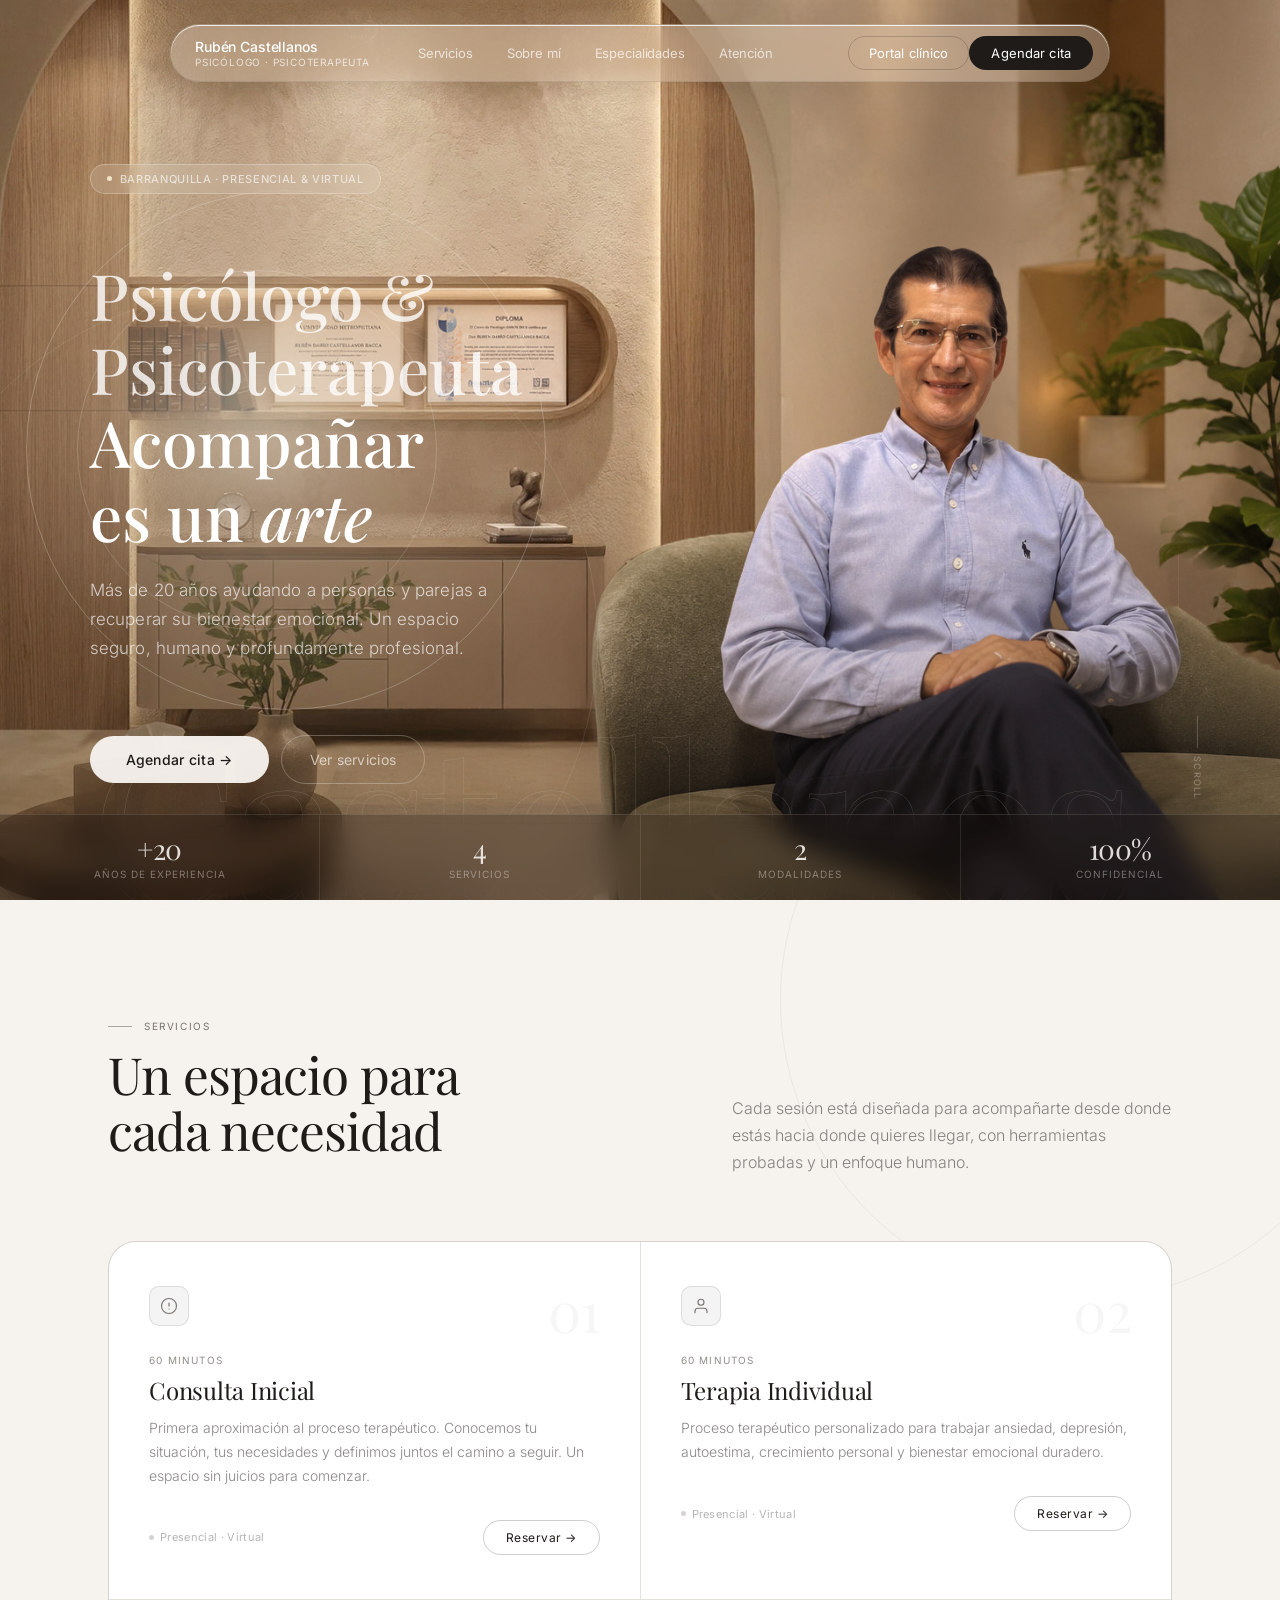
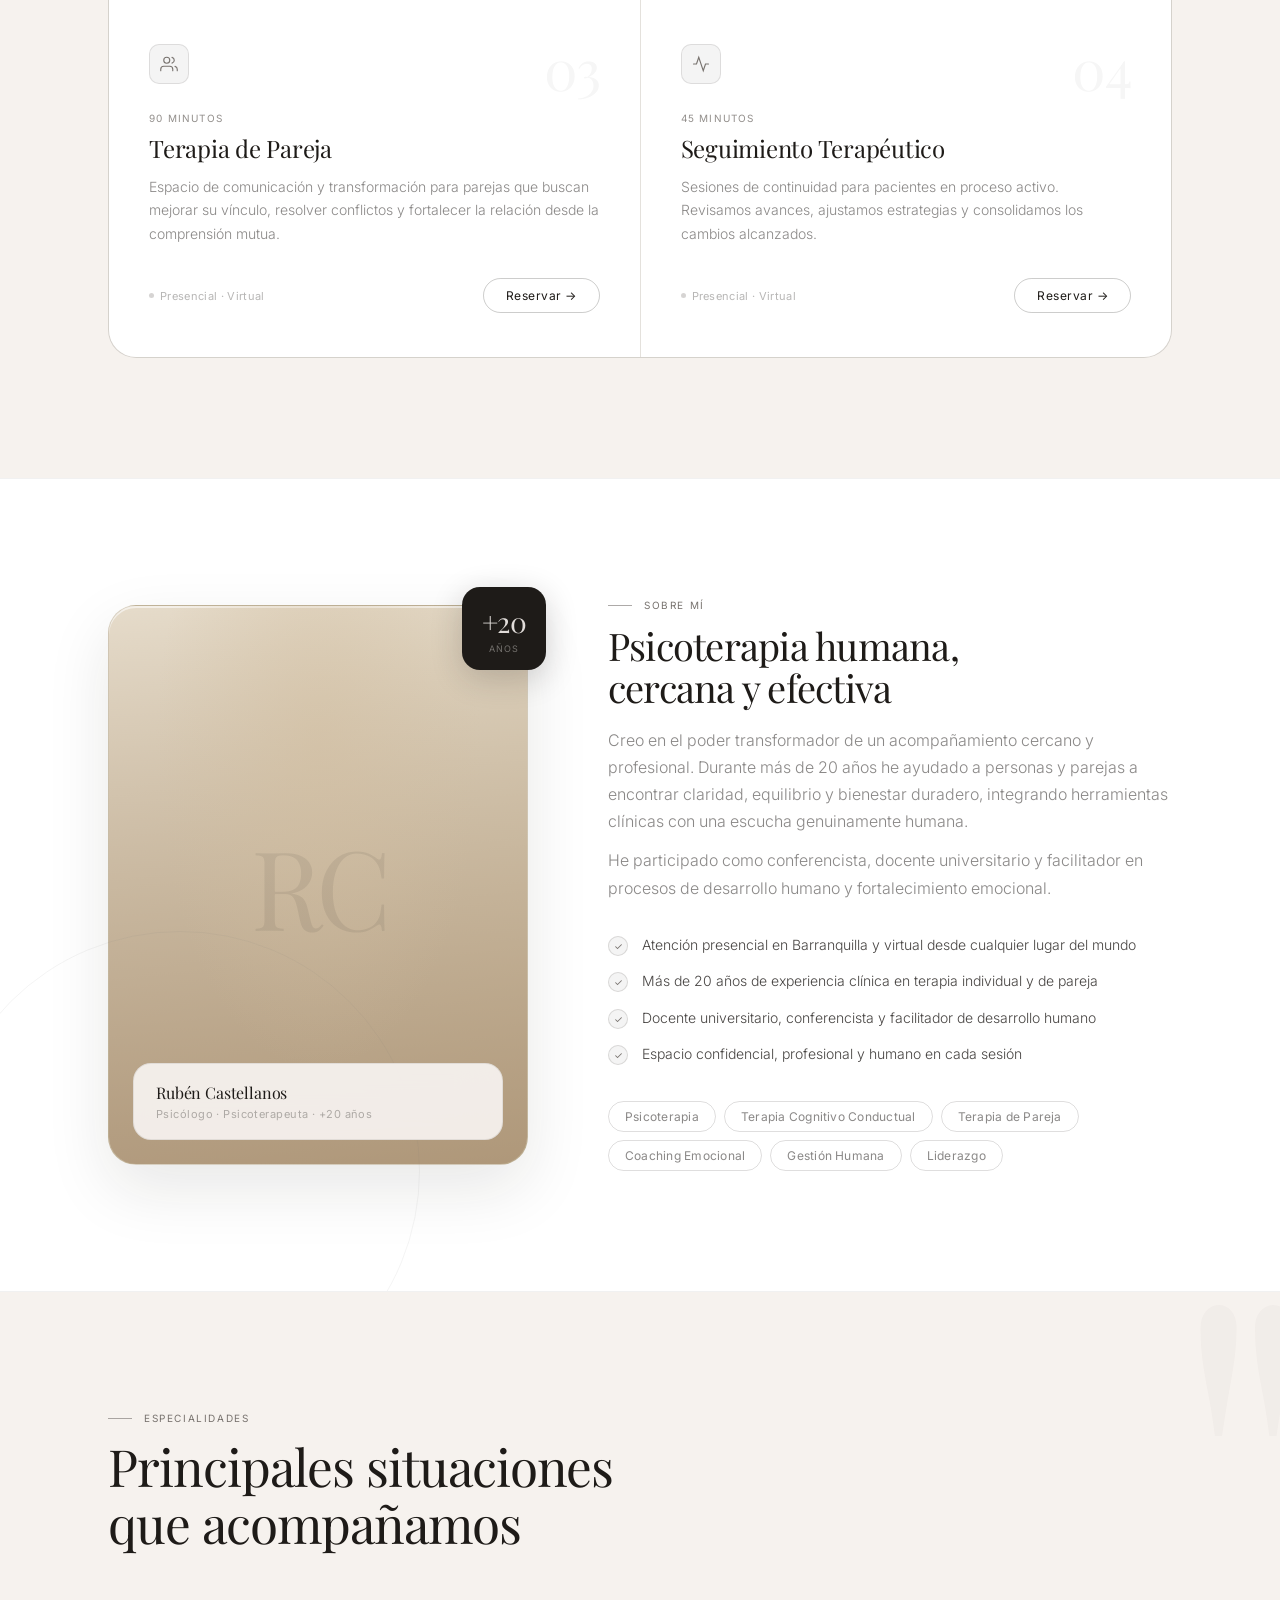
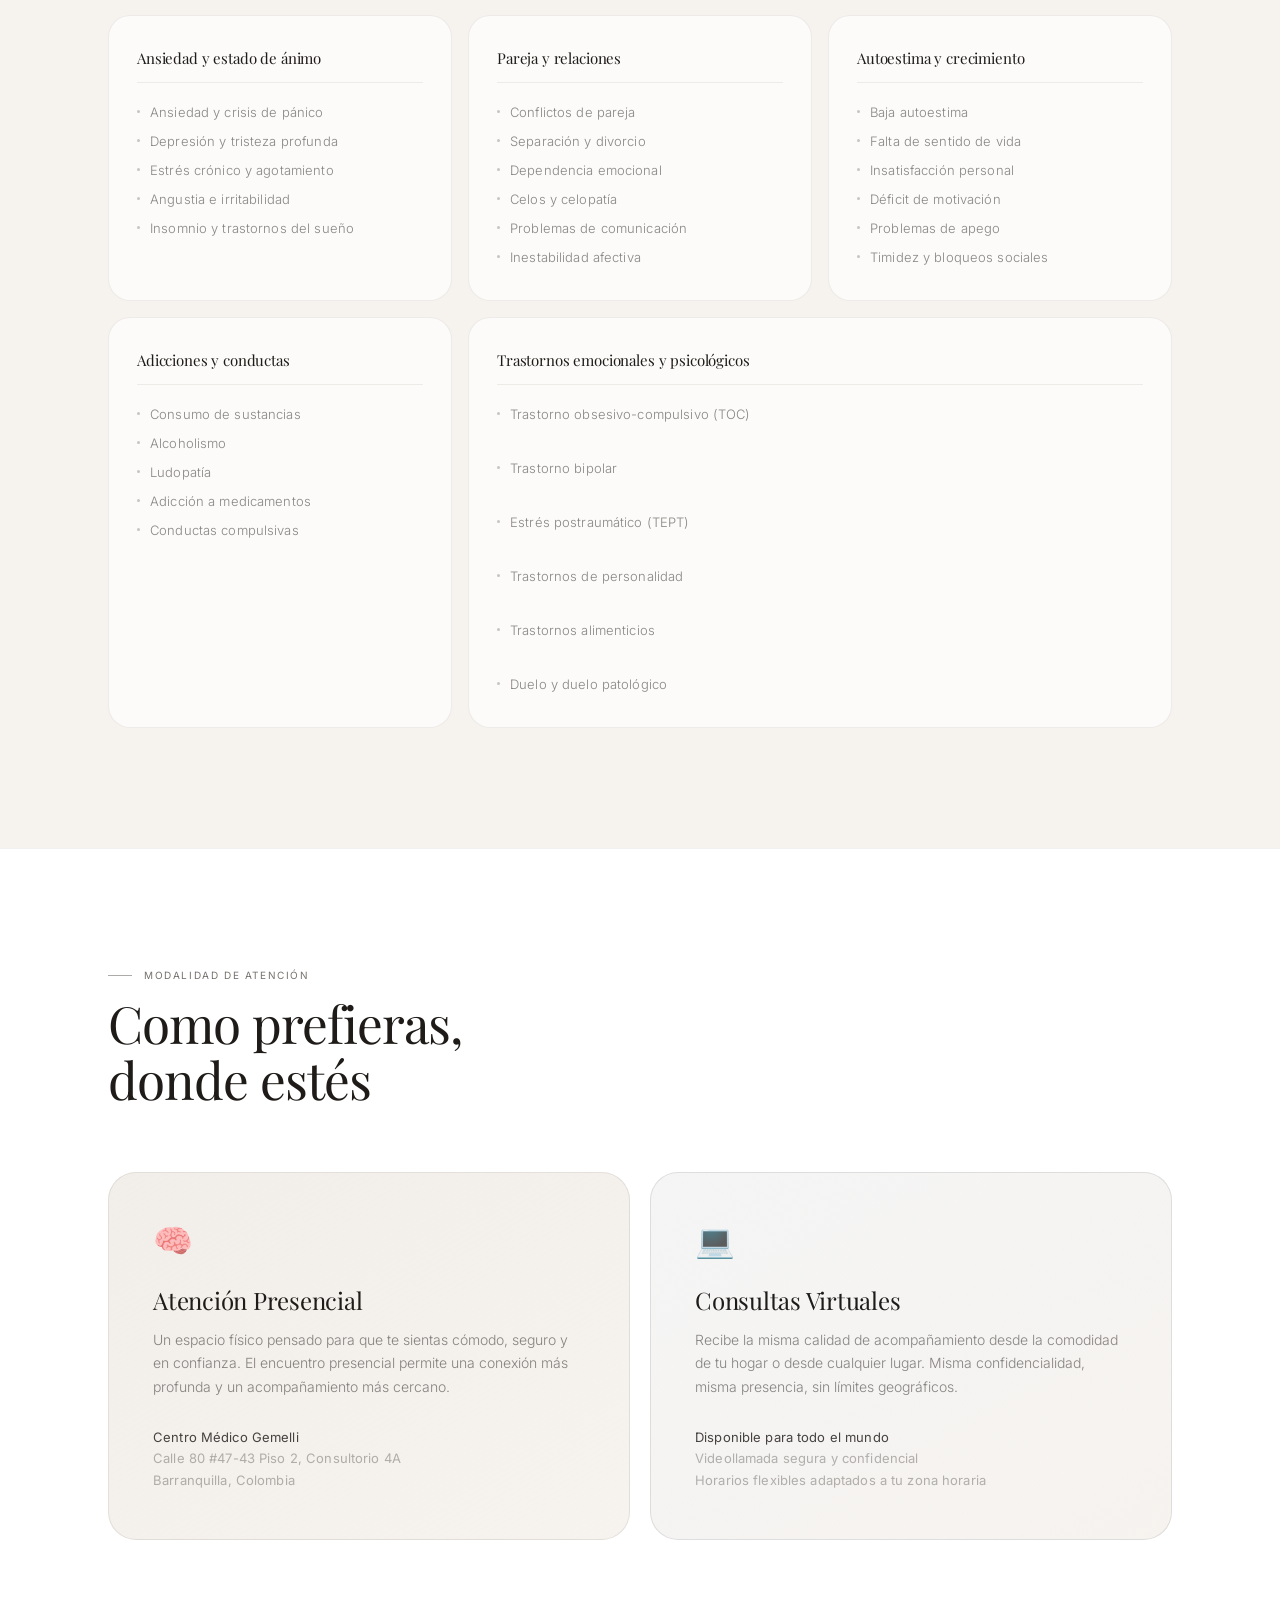
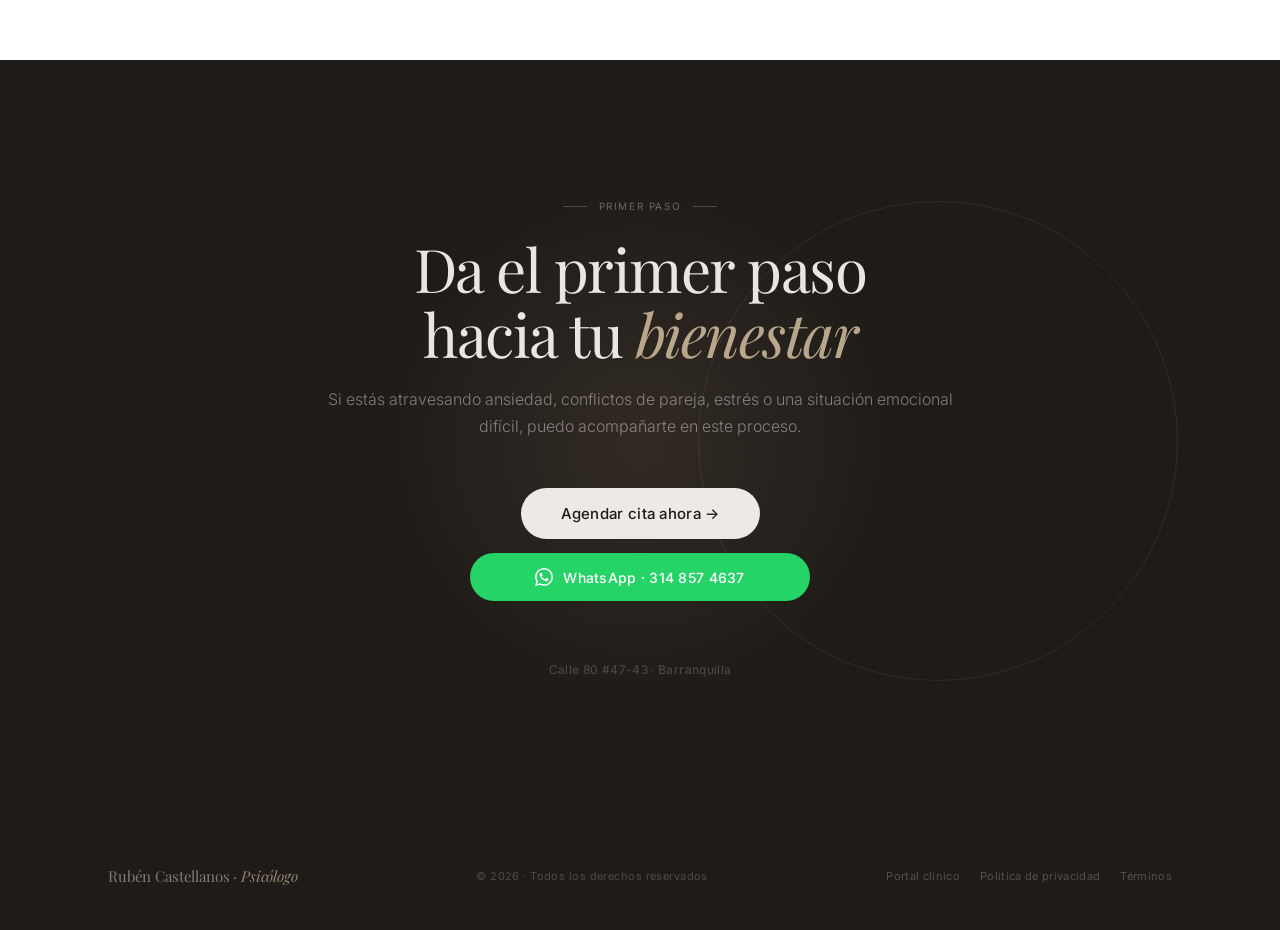
<file: index.html>
<!DOCTYPE html>
<html lang="es">
<head>
<meta charset="UTF-8">
<meta name="viewport" content="width=device-width, initial-scale=1.0">
<title>Rubén Castellanos · Psicólogo y Psicoterapeuta · Barranquilla</title>
<meta name="description" content="Psicólogo y psicoterapeuta con más de 20 años de experiencia en terapia individual y de pareja. Atención presencial en Barranquilla y virtual desde cualquier lugar.">

<!-- Google Fonts -->
<link rel="preconnect" href="https://fonts.googleapis.com">
<link rel="preconnect" href="https://fonts.gstatic.com" crossorigin>
<link href="https://fonts.googleapis.com/css2?family=Inter:wght@300;400;500&family=Playfair+Display:ital,wght@0,400;0,500;1,400;1,500&display=swap" rel="stylesheet">

<link rel="stylesheet" href="./src/styles.css">
</head>
<body>

<!-- ACCESSIBLE SKIP LINK -->
<a class="sr-only" href="#main-content">Ir al contenido principal</a>

<!-- ============================================================
     NAVIGATION
     ============================================================ -->
<nav id="navbar" role="navigation" aria-label="Navegación principal">
  <div class="navbar-inner">
   <div class="nav-logo">
    <span class="name" style="color: #FFFFFF !important;">Rubén Castellanos</span>
    <span class="role" style="color: rgba(255, 255, 255, 0.7) !important;">Psicólogo · Psicoterapeuta</span>
</div>
    <div class="nav-links">
      <a href="#services">Servicios</a>
      <a href="#about">Sobre mí</a>
      <a href="#problems">Especialidades</a>
      <a href="#modality">Atención</a>
    </div>



<a
 href="https://agenda.rubencastellanos.co"
  class="nav-cta-outline text-center flex items-center justify-center"
  aria-label="Abrir portal clínico"
>
  Portal clínico
</a>
<button class="nav-cta" onclick="openBooking()" aria-label="Abrir agenda de citas">
  Agendar cita
</button>

<button class="nav-hamburger" id="hamburger" aria-label="Menú" aria-expanded="false">
  <span></span>
  <span></span>
  <span></span>
</button>
</div>
</nav>

<!-- ============================================================
     HERO SECTION
     ============================================================ -->
<main id="main-content">
<section id="hero" aria-label="Bienvenida">
  <!-- Atmospheric layers -->
  <div class="hero-bg" aria-hidden="true"></div>
  <div class="hero-light-pool" aria-hidden="true"></div>
  <div class="hero-grain" aria-hidden="true"></div>
  <div class="hero-vignette" aria-hidden="true"></div>

  <!-- Decorative geometric circles — Nirva signature -->
  <div class="hero-circle-1" aria-hidden="true"></div>
  <div class="hero-circle-2" aria-hidden="true"></div>
  <div class="hero-circle-3" aria-hidden="true"></div>

  <!-- Editorial oversized word bleeding off screen -->
  <div class="hero-word-bottom" aria-hidden="true">Castellanos</div>

  <!-- LEFT CONTENT COLUMN -->
  <div class="hero-left">
  <div class="hero-badge" role="status">
    <span class="hero-badge-dot pulse" aria-hidden="true"></span>
    Barranquilla · Presencial &amp; Virtual
  </div>

  <h1 style="color: #FFFFFF !important;">
    <span class="sans-word" style="color: rgba(255, 255, 255, 0.8) !important;">Psicólogo &amp; Psicoterapeuta</span>
    Acompañar<br>
    es un <em style="color: #FFFFFF !important; font-style: italic;">arte</em>
  </h1>

  <p class="hero-sub" style="color: rgba(255, 255, 255, 0.7) !important;">
    Más de 20 años ayudando a personas y parejas a recuperar su bienestar emocional. Un espacio seguro, humano y profundamente profesional.
  </p>

  <div class="hero-actions">
    <button class="btn-primary" onclick="openBooking()">
      Agendar cita →
    </button>
    <a href="#services" class="btn-outline">
      Ver servicios
    </a>
  </div>
</div>

  <!-- STATS BAR -->
 <div class="hero-stats-bar" aria-label="Estadísticas">
  <div class="hero-stat-item">
    <div class="hero-stat-num">+20</div>
    <div class="hero-stat-lbl">Años de experiencia</div>
  </div>
  <div class="hero-stat-item">
    <div class="hero-stat-num">4</div>
    <div class="hero-stat-lbl">Servicios</div>
  </div>
  <div class="hero-stat-item">
    <div class="hero-stat-num">2</div>
    <div class="hero-stat-lbl">Modalidades</div>
  </div>
  <div class="hero-stat-item">
    <div class="hero-stat-num">100%</div>
    <div class="hero-stat-lbl">Confidencial</div>
  </div>
</div>

  <!-- Scroll indicator -->
  <div class="scroll-indicator" aria-hidden="true">
    <div class="line"></div>
    <span>Scroll</span>
  </div>
</section>

<!-- ============================================================
     SERVICES SECTION
     ============================================================ -->
<section id="services" aria-labelledby="services-heading">
  <div class="container">
    <div class="services-header">
      <div>
        <p class="section-eyebrow">Servicios</p>
        <h2 class="section-title" id="services-heading">
          Un espacio para<br>cada necesidad
        </h2>
      </div>
      <p class="section-sub">
        Cada sesión está diseñada para acompañarte desde donde estás hacia donde quieres llegar, con herramientas probadas y un enfoque humano.
      </p>
    </div>

    <div class="services-grid">

      <!-- CONSULTA INICIAL -->
      <article class="service-card" data-number="01" tabindex="0" aria-label="Consulta Inicial, 60 minutos">
        <div class="service-card-icon" aria-hidden="true">
          <svg viewBox="0 0 24 24" fill="none" stroke="currentColor" stroke-width="1.5" stroke-linecap="round">
            <circle cx="12" cy="12" r="10"/><path d="M12 8v4M12 16h.01"/>
          </svg>
        </div>
        <div class="service-duration">60 minutos</div>
        <h3 class="service-name">Consulta Inicial</h3>
        <p class="service-desc">
          Primera aproximación al proceso terapéutico. Conocemos tu situación, tus necesidades y definimos juntos el camino a seguir. Un espacio sin juicios para comenzar.
        </p>
        <div class="service-footer">
          <span class="service-modality">Presencial · Virtual</span>
          <button class="btn-book" onclick="openBookingWithService('Consulta Inicial','60 min')">
            Reservar →
          </button>
        </div>
      </article>

      <!-- TERAPIA INDIVIDUAL -->
      <article class="service-card" data-number="02" tabindex="0" aria-label="Terapia Individual, 60 minutos">
        <div class="service-card-icon" aria-hidden="true">
          <svg viewBox="0 0 24 24" fill="none" stroke="currentColor" stroke-width="1.5" stroke-linecap="round">
            <path d="M20 21v-2a4 4 0 0 0-4-4H8a4 4 0 0 0-4 4v2"/><circle cx="12" cy="7" r="4"/>
          </svg>
        </div>
        <div class="service-duration">60 minutos</div>
        <h3 class="service-name">Terapia Individual</h3>
        <p class="service-desc">
          Proceso terapéutico personalizado para trabajar ansiedad, depresión, autoestima, crecimiento personal y bienestar emocional duradero.
        </p>
        <div class="service-footer">
          <span class="service-modality">Presencial · Virtual</span>
          <button class="btn-book" onclick="openBookingWithService('Terapia Individual','60 min')">
            Reservar →
          </button>
        </div>
      </article>

      <!-- TERAPIA DE PAREJA -->
      <article class="service-card" data-number="03" tabindex="0" aria-label="Terapia de Pareja, 90 minutos">
        <div class="service-card-icon" aria-hidden="true">
          <svg viewBox="0 0 24 24" fill="none" stroke="currentColor" stroke-width="1.5" stroke-linecap="round">
            <path d="M17 21v-2a4 4 0 0 0-4-4H5a4 4 0 0 0-4 4v2"/><circle cx="9" cy="7" r="4"/>
            <path d="M23 21v-2a4 4 0 0 0-3-3.87"/><path d="M16 3.13a4 4 0 0 1 0 7.75"/>
          </svg>
        </div>
        <div class="service-duration">90 minutos</div>
        <h3 class="service-name">Terapia de Pareja</h3>
        <p class="service-desc">
          Espacio de comunicación y transformación para parejas que buscan mejorar su vínculo, resolver conflictos y fortalecer la relación desde la comprensión mutua.
        </p>
        <div class="service-footer">
          <span class="service-modality">Presencial · Virtual</span>
          <button class="btn-book" onclick="openBookingWithService('Terapia de Pareja','90 min')">
            Reservar →
          </button>
        </div>
      </article>

      <!-- SEGUIMIENTO -->
      <article class="service-card" data-number="04" tabindex="0" aria-label="Seguimiento Terapéutico, 45 minutos">
        <div class="service-card-icon" aria-hidden="true">
          <svg viewBox="0 0 24 24" fill="none" stroke="currentColor" stroke-width="1.5" stroke-linecap="round">
            <polyline points="22 12 18 12 15 21 9 3 6 12 2 12"/>
          </svg>
        </div>
        <div class="service-duration">45 minutos</div>
        <h3 class="service-name">Seguimiento Terapéutico</h3>
        <p class="service-desc">
          Sesiones de continuidad para pacientes en proceso activo. Revisamos avances, ajustamos estrategias y consolidamos los cambios alcanzados.
        </p>
        <div class="service-footer">
          <span class="service-modality">Presencial · Virtual</span>
          <button class="btn-book" onclick="openBookingWithService('Seguimiento Terapéutico','45 min')">
            Reservar →
          </button>
        </div>
      </article>

    </div>
  </div>
</section>

<!-- ============================================================
     ABOUT SECTION
     ============================================================ -->
<section id="about" aria-labelledby="about-heading">
  <div class="container">
    <div class="about-grid">

      <div class="about-photo-wrap">
        <div class="about-photo-card">
          <div class="about-photo-bg">
            <div class="about-initials" aria-hidden="true">RC</div>
          </div>
          <div class="about-photo-badge">
            <div class="badge-name">Rubén Castellanos</div>
            <div class="badge-role">Psicólogo · Psicoterapeuta · +20 años</div>
          </div>
        </div>
        <div class="about-floating-tag" aria-hidden="true">
          <div class="num">+20</div>
          <div class="lbl">Años</div>
        </div>
      </div>

      <div>
        <p class="section-eyebrow">Sobre mí</p>
        <h2 class="section-title" id="about-heading" style="font-size: clamp(24px, 3vw, 38px);">
          Psicoterapia humana,<br>cercana y efectiva
        </h2>
        <p class="section-sub" style="max-width: 100%; margin-top: 16px;">
          Creo en el poder transformador de un acompañamiento cercano y profesional. Durante más de 20 años he ayudado a personas y parejas a encontrar claridad, equilibrio y bienestar duradero, integrando herramientas clínicas con una escucha genuinamente humana.
        </p>
        <p class="section-sub" style="max-width: 100%; margin-top: 12px;">
          He participado como conferencista, docente universitario y facilitador en procesos de desarrollo humano y fortalecimiento emocional.
        </p>

        <div class="about-credentials" role="list">
          <div class="credential-item" role="listitem">
            <div class="credential-check" aria-hidden="true">✓</div>
            <span class="credential-text">Atención presencial en Barranquilla y virtual desde cualquier lugar del mundo</span>
          </div>
          <div class="credential-item" role="listitem">
            <div class="credential-check" aria-hidden="true">✓</div>
            <span class="credential-text">Más de 20 años de experiencia clínica en terapia individual y de pareja</span>
          </div>
          <div class="credential-item" role="listitem">
            <div class="credential-check" aria-hidden="true">✓</div>
            <span class="credential-text">Docente universitario, conferencista y facilitador de desarrollo humano</span>
          </div>
          <div class="credential-item" role="listitem">
            <div class="credential-check" aria-hidden="true">✓</div>
            <span class="credential-text">Espacio confidencial, profesional y humano en cada sesión</span>
          </div>
        </div>

        <div class="tags-list" role="list" aria-label="Especialidades">
          <span class="tag-pill" role="listitem">Psicoterapia</span>
          <span class="tag-pill" role="listitem">Terapia Cognitivo Conductual</span>
          <span class="tag-pill" role="listitem">Terapia de Pareja</span>
          <span class="tag-pill" role="listitem">Coaching Emocional</span>
          <span class="tag-pill" role="listitem">Gestión Humana</span>
          <span class="tag-pill" role="listitem">Liderazgo</span>
        </div>
      </div>
    </div>
  </div>
</section>

<!-- ============================================================
     PROBLEMS / SPECIALTIES SECTION
     ============================================================ -->
<section id="problems" aria-labelledby="problems-heading">
  <div class="container">
    <p class="section-eyebrow">Especialidades</p>
    <h2 class="section-title" id="problems-heading">
      Principales situaciones<br>que acompañamos
    </h2>

    <div class="problems-grid">

      <div class="problem-category">
        <div class="problem-cat-title">Ansiedad y estado de ánimo</div>
        <ul class="problem-list">
          <li>Ansiedad y crisis de pánico</li>
          <li>Depresión y tristeza profunda</li>
          <li>Estrés crónico y agotamiento</li>
          <li>Angustia e irritabilidad</li>
          <li>Insomnio y trastornos del sueño</li>
        </ul>
      </div>

      <div class="problem-category">
        <div class="problem-cat-title">Pareja y relaciones</div>
        <ul class="problem-list">
          <li>Conflictos de pareja</li>
          <li>Separación y divorcio</li>
          <li>Dependencia emocional</li>
          <li>Celos y celopatía</li>
          <li>Problemas de comunicación</li>
          <li>Inestabilidad afectiva</li>
        </ul>
      </div>

      <div class="problem-category">
        <div class="problem-cat-title">Autoestima y crecimiento</div>
        <ul class="problem-list">
          <li>Baja autoestima</li>
          <li>Falta de sentido de vida</li>
          <li>Insatisfacción personal</li>
          <li>Déficit de motivación</li>
          <li>Problemas de apego</li>
          <li>Timidez y bloqueos sociales</li>
        </ul>
      </div>

      <div class="problem-category">
        <div class="problem-cat-title">Adicciones y conductas</div>
        <ul class="problem-list">
          <li>Consumo de sustancias</li>
          <li>Alcoholismo</li>
          <li>Ludopatía</li>
          <li>Adicción a medicamentos</li>
          <li>Conductas compulsivas</li>
        </ul>
      </div>

      <div class="problem-category" style="grid-column: span 2;">
        <div class="problem-cat-title">Trastornos emocionales y psicológicos</div>
        <ul class="problem-list" style="columns: 2; gap: 32px;">
          <li>Trastorno obsesivo-compulsivo (TOC)</li>
          <li>Trastorno bipolar</li>
          <li>Estrés postraumático (TEPT)</li>
          <li>Trastornos de personalidad</li>
          <li>Trastornos alimenticios</li>
          <li>Duelo y duelo patológico</li>
        </ul>
      </div>

    </div>
  </div>
</section>

<!-- ============================================================
     MODALITY SECTION
     ============================================================ -->
<section id="modality" aria-labelledby="modality-heading">
  <div class="container">
    <p class="section-eyebrow">Modalidad de atención</p>
    <h2 class="section-title" id="modality-heading">
      Como prefieras,<br>donde estés
    </h2>

    <div class="modality-cards">

      <div class="modality-card presencial">
        <div class="modality-icon" aria-hidden="true">🧠</div>
        <h3 class="modality-title">Atención Presencial</h3>
        <p class="modality-desc">
          Un espacio físico pensado para que te sientas cómodo, seguro y en confianza. El encuentro presencial permite una conexión más profunda y un acompañamiento más cercano.
        </p>
        <p class="modality-detail">
          <strong>Centro Médico Gemelli</strong><br>
          Calle 80 #47-43 Piso 2, Consultorio 4A<br>
          Barranquilla, Colombia
        </p>
      </div>

      <div class="modality-card virtual">
        <div class="modality-icon" aria-hidden="true">💻</div>
        <h3 class="modality-title">Consultas Virtuales</h3>
        <p class="modality-desc">
          Recibe la misma calidad de acompañamiento desde la comodidad de tu hogar o desde cualquier lugar. Misma confidencialidad, misma presencia, sin límites geográficos.
        </p>
        <p class="modality-detail">
          <strong>Disponible para todo el mundo</strong><br>
          Videollamada segura y confidencial<br>
          Horarios flexibles adaptados a tu zona horaria
        </p>
      </div>

    </div>
  </div>
</section>

<!-- ============================================================
     CTA SECTION
     ============================================================ -->
<section id="cta-section" aria-labelledby="cta-heading">
  <div class="cta-content">
    <div class="cta-eyebrow">Primer paso</div>
    <h2 id="cta-heading">
      Da el primer paso<br>hacia tu <em>bienestar</em>
    </h2>
    <p>
      Si estás atravesando ansiedad, conflictos de pareja, estrés o una situación emocional difícil, puedo acompañarte en este proceso.
    </p>
    <div class="cta-actions">
      <button class="btn-primary" style="font-size: 15px; padding: 16px 40px;" onclick="openBooking()">
        Agendar cita ahora →
      </button>
      <a href="https://wa.me/573148574637?text=Hola%20Rub%C3%A9n%2C%20me%20gustar%C3%ADa%20agendar%20una%20cita." class="btn-wa" target="_blank" rel="noopener" style="max-width: 340px; text-decoration: none;">
        <svg width="18" height="18" viewBox="0 0 24 24" fill="currentColor" aria-hidden="true"><path d="M17.472 14.382c-.297-.149-1.758-.867-2.03-.967-.273-.099-.471-.148-.67.15-.197.297-.767.966-.94 1.164-.173.199-.347.223-.644.075-.297-.15-1.255-.463-2.39-1.475-.883-.788-1.48-1.761-1.653-2.059-.173-.297-.018-.458.13-.606.134-.133.298-.347.446-.52.149-.174.198-.298.298-.497.099-.198.05-.371-.025-.52-.075-.149-.669-1.612-.916-2.207-.242-.579-.487-.5-.669-.51-.173-.008-.371-.01-.57-.01-.198 0-.52.074-.792.372-.272.297-1.04 1.016-1.04 2.479 0 1.462 1.065 2.875 1.213 3.074.149.198 2.096 3.2 5.077 4.487.709.306 1.262.489 1.694.625.712.227 1.36.195 1.871.118.571-.085 1.758-.719 2.006-1.413.248-.694.248-1.289.173-1.413-.074-.124-.272-.198-.57-.347m-5.421 7.403h-.004a9.87 9.87 0 01-5.031-1.378l-.361-.214-3.741.982.998-3.648-.235-.374a9.86 9.86 0 01-1.51-5.26c.001-5.45 4.436-9.884 9.888-9.884 2.64 0 5.122 1.03 6.988 2.898a9.825 9.825 0 012.893 6.994c-.003 5.45-4.437 9.884-9.885 9.884m8.413-18.297A11.815 11.815 0 0012.05 0C5.495 0 .16 5.335.157 11.892c0 2.096.547 4.142 1.588 5.945L.057 24l6.305-1.654a11.882 11.882 0 005.683 1.448h.005c6.554 0 11.89-5.335 11.893-11.893a11.821 11.821 0 00-3.48-8.413z"/></svg>
        WhatsApp · 314 857 4637
      </a>
    </div>
    <div class="cta-address">
        Calle 80 #47-43  · Barranquilla
    </div>
  </div>
</section>
</main>

<!-- ============================================================
     FOOTER
     ============================================================ -->
<footer role="contentinfo">
  <div class="container">
    <div class="footer-inner">
      <div class="footer-logo">Rubén Castellanos · <span>Psicólogo</span></div>
      <div class="footer-copy">© 2026 · Todos los derechos reservados</div>
      <div class="footer-links">
<a href="https://agenda.rubencastellanos.co">Portal clínico</a>
        <a href="#">Política de privacidad</a>
        <a href="#">Términos</a>
      </div>
    </div>
  </div>
</footer>

<div id="booking-overlay" role="dialog" aria-modal="true" aria-label="Agendar cita">
  <div class="booking-modal">
    <button class="modal-close" onclick="closeBooking()" aria-label="Cerrar">×</button>

    <!-- STEP INDICATOR -->
    <div class="step-indicator" role="list" aria-label="Pasos del proceso">
      <div class="step-item-wrap" role="listitem">
        <div class="step-circle active" id="sc1">1</div>
        <div class="step-label">Servicio</div>
      </div>
      <div class="step-connector" id="sl1" aria-hidden="true"></div>
      <div class="step-item-wrap" role="listitem">
        <div class="step-circle pending" id="sc2">2</div>
        <div class="step-label">Fecha</div>
      </div>
      <div class="step-connector" id="sl2" aria-hidden="true"></div>
      <div class="step-item-wrap" role="listitem">
        <div class="step-circle pending" id="sc3">3</div>
        <div class="step-label">Confirmar</div>
      </div>
      <div class="step-connector" id="sl3" aria-hidden="true"></div>
      <div class="step-item-wrap" role="listitem">
        <div class="step-circle pending" id="sc4">✓</div>
        <div class="step-label">Listo</div>
      </div>
    </div>

    <!-- STEP 1: SELECT SERVICE -->
    <div class="booking-screen active" id="bs1">
      <div class="booking-screen-header">
        <p class="eyebrow">Paso 1 de 3</p>
        <h2>¿Qué tipo de sesión necesitas?</h2>
        <p>Cada espacio está diseñado para acompañarte de manera diferente.</p>
      </div>

      <div style="margin-bottom: 20px;">
        <div class="form-label">Modalidad de atención</div>
        <div class="modality-toggle">
          <button class="modal-mod-opt selected" onclick="selectMod(this)" type="button">🧠 Presencial · Barranquilla</button>
          <button class="modal-mod-opt" onclick="selectMod(this)" type="button">💻 Virtual · Desde cualquier lugar</button>
        </div>
      </div>

      <div class="booking-services" role="radiogroup" aria-label="Seleccionar servicio">
        <div class="booking-service-opt" onclick="selectBookingService(this,'Consulta Inicial','60 min')" tabindex="0" role="radio" aria-checked="false">
          <div class="dur">60 min</div>
          <div class="nm">Consulta Inicial</div>
          <div class="dsc">Primera sesión de evaluación y plan terapéutico.</div>
          <div class="sel-dot" aria-hidden="true"></div>
        </div>
        <div class="booking-service-opt" onclick="selectBookingService(this,'Terapia Individual','60 min')" tabindex="0" role="radio" aria-checked="false">
          <div class="dur">60 min</div>
          <div class="nm">Terapia Individual</div>
          <div class="dsc">Proceso personalizado. Ansiedad, autoestima, bienestar.</div>
          <div class="sel-dot" aria-hidden="true"></div>
        </div>
        <div class="booking-service-opt" onclick="selectBookingService(this,'Terapia de Pareja','90 min')" tabindex="0" role="radio" aria-checked="false">
          <div class="dur">90 min</div>
          <div class="nm">Terapia de Pareja</div>
          <div class="dsc">Comunicación, conflictos y fortalecimiento del vínculo.</div>
          <div class="sel-dot" aria-hidden="true"></div>
        </div>
      </div>

      <div class="booking-actions">
        <button class="btn-next-step" id="btn-step1" disabled onclick="goToStep(2)">
          Elegir fecha y hora →
        </button>
      </div>
    </div>

    <!-- STEP 2: CALENDAR + SLOTS -->
    <div class="booking-screen" id="bs2">
      <div class="booking-screen-header">
        <p class="eyebrow">Paso 2 de 3</p>
        <h2>Escoge fecha y horario</h2>
        <p>Disponibilidad actualizada en tiempo real.</p>
      </div>

      <div class="calendar-slots-layout">
        <div class="cal-wrap">
          <div class="cal-header">
            <button class="cal-nav-btn" onclick="changeMonth(-1)" aria-label="Mes anterior">‹</button>
            <span class="cal-month-label" id="cal-month-label"></span>
            <button class="cal-nav-btn" onclick="changeMonth(1)" aria-label="Mes siguiente">›</button>
          </div>
          <div class="cal-grid" role="grid" aria-label="Calendario">
            <div class="cal-day-hdr" aria-label="Lunes">Lun</div>
            <div class="cal-day-hdr" aria-label="Martes">Mar</div>
            <div class="cal-day-hdr" aria-label="Miércoles">Mié</div>
            <div class="cal-day-hdr" aria-label="Jueves">Jue</div>
            <div class="cal-day-hdr" aria-label="Viernes">Vie</div>
            <div class="cal-day-hdr" aria-label="Sábado">Sáb</div>
            <div class="cal-day-hdr" aria-label="Domingo">Dom</div>
          </div>
          <div class="cal-grid" id="cal-days-grid" role="grid"></div>
        </div>

        <div class="slots-panel">
          <div class="slots-title" id="slots-title">Selecciona un día</div>
          <div class="slots-list" id="slots-list">
            <p style="font-size:13px; color: var(--dim-3); text-align:center; margin-top:32px; line-height:1.7;">
              Elige una fecha disponible
            </p>
          </div>
        </div>
      </div>

      <div class="booking-actions">
        <button class="btn-next-step" id="btn-step2" disabled onclick="goToStep(3)">
          Continuar →
        </button>
        <button class="btn-prev-step" onclick="goToStep(1)">← Volver</button>
      </div>
    </div>

    <!-- STEP 3: CONFIRM -->
    <div class="booking-screen" id="bs3">
      <div class="booking-screen-header">
        <p class="eyebrow">Paso 3 de 3</p>
        <h2>Confirma tu cita</h2>
        <p>Revisa los detalles antes de confirmar.</p>
      </div>

      <div class="confirm-card" role="summary" aria-label="Resumen de tu cita">
        <div class="confirm-row">
          <span class="confirm-lbl">Servicio</span>
          <span class="confirm-val" id="cv-service">—</span>
        </div>
        <div class="confirm-row">
          <span class="confirm-lbl">Modalidad</span>
          <span class="confirm-val" id="cv-mod">—</span>
        </div>
        <div class="confirm-row">
          <span class="confirm-lbl">Fecha</span>
          <span class="confirm-val" id="cv-date">—</span>
        </div>
        <div class="confirm-row">
          <span class="confirm-lbl">Hora</span>
          <span class="confirm-val" id="cv-time">—</span>
        </div>
        <div class="confirm-row">
          <span class="confirm-lbl">Duración</span>
          <span class="confirm-val" id="cv-dur">—</span>
        </div>
        <div class="confirm-row">
          <span class="confirm-lbl">Ubicación</span>
          <span class="confirm-val" id="cv-loc">—</span>
        </div>
      </div>

      <div class="booking-actions">
        <button class="btn-next-step" onclick="goToStep(4)">Confirmar cita →</button>
        <button class="btn-prev-step" onclick="goToStep(2)">← Volver al calendario</button>
      </div>
    </div>

    <!-- STEP 4: DONE -->
    <div class="booking-screen" id="bs4">
      <div class="confirm-header">
        <div class="confirm-icon" aria-hidden="true">✓</div>
        <h2 class="confirm-title">¡Cita reservada!</h2>
        <p class="confirm-subtitle">Recibirás un recordatorio antes de tu sesión.<br>También puedes escribirme directamente por WhatsApp para confirmar.</p>
      </div>

      <button class="btn-wa" id="btn-wa-confirm" aria-label="Escribir a Rubén por WhatsApp">
        <svg width="20" height="20" viewBox="0 0 24 24" fill="currentColor" aria-hidden="true"><path d="M17.472 14.382c-.297-.149-1.758-.867-2.03-.967-.273-.099-.471-.148-.67.15-.197.297-.767.966-.94 1.164-.173.199-.347.223-.644.075-.297-.15-1.255-.463-2.39-1.475-.883-.788-1.48-1.761-1.653-2.059-.173-.297-.018-.458.13-.606.134-.133.298-.347.446-.52.149-.174.198-.298.298-.497.099-.198.05-.371-.025-.52-.075-.149-.669-1.612-.916-2.207-.242-.579-.487-.5-.669-.51-.173-.008-.371-.01-.57-.01-.198 0-.52.074-.792.372-.272.297-1.04 1.016-1.04 2.479 0 1.462 1.065 2.875 1.213 3.074.149.198 2.096 3.2 5.077 4.487.709.306 1.262.489 1.694.625.712.227 1.36.195 1.871.118.571-.085 1.758-.719 2.006-1.413.248-.694.248-1.289.173-1.413-.074-.124-.272-.198-.57-.347m-5.421 7.403h-.004a9.87 9.87 0 01-5.031-1.378l-.361-.214-3.741.982.998-3.648-.235-.374a9.86 9.86 0 01-1.51-5.26c.001-5.45 4.436-9.884 9.888-9.884 2.64 0 5.122 1.03 6.988 2.898a9.825 9.825 0 012.893 6.994c-.003 5.45-4.437 9.884-9.885 9.884m8.413-18.297A11.815 11.815 0 0012.05 0C5.495 0 .16 5.335.157 11.892c0 2.096.547 4.142 1.588 5.945L.057 24l6.305-1.654a11.882 11.882 0 005.683 1.448h.005c6.554 0 11.89-5.335 11.893-11.893a11.821 11.821 0 00-3.48-8.413z"></path></svg>
        Escribir a Rubén · WhatsApp
      </button>
      <button class="btn-prev-step" onclick="closeBooking()">Cerrar</button>
    </div>

  </div>
</div>
<script>

var monthNames = [
'Enero','Febrero','Marzo','Abril','Mayo','Junio',
'Julio','Agosto','Septiembre','Octubre','Noviembre','Diciembre'
];

var availableSlots = [
'8:00 AM',
'9:00 AM',
'10:00 AM',
'11:00 AM',
'2:00 PM',
'3:00 PM',
'4:00 PM',
'5:00 PM'
];

var availableDays = [1,2,3,4,5,6];


var state = {
 service:'',
 dur:'',
 mod:'Presencial · Barranquilla',
 day:'',
 dayLabel:'',
 time:'',
 month:new Date().getMonth(),
 year:new Date().getFullYear()
};


function openBooking(){
 document.getElementById('booking-overlay').classList.add('open');
 document.body.style.overflow='hidden';
 renderCalendar();
}


function openBookingWithService(svc,dur){
 openBooking();
 setTimeout(function(){
   var opts=document.querySelectorAll('.booking-service-opt');
   opts.forEach(function(o){
     var nm=o.querySelector('.nm');
     if(nm && nm.textContent.trim()===svc){
       selectBookingService(o,svc,dur);
     }
   });
 },100);
}


function closeBooking(){
 document.getElementById('booking-overlay').classList.remove('open');
 document.body.style.overflow='';
}


function selectMod(el){
 document.querySelectorAll('.modal-mod-opt')
 .forEach(function(e){e.classList.remove('selected')});

 el.classList.add('selected');

 state.mod = el.textContent
 .trim()
 .replace(/🧠|💻/g,'')
 .trim();

 updateConfirmCard();
}


function selectBookingService(el,svc,dur){

 document.querySelectorAll('.booking-service-opt')
 .forEach(function(e){
   e.classList.remove('selected');
   e.setAttribute('aria-checked','false');
 });

 el.classList.add('selected');
 el.setAttribute('aria-checked','true');

 state.service=svc;
 state.dur=dur;

 document.getElementById('btn-step1').disabled=false;

 updateConfirmCard();
}


function goToStep(n){

 for(var i=1;i<=4;i++){

 let screen=document.getElementById('bs'+i);
 if(screen) screen.classList.remove('active');

 let sc=document.getElementById('sc'+i);

 if(sc){
 sc.classList.remove('done','active','pending');

 if(i<n) sc.classList.add('done');
 else if(i===n) sc.classList.add('active');
 else sc.classList.add('pending');
 }

 }

 for(var j=1;j<=3;j++){
 let sl=document.getElementById('sl'+j);
 if(sl) sl.classList.toggle('done', j<n);
 }

 document.getElementById('bs'+n).classList.add('active');

 renderCalendar();

}


function renderCalendar(){

var grid=document.getElementById('cal-days-grid');

if(!grid)return;

document.getElementById('cal-month-label').textContent =
monthNames[state.month]+' '+state.year;


grid.innerHTML='';


var days=new Date(
state.year,
state.month+1,
0
).getDate();

var firstDay=new Date(state.year,state.month,1).getDay();
var startOffset=(firstDay===0)?6:firstDay-1;

for(let e=0;e<startOffset;e++){
let empty=document.createElement('div');
empty.className='cal-day';
grid.appendChild(empty);
}

for(let d=1;d<=days;d++){

let date=new Date(state.year,state.month,d);

let cell=document.createElement('div');

let today=new Date();
today.setHours(0,0,0,0);

let isPast = date < today;
let isAvailable = availableDays.indexOf(date.getDay())!==-1 && !isPast;

cell.className='cal-day' + (isAvailable ? ' avail' : '');
if(date.getTime()===today.getTime()) cell.classList.add('today');
if(state.day===d) cell.classList.add('selected');

cell.textContent=d;


if(isAvailable){
cell.setAttribute('tabindex','0');
cell.setAttribute('role','button');
cell.onclick=function(){

selectDay(this,d,date);

};
}

grid.appendChild(cell);

}

}



function changeMonth(dir){

state.month+=dir;

if(state.month>11){
state.month=0;
state.year++;
}

if(state.month<0){
state.month=11;
state.year--;
}

state.day='';
state.time='';
document.getElementById('btn-step2').disabled=true;

renderCalendar();
renderSlots();

}


function selectDay(el,day,date){

document.querySelectorAll('.cal-day')
.forEach(function(c){
c.classList.remove('selected');
});


el.classList.add('selected');

state.day=day;

var dayNames=['Dom','Lun','Mar','Mié','Jue','Vie','Sáb'];
state.dayLabel=
dayNames[date.getDay()]+' '+day+' '+monthNames[state.month]+' '+state.year;

state.time='';
document.getElementById('btn-step2').disabled=true;

renderSlots();
updateConfirmCard();

}


function renderSlots(){

var container=document.getElementById('slots-list');
var title=document.getElementById('slots-title');

if(!state.day){
if(title) title.textContent='Selecciona un día';
container.innerHTML='<p style="font-size:13px;color:var(--dim-3);text-align:center;margin-top:32px;line-height:1.7;">Elige una fecha disponible</p>';
return;
}

if(title) title.textContent=state.dayLabel;

container.innerHTML='';


availableSlots.forEach(function(slot){

let btn=document.createElement('button');

btn.className='time-slot-btn' + (slot===state.time ? ' selected' : '');

btn.innerHTML=slot+'<span class="avail-lbl">Libre</span>';

btn.onclick=function(){

selectTimeSlot(this,slot);

};

container.appendChild(btn);

});

}



function selectTimeSlot(el,t){

document.querySelectorAll('.time-slot-btn')
.forEach(function(b){
b.classList.remove('selected');
});

el.classList.add('selected');

state.time=t;

document.getElementById('btn-step2').disabled=false;

updateConfirmCard();

}



function updateConfirmCard(){

let s=document.getElementById('cv-service');
if(s)s.textContent=state.service||'—';

let m=document.getElementById('cv-mod');
if(m)m.textContent=state.mod||'—';

let d=document.getElementById('cv-date');
if(d)d.textContent=state.dayLabel||'—';

let t=document.getElementById('cv-time');
if(t)t.textContent=state.time||'—';

let du=document.getElementById('cv-dur');
if(du)du.textContent=state.dur ? state.dur+' minutos' : '—';

let lo=document.getElementById('cv-loc');
if(lo){
let isPresencial=state.mod && state.mod.toLowerCase().indexOf('presencial')!==-1;
lo.textContent = isPresencial
? 'Calle 80 #47-43 Piso 2, Consultorio 4A · Barranquilla'
: 'Videollamada · Enlace enviado por WhatsApp';
}

let waBtn=document.getElementById('btn-wa-confirm');
if(waBtn){
let msg='Hola Rubén, quisiera confirmar mi cita:\n'
+'• Servicio: '+(state.service||'—')+'\n'
+'• Modalidad: '+(state.mod||'—')+'\n'
+'• Fecha: '+(state.dayLabel||'—')+'\n'
+'• Hora: '+(state.time||'—');
waBtn.onclick=function(){
window.open('https://wa.me/573148574637?text='+encodeURIComponent(msg),'_blank');
};
}

}


</script>

</body>
</html>
</file>
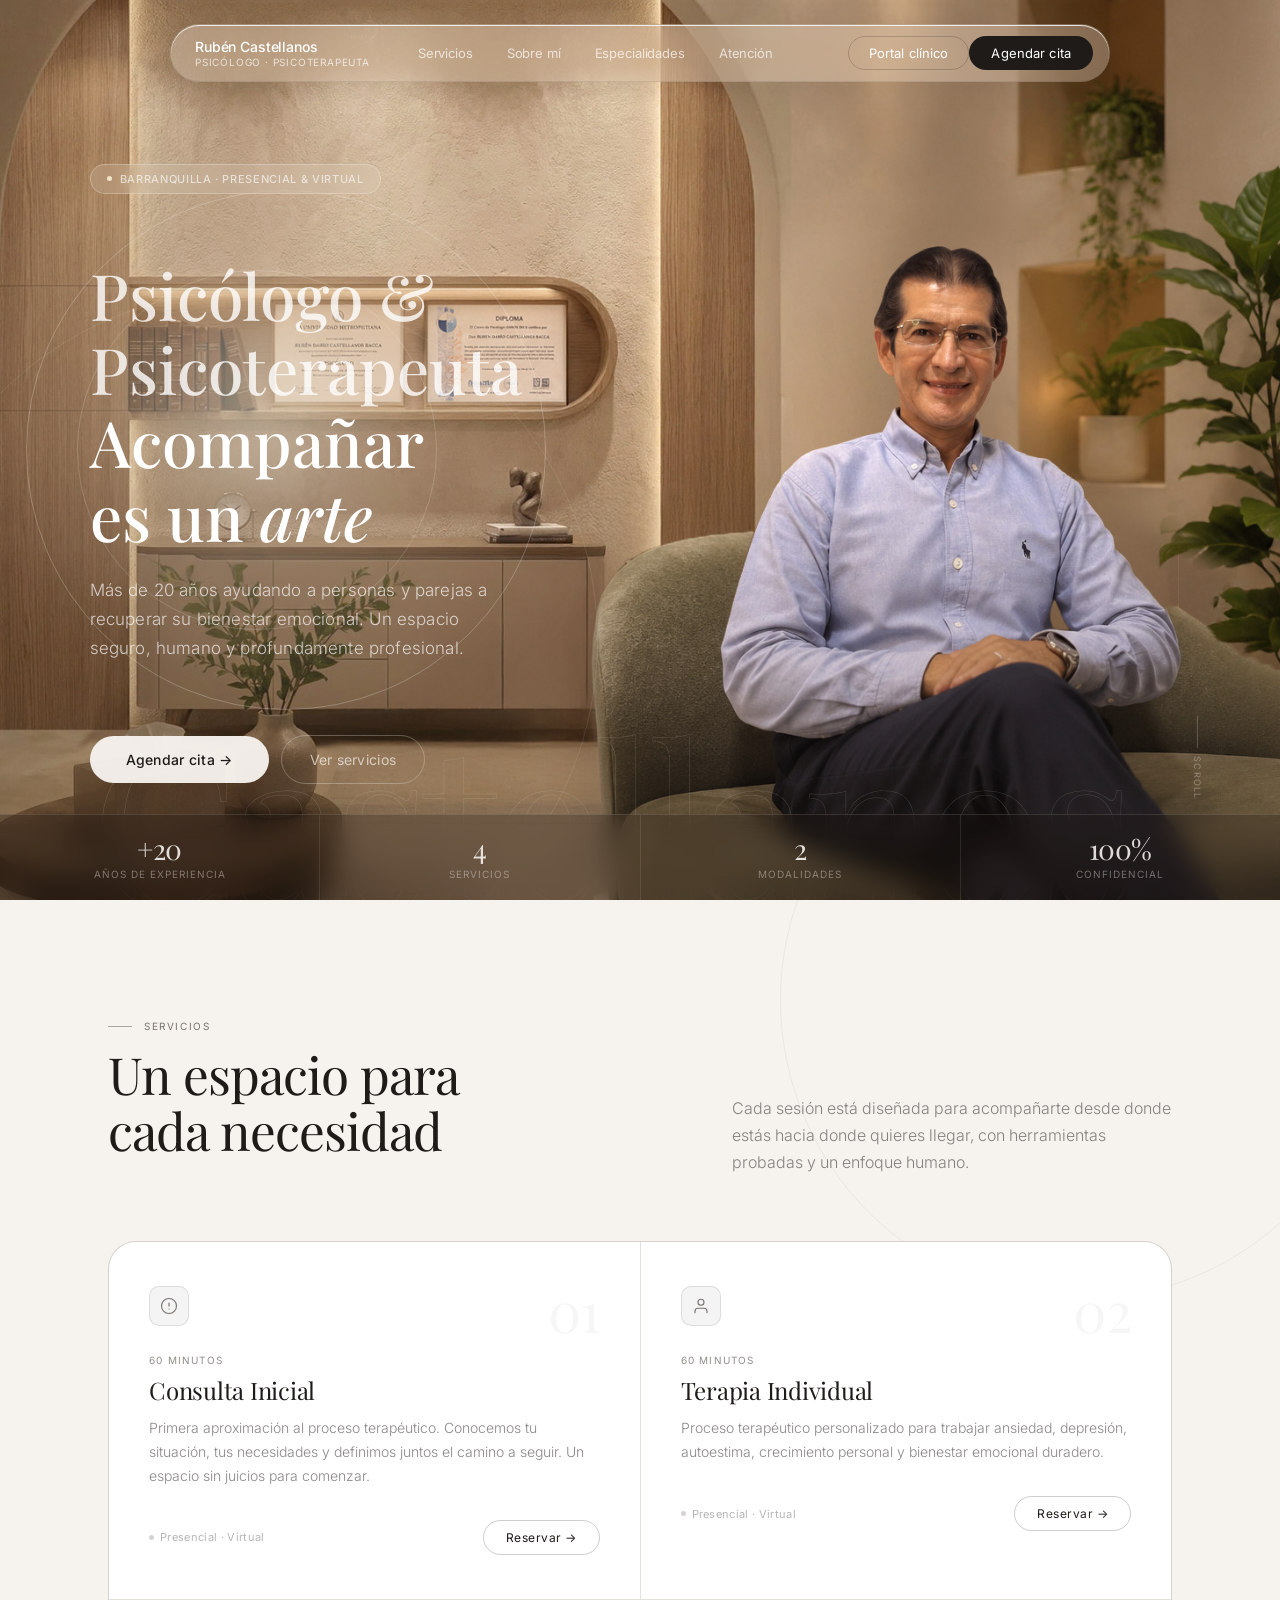
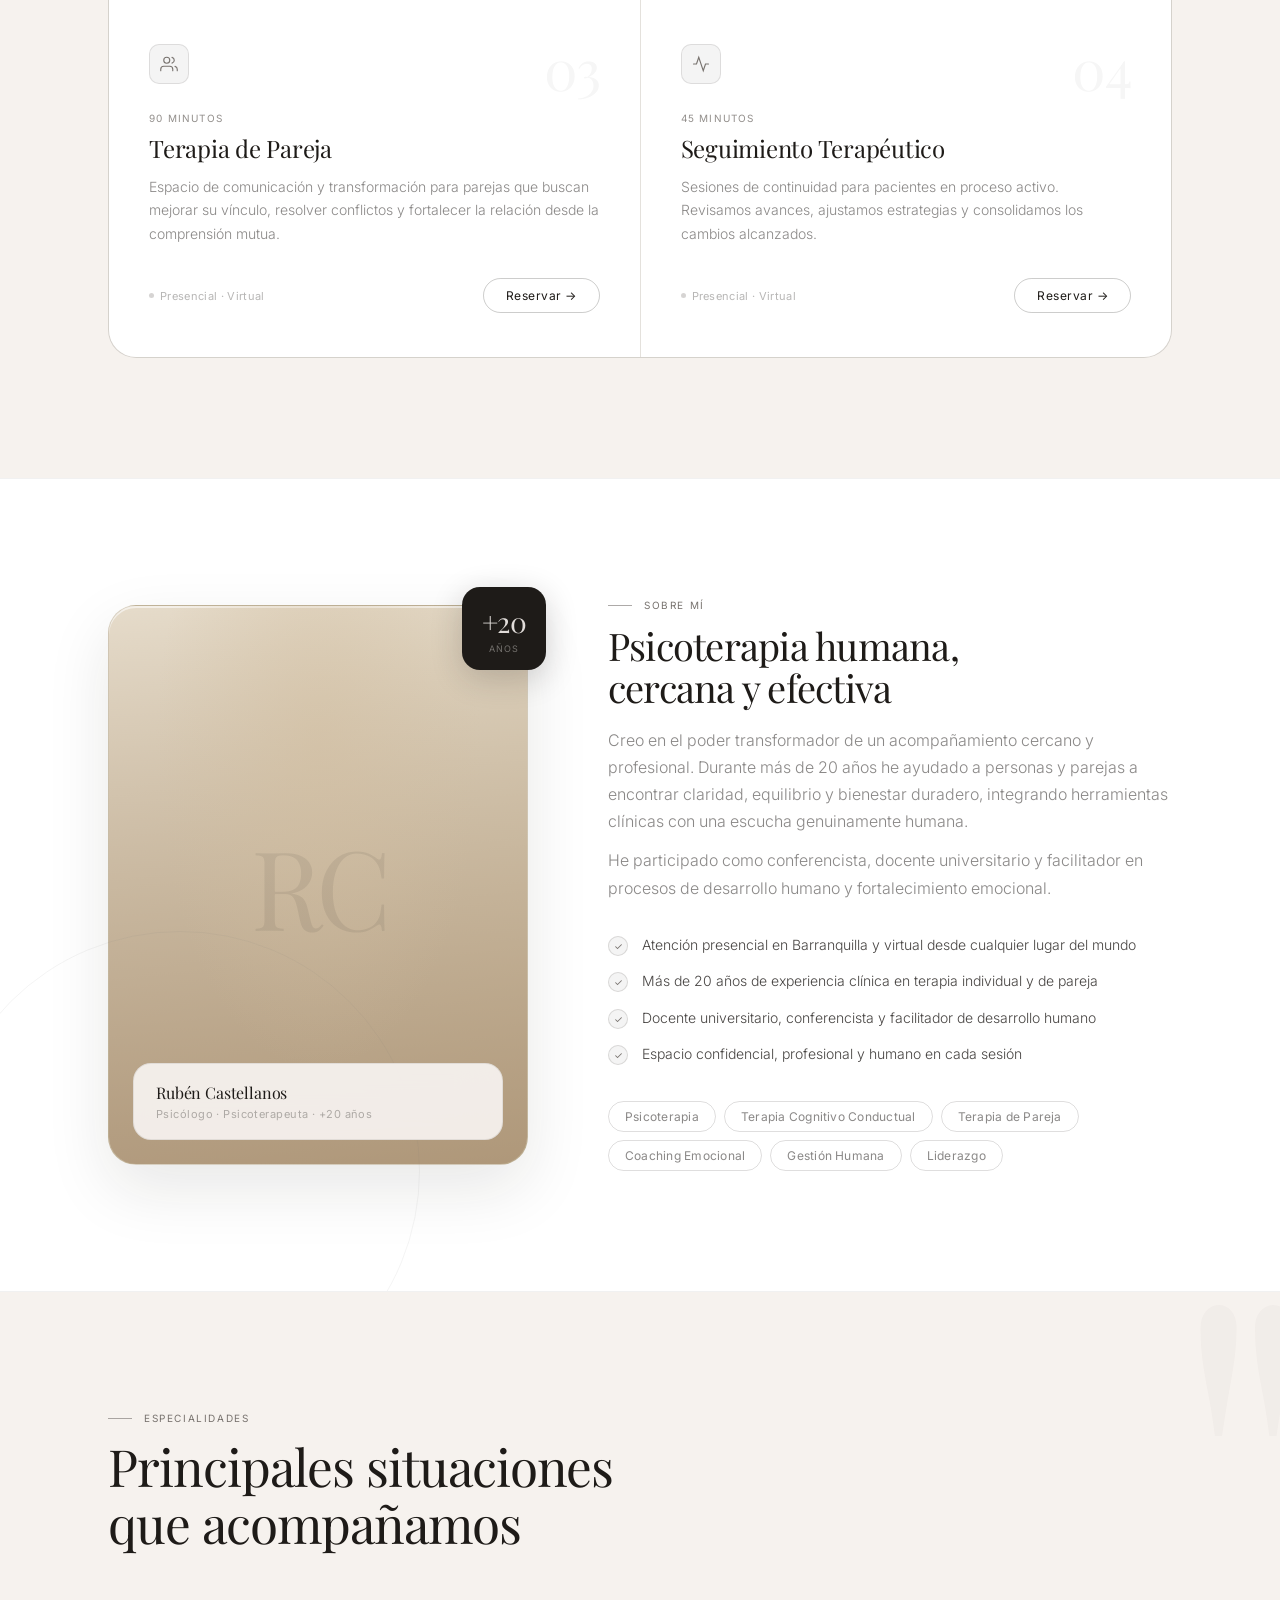
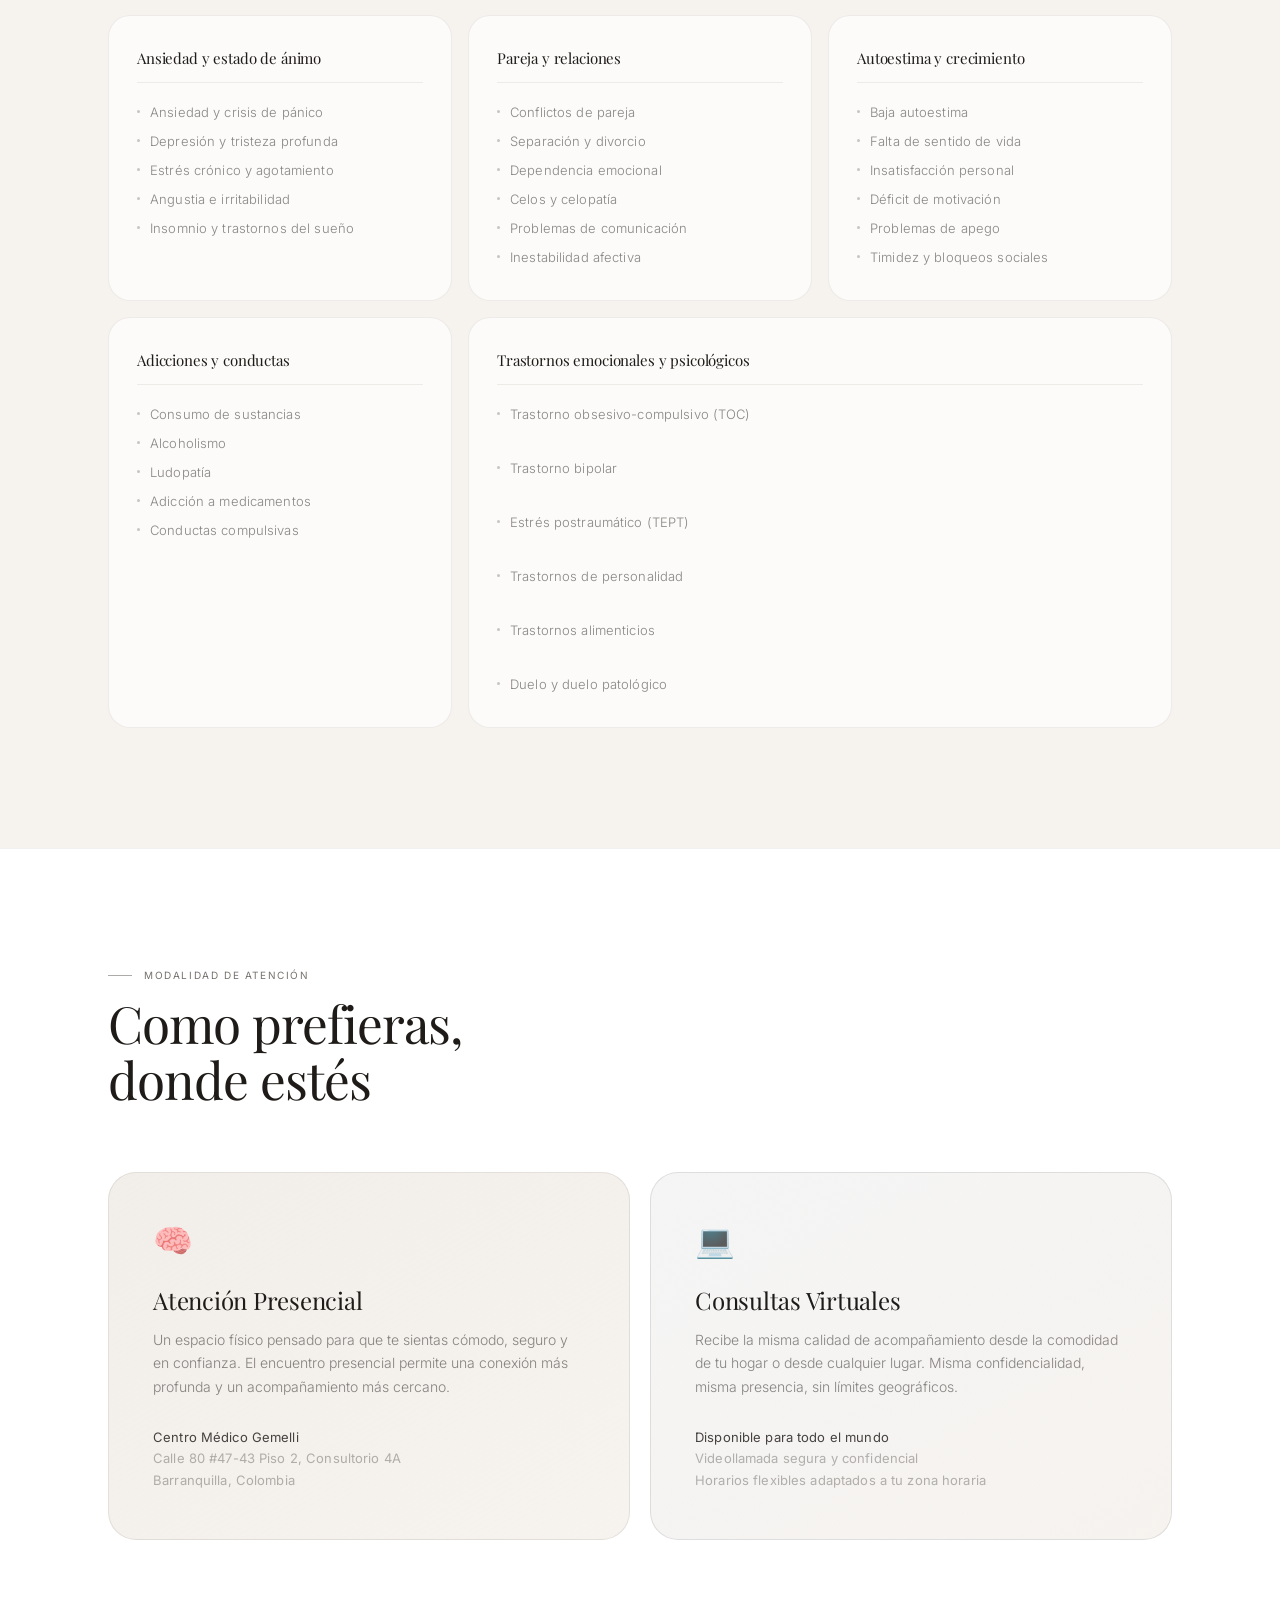
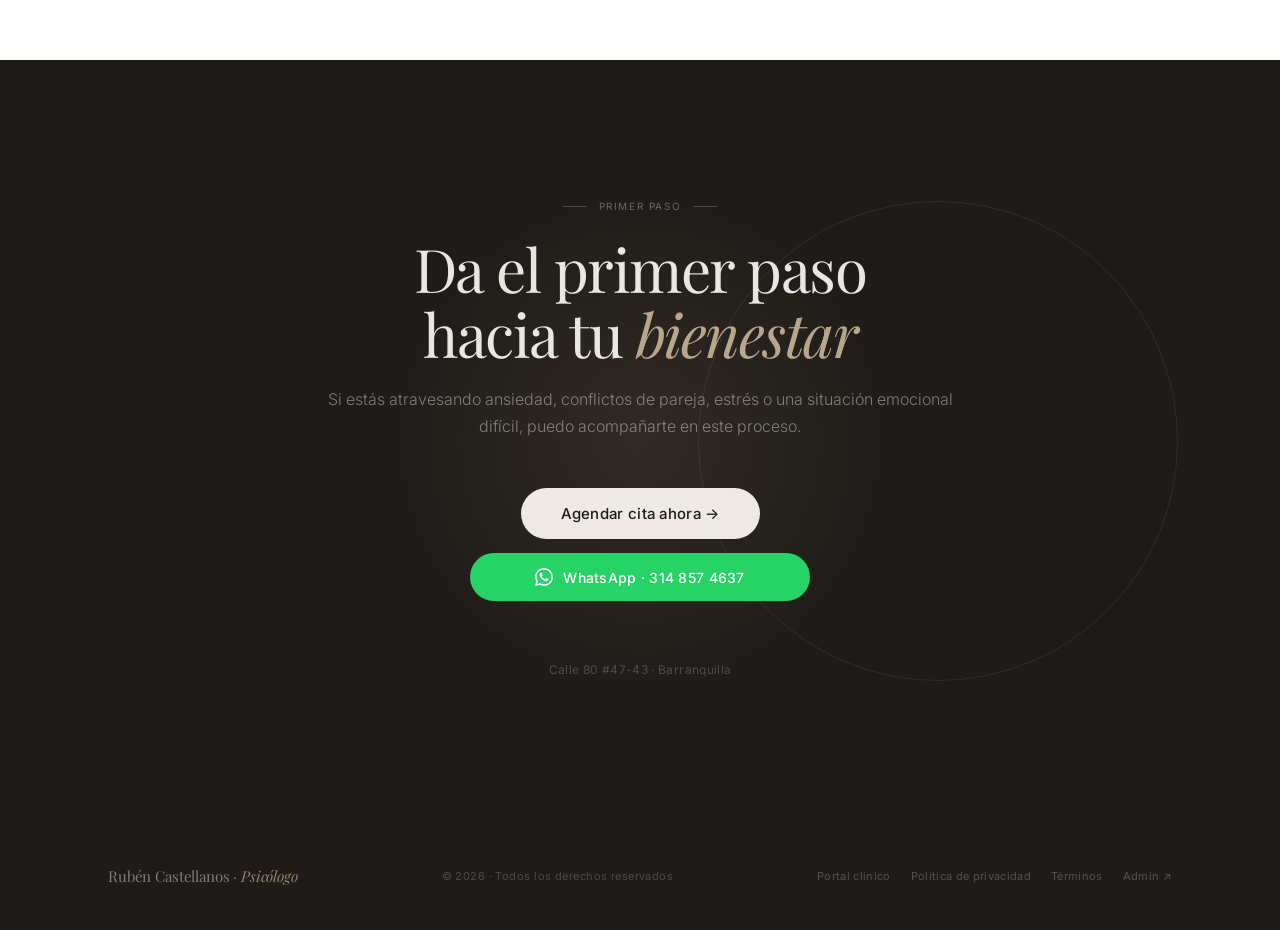
<file: index-antes-arreglo-overlay.html>
<!DOCTYPE html>
<html lang="es">
<head>
<meta charset="UTF-8">
<meta name="viewport" content="width=device-width, initial-scale=1.0">
<title>Rubén Castellanos · Psicólogo y Psicoterapeuta · Barranquilla</title>
<meta name="description" content="Psicólogo y psicoterapeuta con más de 20 años de experiencia en terapia individual y de pareja. Atención presencial en Barranquilla y virtual desde cualquier lugar.">

<!-- Google Fonts -->
<link rel="preconnect" href="https://fonts.googleapis.com">
<link rel="preconnect" href="https://fonts.gstatic.com" crossorigin>
<link href="https://fonts.googleapis.com/css2?family=Inter:wght@300;400;500&family=Playfair+Display:ital,wght@0,400;0,500;1,400;1,500&display=swap" rel="stylesheet">

<link rel="stylesheet" href="./src/styles.css">
</head>
<body>

<!-- ACCESSIBLE SKIP LINK -->
<a class="sr-only" href="#main-content">Ir al contenido principal</a>

<!-- ============================================================
     NAVIGATION
     ============================================================ -->
<nav id="navbar" role="navigation" aria-label="Navegación principal">
  <div class="navbar-inner">
   <div class="nav-logo">
    <span class="name" style="color: #FFFFFF !important;">Rubén Castellanos</span>
    <span class="role" style="color: rgba(255, 255, 255, 0.7) !important;">Psicólogo · Psicoterapeuta</span>
</div>
    <div class="nav-links">
      <a href="#services">Servicios</a>
      <a href="#about">Sobre mí</a>
      <a href="#problems">Especialidades</a>
      <a href="#modality">Atención</a>
    </div>



<a
 href="https://agenda.rubencastellanos.co"
  class="nav-cta-outline text-center flex items-center justify-center"
  aria-label="Abrir portal clínico"
>
  Portal clínico
</a>
<button class="nav-cta" onclick="openBooking()" aria-label="Abrir agenda de citas">
  Agendar cita
</button>

<button class="nav-hamburger" id="hamburger" aria-label="Menú" aria-expanded="false">
  <span></span>
  <span></span>
  <span></span>
</button>
</div>
</nav>

<!-- ============================================================
     HERO SECTION
     ============================================================ -->
<main id="main-content">
<section id="hero" aria-label="Bienvenida">
  <!-- Atmospheric layers -->
  <div class="hero-bg" aria-hidden="true"></div>
  <div class="hero-light-pool" aria-hidden="true"></div>
  <div class="hero-grain" aria-hidden="true"></div>
  <div class="hero-vignette" aria-hidden="true"></div>

  <!-- Decorative geometric circles — Nirva signature -->
  <div class="hero-circle-1" aria-hidden="true"></div>
  <div class="hero-circle-2" aria-hidden="true"></div>
  <div class="hero-circle-3" aria-hidden="true"></div>

  <!-- Editorial oversized word bleeding off screen -->
  <div class="hero-word-bottom" aria-hidden="true">Castellanos</div>

  <!-- LEFT CONTENT COLUMN -->
  <div class="hero-left">
  <div class="hero-badge" role="status">
    <span class="hero-badge-dot pulse" aria-hidden="true"></span>
    Barranquilla · Presencial &amp; Virtual
  </div>

  <h1 style="color: #FFFFFF !important;">
    <span class="sans-word" style="color: rgba(255, 255, 255, 0.8) !important;">Psicólogo &amp; Psicoterapeuta</span>
    Acompañar<br>
    es un <em style="color: #FFFFFF !important; font-style: italic;">arte</em>
  </h1>

  <p class="hero-sub" style="color: rgba(255, 255, 255, 0.7) !important;">
    Más de 20 años ayudando a personas y parejas a recuperar su bienestar emocional. Un espacio seguro, humano y profundamente profesional.
  </p>

  <div class="hero-actions">
    <button class="btn-primary" onclick="openBooking()">
      Agendar cita →
    </button>
    <a href="#services" class="btn-outline">
      Ver servicios
    </a>
  </div>
</div>

  <!-- STATS BAR -->
 <div class="hero-stats-bar" aria-label="Estadísticas">
  <div class="hero-stat-item">
    <div class="hero-stat-num">+20</div>
    <div class="hero-stat-lbl">Años de experiencia</div>
  </div>
  <div class="hero-stat-item">
    <div class="hero-stat-num">4</div>
    <div class="hero-stat-lbl">Servicios</div>
  </div>
  <div class="hero-stat-item">
    <div class="hero-stat-num">2</div>
    <div class="hero-stat-lbl">Modalidades</div>
  </div>
  <div class="hero-stat-item">
    <div class="hero-stat-num">100%</div>
    <div class="hero-stat-lbl">Confidencial</div>
  </div>
</div>

  <!-- Scroll indicator -->
  <div class="scroll-indicator" aria-hidden="true">
    <div class="line"></div>
    <span>Scroll</span>
  </div>
</section>

<!-- ============================================================
     SERVICES SECTION
     ============================================================ -->
<section id="services" aria-labelledby="services-heading">
  <div class="container">
    <div class="services-header">
      <div>
        <p class="section-eyebrow">Servicios</p>
        <h2 class="section-title" id="services-heading">
          Un espacio para<br>cada necesidad
        </h2>
      </div>
      <p class="section-sub">
        Cada sesión está diseñada para acompañarte desde donde estás hacia donde quieres llegar, con herramientas probadas y un enfoque humano.
      </p>
    </div>

    <div class="services-grid">

      <!-- CONSULTA INICIAL -->
      <article class="service-card" data-number="01" tabindex="0" aria-label="Consulta Inicial, 60 minutos">
        <div class="service-card-icon" aria-hidden="true">
          <svg viewBox="0 0 24 24" fill="none" stroke="currentColor" stroke-width="1.5" stroke-linecap="round">
            <circle cx="12" cy="12" r="10"/><path d="M12 8v4M12 16h.01"/>
          </svg>
        </div>
        <div class="service-duration">60 minutos</div>
        <h3 class="service-name">Consulta Inicial</h3>
        <p class="service-desc">
          Primera aproximación al proceso terapéutico. Conocemos tu situación, tus necesidades y definimos juntos el camino a seguir. Un espacio sin juicios para comenzar.
        </p>
        <div class="service-footer">
          <span class="service-modality">Presencial · Virtual</span>
          <button class="btn-book" onclick="openBookingWithService('Consulta Inicial','60 min')">
            Reservar →
          </button>
        </div>
      </article>

      <!-- TERAPIA INDIVIDUAL -->
      <article class="service-card" data-number="02" tabindex="0" aria-label="Terapia Individual, 60 minutos">
        <div class="service-card-icon" aria-hidden="true">
          <svg viewBox="0 0 24 24" fill="none" stroke="currentColor" stroke-width="1.5" stroke-linecap="round">
            <path d="M20 21v-2a4 4 0 0 0-4-4H8a4 4 0 0 0-4 4v2"/><circle cx="12" cy="7" r="4"/>
          </svg>
        </div>
        <div class="service-duration">60 minutos</div>
        <h3 class="service-name">Terapia Individual</h3>
        <p class="service-desc">
          Proceso terapéutico personalizado para trabajar ansiedad, depresión, autoestima, crecimiento personal y bienestar emocional duradero.
        </p>
        <div class="service-footer">
          <span class="service-modality">Presencial · Virtual</span>
          <button class="btn-book" onclick="openBookingWithService('Terapia Individual','60 min')">
            Reservar →
          </button>
        </div>
      </article>

      <!-- TERAPIA DE PAREJA -->
      <article class="service-card" data-number="03" tabindex="0" aria-label="Terapia de Pareja, 90 minutos">
        <div class="service-card-icon" aria-hidden="true">
          <svg viewBox="0 0 24 24" fill="none" stroke="currentColor" stroke-width="1.5" stroke-linecap="round">
            <path d="M17 21v-2a4 4 0 0 0-4-4H5a4 4 0 0 0-4 4v2"/><circle cx="9" cy="7" r="4"/>
            <path d="M23 21v-2a4 4 0 0 0-3-3.87"/><path d="M16 3.13a4 4 0 0 1 0 7.75"/>
          </svg>
        </div>
        <div class="service-duration">90 minutos</div>
        <h3 class="service-name">Terapia de Pareja</h3>
        <p class="service-desc">
          Espacio de comunicación y transformación para parejas que buscan mejorar su vínculo, resolver conflictos y fortalecer la relación desde la comprensión mutua.
        </p>
        <div class="service-footer">
          <span class="service-modality">Presencial · Virtual</span>
          <button class="btn-book" onclick="openBookingWithService('Terapia de Pareja','90 min')">
            Reservar →
          </button>
        </div>
      </article>

      <!-- SEGUIMIENTO -->
      <article class="service-card" data-number="04" tabindex="0" aria-label="Seguimiento Terapéutico, 45 minutos">
        <div class="service-card-icon" aria-hidden="true">
          <svg viewBox="0 0 24 24" fill="none" stroke="currentColor" stroke-width="1.5" stroke-linecap="round">
            <polyline points="22 12 18 12 15 21 9 3 6 12 2 12"/>
          </svg>
        </div>
        <div class="service-duration">45 minutos</div>
        <h3 class="service-name">Seguimiento Terapéutico</h3>
        <p class="service-desc">
          Sesiones de continuidad para pacientes en proceso activo. Revisamos avances, ajustamos estrategias y consolidamos los cambios alcanzados.
        </p>
        <div class="service-footer">
          <span class="service-modality">Presencial · Virtual</span>
          <button class="btn-book" onclick="openBookingWithService('Seguimiento Terapéutico','45 min')">
            Reservar →
          </button>
        </div>
      </article>

    </div>
  </div>
</section>

<!-- ============================================================
     ABOUT SECTION
     ============================================================ -->
<section id="about" aria-labelledby="about-heading">
  <div class="container">
    <div class="about-grid">

      <div class="about-photo-wrap">
        <div class="about-photo-card">
          <div class="about-photo-bg">
            <div class="about-initials" aria-hidden="true">RC</div>
          </div>
          <div class="about-photo-badge">
            <div class="badge-name">Rubén Castellanos</div>
            <div class="badge-role">Psicólogo · Psicoterapeuta · +20 años</div>
          </div>
        </div>
        <div class="about-floating-tag" aria-hidden="true">
          <div class="num">+20</div>
          <div class="lbl">Años</div>
        </div>
      </div>

      <div>
        <p class="section-eyebrow">Sobre mí</p>
        <h2 class="section-title" id="about-heading" style="font-size: clamp(24px, 3vw, 38px);">
          Psicoterapia humana,<br>cercana y efectiva
        </h2>
        <p class="section-sub" style="max-width: 100%; margin-top: 16px;">
          Creo en el poder transformador de un acompañamiento cercano y profesional. Durante más de 20 años he ayudado a personas y parejas a encontrar claridad, equilibrio y bienestar duradero, integrando herramientas clínicas con una escucha genuinamente humana.
        </p>
        <p class="section-sub" style="max-width: 100%; margin-top: 12px;">
          He participado como conferencista, docente universitario y facilitador en procesos de desarrollo humano y fortalecimiento emocional.
        </p>

        <div class="about-credentials" role="list">
          <div class="credential-item" role="listitem">
            <div class="credential-check" aria-hidden="true">✓</div>
            <span class="credential-text">Atención presencial en Barranquilla y virtual desde cualquier lugar del mundo</span>
          </div>
          <div class="credential-item" role="listitem">
            <div class="credential-check" aria-hidden="true">✓</div>
            <span class="credential-text">Más de 20 años de experiencia clínica en terapia individual y de pareja</span>
          </div>
          <div class="credential-item" role="listitem">
            <div class="credential-check" aria-hidden="true">✓</div>
            <span class="credential-text">Docente universitario, conferencista y facilitador de desarrollo humano</span>
          </div>
          <div class="credential-item" role="listitem">
            <div class="credential-check" aria-hidden="true">✓</div>
            <span class="credential-text">Espacio confidencial, profesional y humano en cada sesión</span>
          </div>
        </div>

        <div class="tags-list" role="list" aria-label="Especialidades">
          <span class="tag-pill" role="listitem">Psicoterapia</span>
          <span class="tag-pill" role="listitem">Terapia Cognitivo Conductual</span>
          <span class="tag-pill" role="listitem">Terapia de Pareja</span>
          <span class="tag-pill" role="listitem">Coaching Emocional</span>
          <span class="tag-pill" role="listitem">Gestión Humana</span>
          <span class="tag-pill" role="listitem">Liderazgo</span>
        </div>
      </div>
    </div>
  </div>
</section>

<!-- ============================================================
     PROBLEMS / SPECIALTIES SECTION
     ============================================================ -->
<section id="problems" aria-labelledby="problems-heading">
  <div class="container">
    <p class="section-eyebrow">Especialidades</p>
    <h2 class="section-title" id="problems-heading">
      Principales situaciones<br>que acompañamos
    </h2>

    <div class="problems-grid">

      <div class="problem-category">
        <div class="problem-cat-title">Ansiedad y estado de ánimo</div>
        <ul class="problem-list">
          <li>Ansiedad y crisis de pánico</li>
          <li>Depresión y tristeza profunda</li>
          <li>Estrés crónico y agotamiento</li>
          <li>Angustia e irritabilidad</li>
          <li>Insomnio y trastornos del sueño</li>
        </ul>
      </div>

      <div class="problem-category">
        <div class="problem-cat-title">Pareja y relaciones</div>
        <ul class="problem-list">
          <li>Conflictos de pareja</li>
          <li>Separación y divorcio</li>
          <li>Dependencia emocional</li>
          <li>Celos y celopatía</li>
          <li>Problemas de comunicación</li>
          <li>Inestabilidad afectiva</li>
        </ul>
      </div>

      <div class="problem-category">
        <div class="problem-cat-title">Autoestima y crecimiento</div>
        <ul class="problem-list">
          <li>Baja autoestima</li>
          <li>Falta de sentido de vida</li>
          <li>Insatisfacción personal</li>
          <li>Déficit de motivación</li>
          <li>Problemas de apego</li>
          <li>Timidez y bloqueos sociales</li>
        </ul>
      </div>

      <div class="problem-category">
        <div class="problem-cat-title">Adicciones y conductas</div>
        <ul class="problem-list">
          <li>Consumo de sustancias</li>
          <li>Alcoholismo</li>
          <li>Ludopatía</li>
          <li>Adicción a medicamentos</li>
          <li>Conductas compulsivas</li>
        </ul>
      </div>

      <div class="problem-category" style="grid-column: span 2;">
        <div class="problem-cat-title">Trastornos emocionales y psicológicos</div>
        <ul class="problem-list" style="columns: 2; gap: 32px;">
          <li>Trastorno obsesivo-compulsivo (TOC)</li>
          <li>Trastorno bipolar</li>
          <li>Estrés postraumático (TEPT)</li>
          <li>Trastornos de personalidad</li>
          <li>Trastornos alimenticios</li>
          <li>Duelo y duelo patológico</li>
        </ul>
      </div>

    </div>
  </div>
</section>

<!-- ============================================================
     MODALITY SECTION
     ============================================================ -->
<section id="modality" aria-labelledby="modality-heading">
  <div class="container">
    <p class="section-eyebrow">Modalidad de atención</p>
    <h2 class="section-title" id="modality-heading">
      Como prefieras,<br>donde estés
    </h2>

    <div class="modality-cards">

      <div class="modality-card presencial">
        <div class="modality-icon" aria-hidden="true">🧠</div>
        <h3 class="modality-title">Atención Presencial</h3>
        <p class="modality-desc">
          Un espacio físico pensado para que te sientas cómodo, seguro y en confianza. El encuentro presencial permite una conexión más profunda y un acompañamiento más cercano.
        </p>
        <p class="modality-detail">
          <strong>Centro Médico Gemelli</strong><br>
          Calle 80 #47-43 Piso 2, Consultorio 4A<br>
          Barranquilla, Colombia
        </p>
      </div>

      <div class="modality-card virtual">
        <div class="modality-icon" aria-hidden="true">💻</div>
        <h3 class="modality-title">Consultas Virtuales</h3>
        <p class="modality-desc">
          Recibe la misma calidad de acompañamiento desde la comodidad de tu hogar o desde cualquier lugar. Misma confidencialidad, misma presencia, sin límites geográficos.
        </p>
        <p class="modality-detail">
          <strong>Disponible para todo el mundo</strong><br>
          Videollamada segura y confidencial<br>
          Horarios flexibles adaptados a tu zona horaria
        </p>
      </div>

    </div>
  </div>
</section>

<!-- ============================================================
     CTA SECTION
     ============================================================ -->
<section id="cta-section" aria-labelledby="cta-heading">
  <div class="cta-content">
    <div class="cta-eyebrow">Primer paso</div>
    <h2 id="cta-heading">
      Da el primer paso<br>hacia tu <em>bienestar</em>
    </h2>
    <p>
      Si estás atravesando ansiedad, conflictos de pareja, estrés o una situación emocional difícil, puedo acompañarte en este proceso.
    </p>
    <div class="cta-actions">
      <button class="btn-primary" style="font-size: 15px; padding: 16px 40px;" onclick="openBooking()">
        Agendar cita ahora →
      </button>
      <a href="https://wa.me/573148574637?text=Hola%20Rub%C3%A9n%2C%20me%20gustar%C3%ADa%20agendar%20una%20cita." class="btn-wa" target="_blank" rel="noopener" style="max-width: 340px; text-decoration: none;">
        <svg width="18" height="18" viewBox="0 0 24 24" fill="currentColor" aria-hidden="true"><path d="M17.472 14.382c-.297-.149-1.758-.867-2.03-.967-.273-.099-.471-.148-.67.15-.197.297-.767.966-.94 1.164-.173.199-.347.223-.644.075-.297-.15-1.255-.463-2.39-1.475-.883-.788-1.48-1.761-1.653-2.059-.173-.297-.018-.458.13-.606.134-.133.298-.347.446-.52.149-.174.198-.298.298-.497.099-.198.05-.371-.025-.52-.075-.149-.669-1.612-.916-2.207-.242-.579-.487-.5-.669-.51-.173-.008-.371-.01-.57-.01-.198 0-.52.074-.792.372-.272.297-1.04 1.016-1.04 2.479 0 1.462 1.065 2.875 1.213 3.074.149.198 2.096 3.2 5.077 4.487.709.306 1.262.489 1.694.625.712.227 1.36.195 1.871.118.571-.085 1.758-.719 2.006-1.413.248-.694.248-1.289.173-1.413-.074-.124-.272-.198-.57-.347m-5.421 7.403h-.004a9.87 9.87 0 01-5.031-1.378l-.361-.214-3.741.982.998-3.648-.235-.374a9.86 9.86 0 01-1.51-5.26c.001-5.45 4.436-9.884 9.888-9.884 2.64 0 5.122 1.03 6.988 2.898a9.825 9.825 0 012.893 6.994c-.003 5.45-4.437 9.884-9.885 9.884m8.413-18.297A11.815 11.815 0 0012.05 0C5.495 0 .16 5.335.157 11.892c0 2.096.547 4.142 1.588 5.945L.057 24l6.305-1.654a11.882 11.882 0 005.683 1.448h.005c6.554 0 11.89-5.335 11.893-11.893a11.821 11.821 0 00-3.48-8.413z"/></svg>
        WhatsApp · 314 857 4637
      </a>
    </div>
    <div class="cta-address">
        Calle 80 #47-43  · Barranquilla
    </div>
  </div>
</section>
</main>

<!-- ============================================================
     FOOTER
     ============================================================ -->
<footer role="contentinfo">
  <div class="container">
    <div class="footer-inner">
      <div class="footer-logo">Rubén Castellanos · <span>Psicólogo</span></div>
      <div class="footer-copy">© 2026 · Todos los derechos reservados</div>
      <div class="footer-links">
<a href="https://agenda.rubencastellanos.co">Portal clínico</a>
        <a href="#">Política de privacidad</a>
        <a href="#">Términos</a>
        <a href="#" onclick="openAdmin(); return false;">Admin ↗</a>
      </div>
    </div>
  </div>
</footer>
<div id="booking-overlay" role="dialog" aria-modal="true">
  <div class="booking-modal"><div id="booking-overlay" role="dialog" aria-modal="true">
  <div cl<div id="booking-overlay" role="dialog" aria-modal="true">

<div class="booking-modal">

<button class="booking-close" onclick="closeBooking()">×</button>

<h2>Agendar cita</h2>

<div id="bs1" class="booking-step active">

<h3>Selecciona el tipo de consulta</h3>

<button class="booking-service-opt" onclick="selectBookingService(this,'Consulta Inicial','60 min')">
Consulta Inicial · 60 minutos
</button>

<button class="booking-service-opt" onclick="selectBookingService(this,'Terapia Individual','60 min')">
Terapia Individual · 60 minutos
</button>

<button class="booking-service-opt" onclick="selectBookingService(this,'Terapia de Pareja','90 min')">
Terapia de Pareja · 90 minutos
</button>

<button id="btn-step1" disabled onclick="goToStep(2)">
Continuar
</button>

</div>

</div>

</div>

<script>ass="booking-modal">

    <button class="booking-close" onclick="closeBooking()">×</button>

    <h2>Agendar cita</h2>

    <div id="bs1" class="booking-step active">

      <h3>Selecciona el tipo de consulta</h3>

      <button class="booking-service-opt" onclick="selectBookingService(this,'Consulta Inicial','60 min')">
        Consulta Inicial · 60 minutos
      </button>

      <button class="booking-service-opt" onclick="selectBookingService(this,'Terapia Individual','60 min')">
        Terapia Individual · 60 minutos
      </button>

      <button class="booking-service-opt" onclick="selectBookingService(this,'Terapia de Pareja','90 min')">
        Terapia de Pareja · 90 minutos
      </button>

      <button id="btn-step1" disabled onclick="goToStep(2)">
        Continuar
      </button>

    </div>


  </div>
</div>

<script>

<button class="booking-close" onclick="closeBooking()">×</button>

<h2>Agendar cita</h2>

<div id="bs1" class="booking-step active">

<h3>Selecciona el tipo de consulta</h3>

<button class="booking-service-opt" onclick="selectBookingService(this,'Consulta Inicial','60 min')">
Consulta Inicial · 60 minutos
</button>

<button class="booking-service-opt" onclick="selectBookingService(this,'Terapia Individual','60 min')">
Terapia Individual · 60 minutos
</button>

<button class="booking-service-opt" onclick="selectBookingService(this,'Terapia de Pareja','90 min')">
Terapia de Pareja · 90 minutos
</button>

<button id="btn-step1" disabled onclick="goToStep(2)">
Continuar
</button>

</div>


<div id="bs2" class="booking-step">

<h3>Selecciona fecha</h3>

<div class="calendar-header">
<button onclick="changeMonth(-1)">‹</button>

<span id="cal-month-label"></span>

<button onclick="changeMonth(1)">›</button>
</div>

<div id="cal-days-grid"></div>


<h3>Horario disponible</h3>

<div id="slots-list"></div>


<button id="btn-step2" disabled onclick="goToStep(3)">
Continuar
</button>


</div>


<div id="bs3" class="booking-step">

<h3>Confirmar cita</h3>

<p>Servicio:
<strong id="cv-service">—</strong>
</p>

<p>Modalidad:
<strong id="cv-mod">—</strong>
</p>

<p>Fecha:
<strong id="cv-date">—</strong>
</p>

<p>Hora:
<strong id="cv-time">—</strong>
</p>


<button onclick="goToStep(4)">
Confirmar
</button>

</div>


<div id="bs4" class="booking-step">

<h3>¡Cita reservada!</h3>

<p>Recibirás la confirmación por correo.</p>

<button onclick="closeBooking()">
Cerrar
</button>

</div>


</div>

</div>

<script>

var monthNames = [
'Enero','Febrero','Marzo','Abril','Mayo','Junio',
'Julio','Agosto','Septiembre','Octubre','Noviembre','Diciembre'
];

var availableSlots = [
'8:00 AM',
'9:00 AM',
'10:00 AM',
'11:00 AM',
'2:00 PM',
'3:00 PM',
'4:00 PM',
'5:00 PM'
];

var availableDays = [1,2,3,4,5,6];


var state = {
 service:'',
 dur:'',
 mod:'Presencial · Barranquilla',
 day:'',
 dayLabel:'',
 time:'',
 month:new Date().getMonth(),
 year:new Date().getFullYear()
};


function openBooking(){
 document.getElementById('booking-overlay').classList.add('open');
 document.body.style.overflow='hidden';
 renderCalendar();
}


function closeBooking(){
 document.getElementById('booking-overlay').classList.remove('open');
 document.body.style.overflow='';
}


function selectMod(el){
 document.querySelectorAll('.modal-mod-opt')
 .forEach(function(e){e.classList.remove('selected')});

 el.classList.add('selected');

 state.mod = el.textContent
 .trim()
 .replace(/🧠|💻/g,'')
 .trim();

 updateConfirmCard();
}


function selectBookingService(el,svc,dur){

 document.querySelectorAll('.booking-service-opt')
 .forEach(function(e){
   e.classList.remove('selected');
 });

 el.classList.add('selected');

 state.service=svc;
 state.dur=dur;

 document.getElementById('btn-step1').disabled=false;

 updateConfirmCard();
}


function goToStep(n){

 for(var i=1;i<=4;i++){

 let screen=document.getElementById('bs'+i);
 if(screen) screen.classList.remove('active');

 let sc=document.getElementById('sc'+i);

 if(sc){
 sc.classList.remove('done','active','pending');

 if(i<n) sc.classList.add('done');
 else if(i===n) sc.classList.add('active');
 else sc.classList.add('pending');
 }

 }

 document.getElementById('bs'+n).classList.add('active');

 renderCalendar();

}


function renderCalendar(){

var grid=document.getElementById('cal-days-grid');

if(!grid)return;

document.getElementById('cal-month-label').textContent =
monthNames[state.month]+' '+state.year;


grid.innerHTML='';


var days=new Date(
state.year,
state.month+1,
0
).getDate();


for(let d=1;d<=days;d++){

let date=new Date(state.year,state.month,d);

let cell=document.createElement('div');

cell.className='cal-day';

cell.textContent=d;


cell.onclick=function(){

selectDay(this,d,date);

};


grid.appendChild(cell);

}

}



function changeMonth(dir){

state.month+=dir;

if(state.month>11){
state.month=0;
state.year++;
}

if(state.month<0){
state.month=11;
state.year--;
}

renderCalendar();

}


function selectDay(el,day,date){

document.querySelectorAll('.cal-day')
.forEach(function(c){
c.classList.remove('selected');
});


el.classList.add('selected');

state.day=day;

state.dayLabel=
day+' '+monthNames[state.month]+' '+state.year;


renderSlots();

}


function renderSlots(){

var container=document.getElementById('slots-list');

container.innerHTML='';


availableSlots.forEach(function(slot){

let btn=document.createElement('button');

btn.className='time-slot-btn';

btn.textContent=slot;

btn.onclick=function(){

selectTimeSlot(this,slot);

};

container.appendChild(btn);

});

}



function selectTimeSlot(el,t){

document.querySelectorAll('.time-slot-btn')
.forEach(function(b){
b.classList.remove('selected');
});

el.classList.add('selected');

state.time=t;

document.getElementById('btn-step2').disabled=false;

updateConfirmCard();

}



function updateConfirmCard(){

let s=document.getElementById('cv-service');
if(s)s.textContent=state.service||'—';

let m=document.getElementById('cv-mod');
if(m)m.textContent=state.mod||'—';

let d=document.getElementById('cv-date');
if(d)d.textContent=state.dayLabel||'—';

let t=document.getElementById('cv-time');
if(t)t.textContent=state.time||'—';

}


</script>

</body>
</html>
</file>
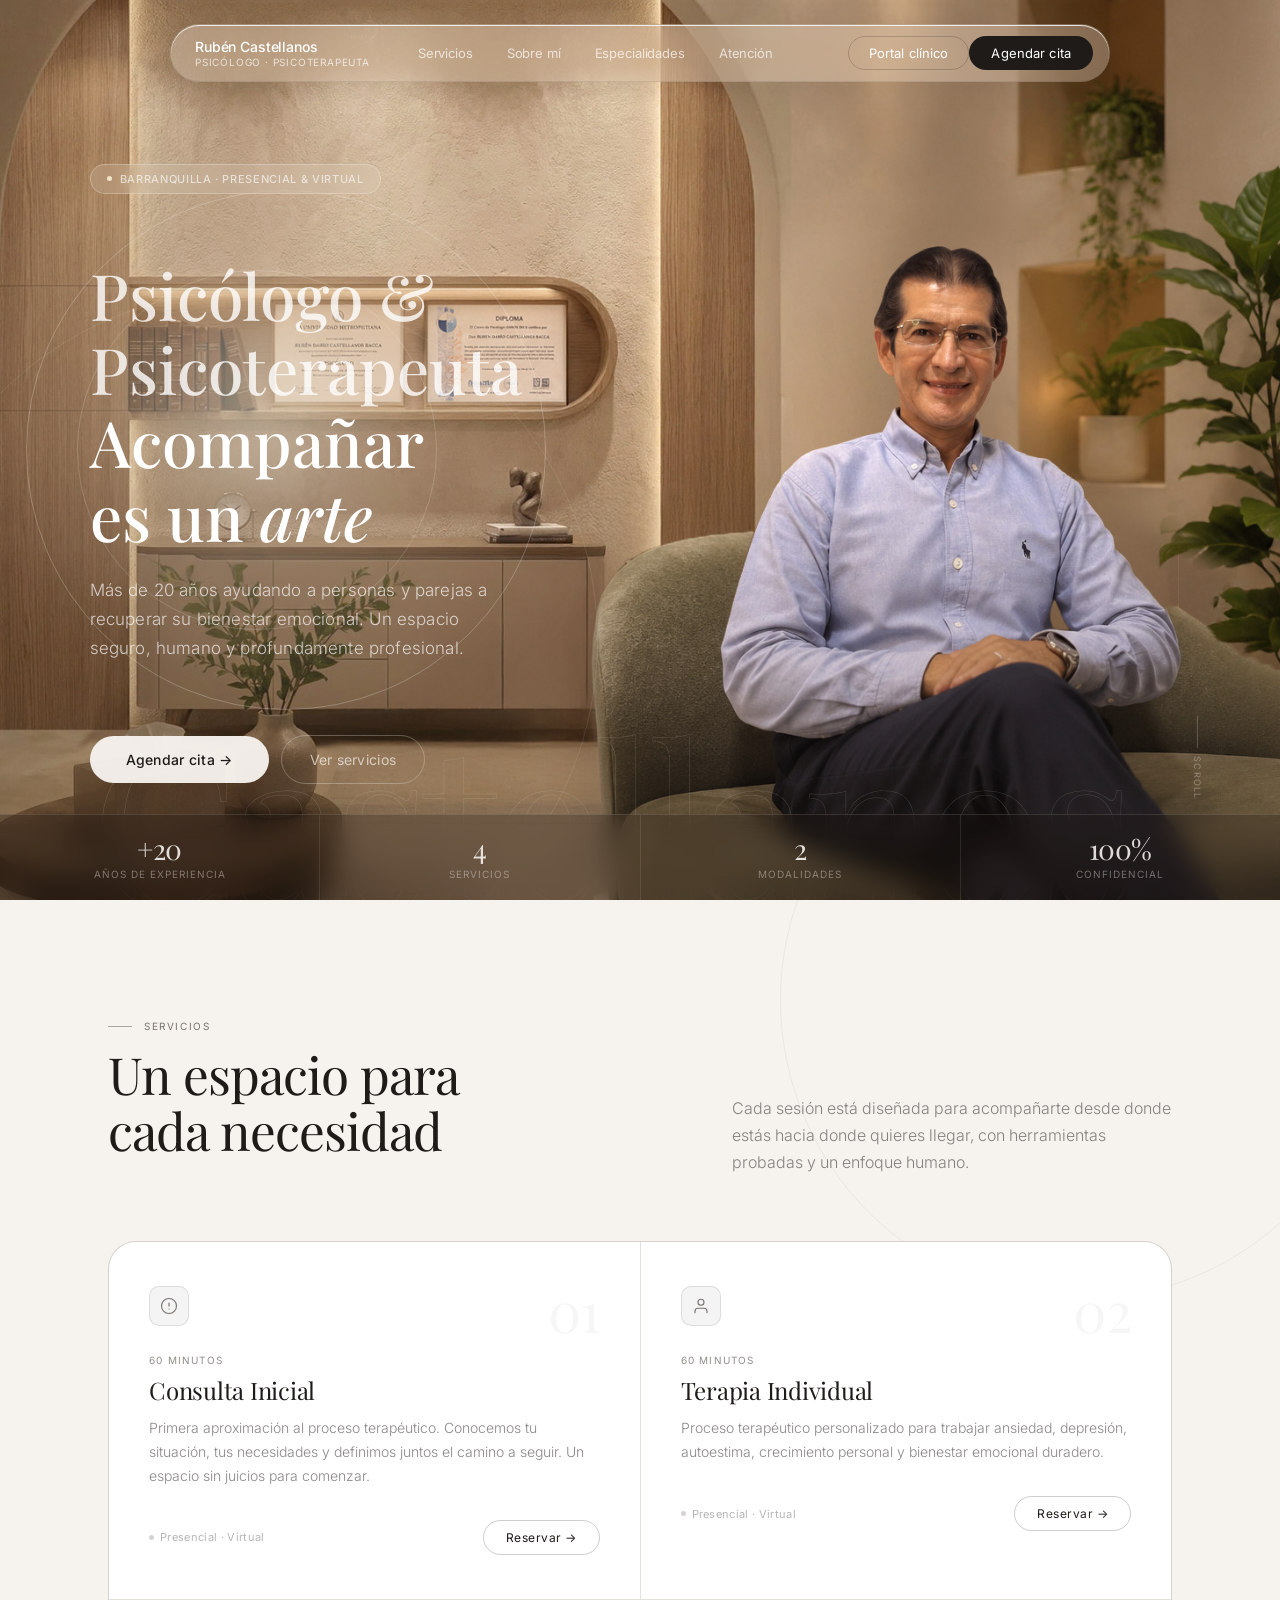
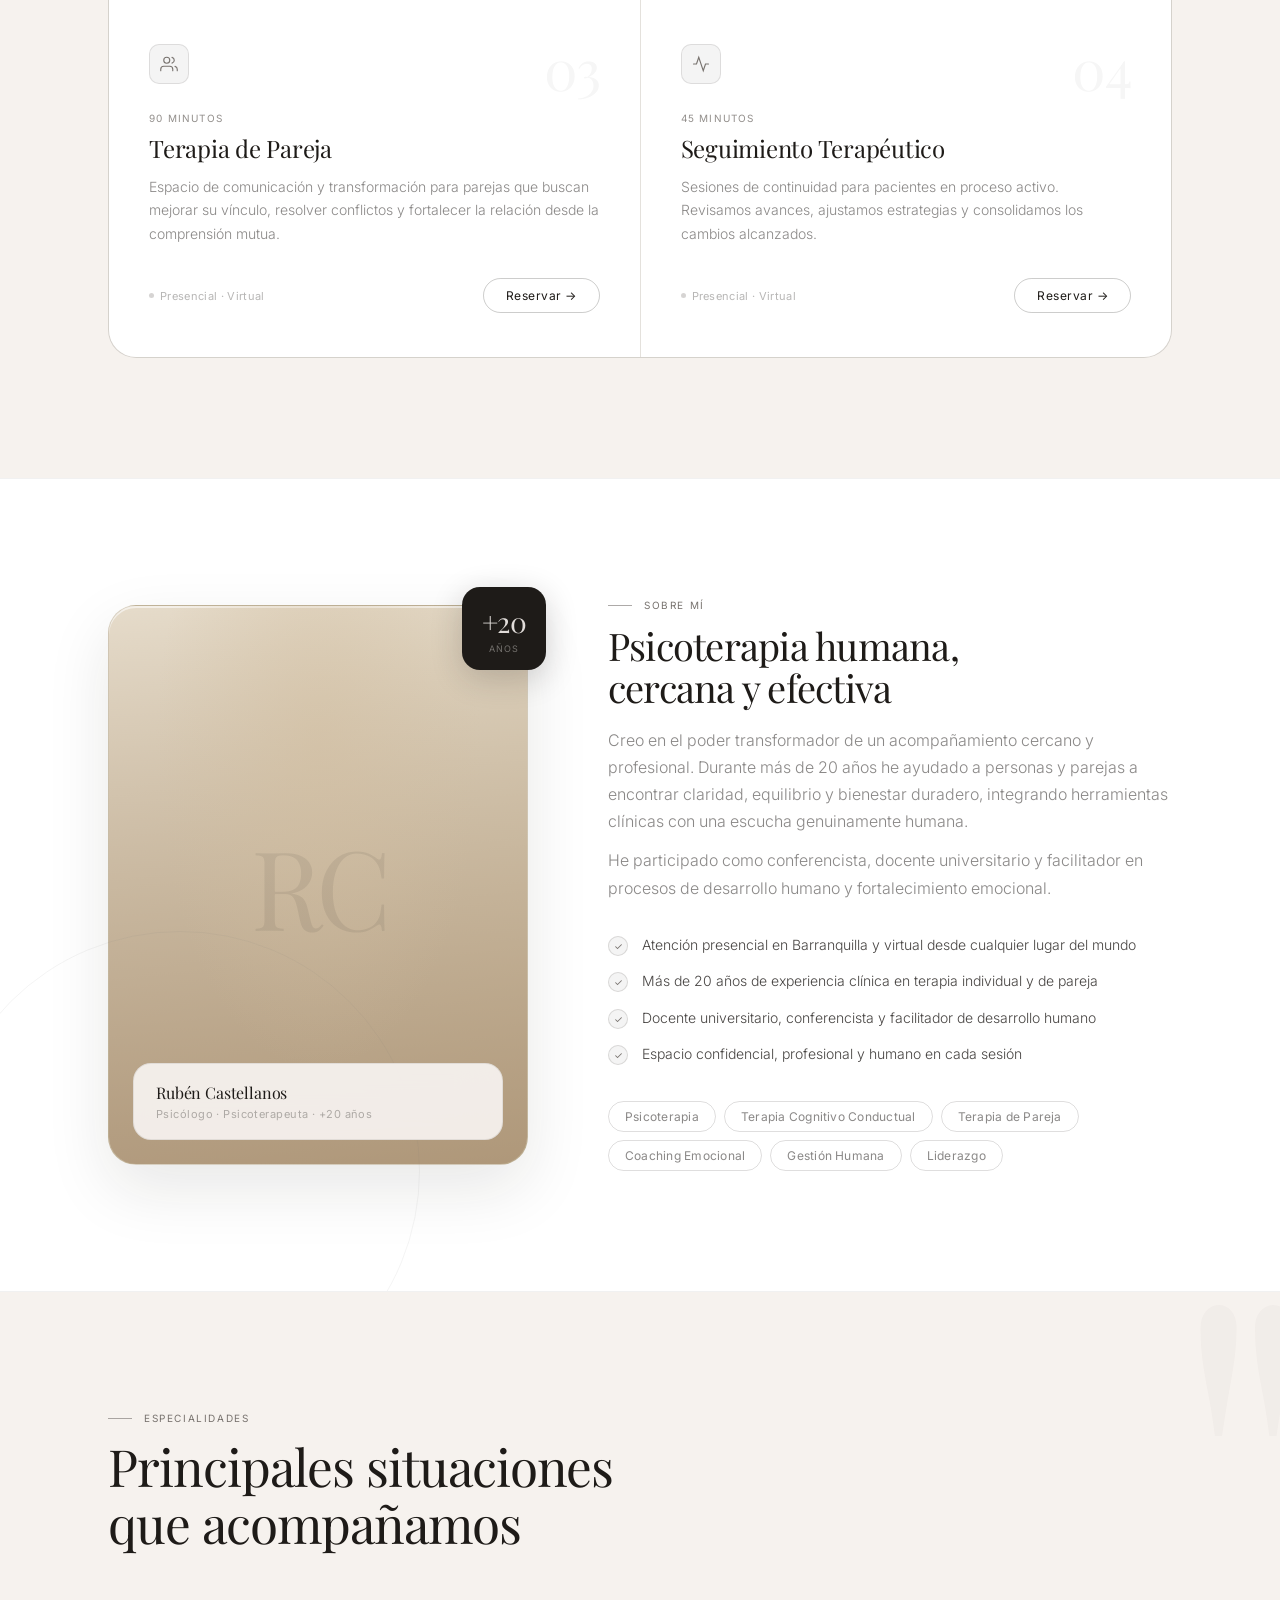
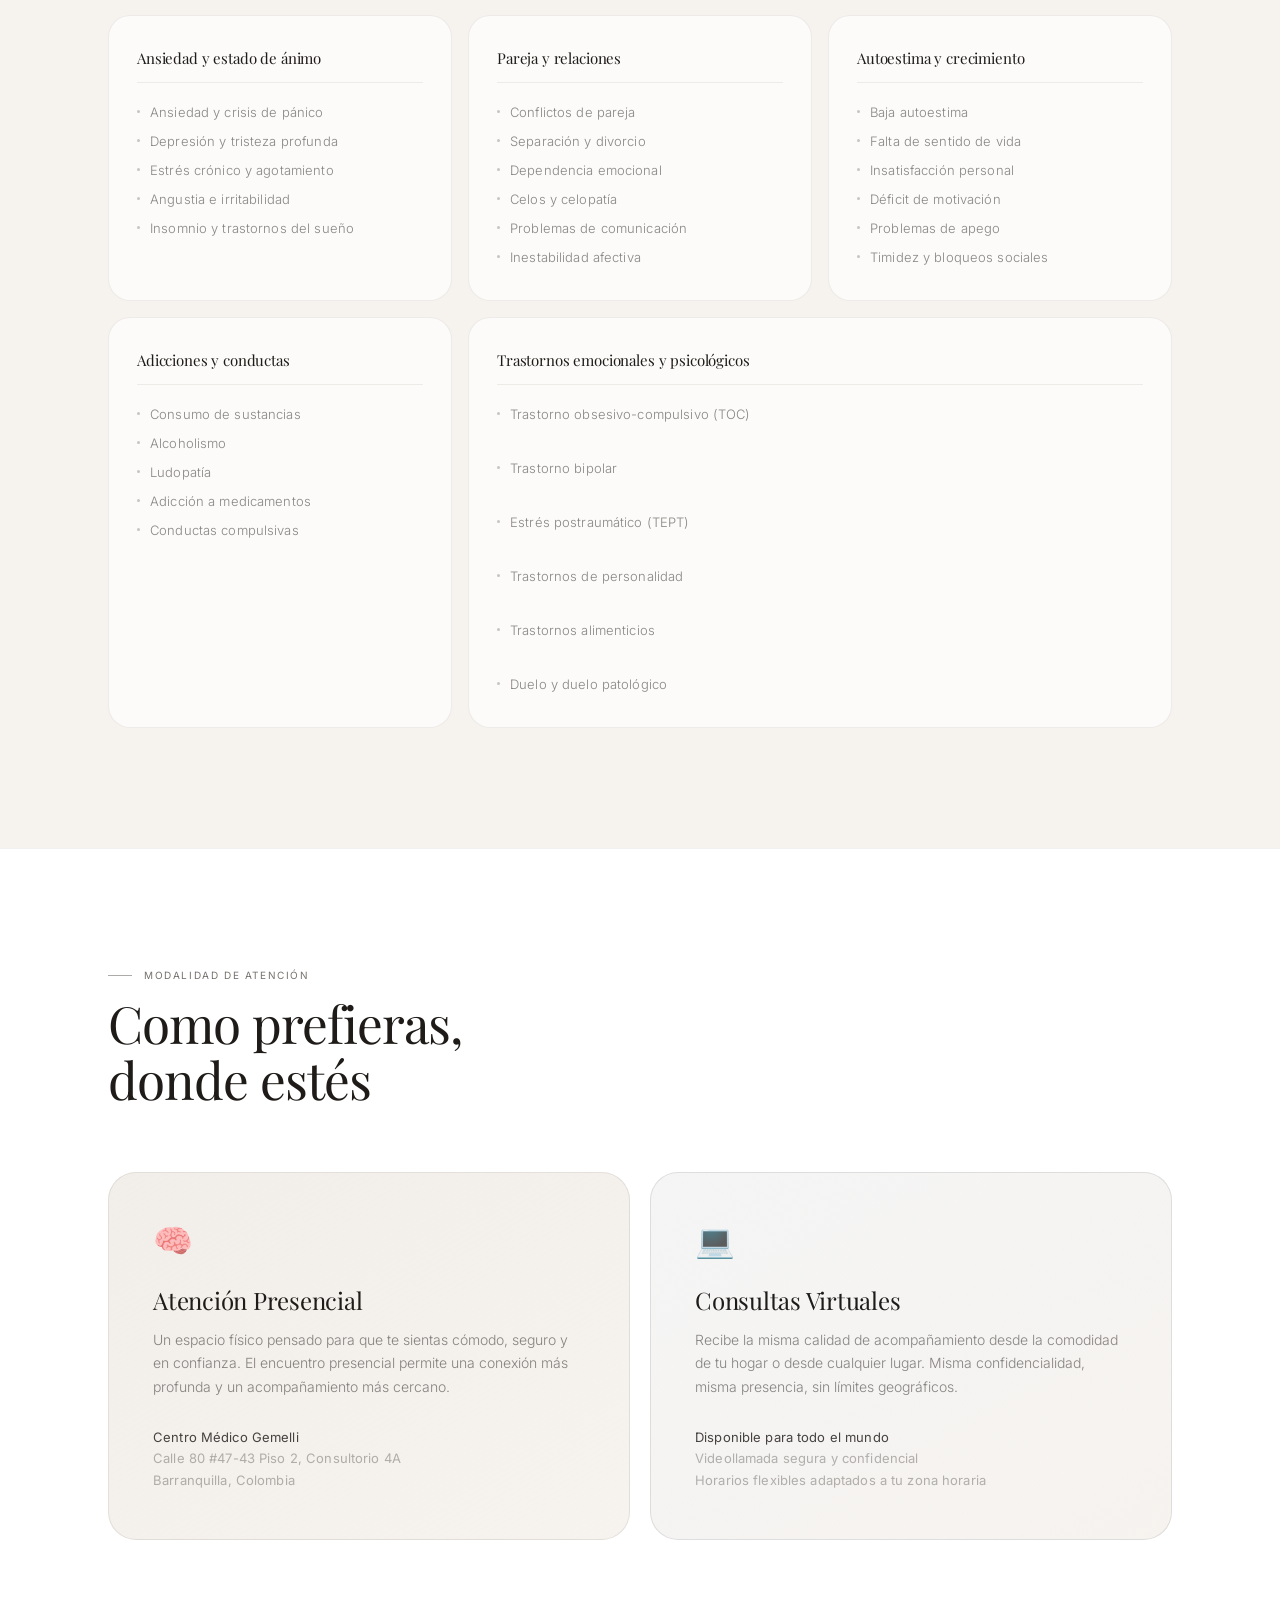
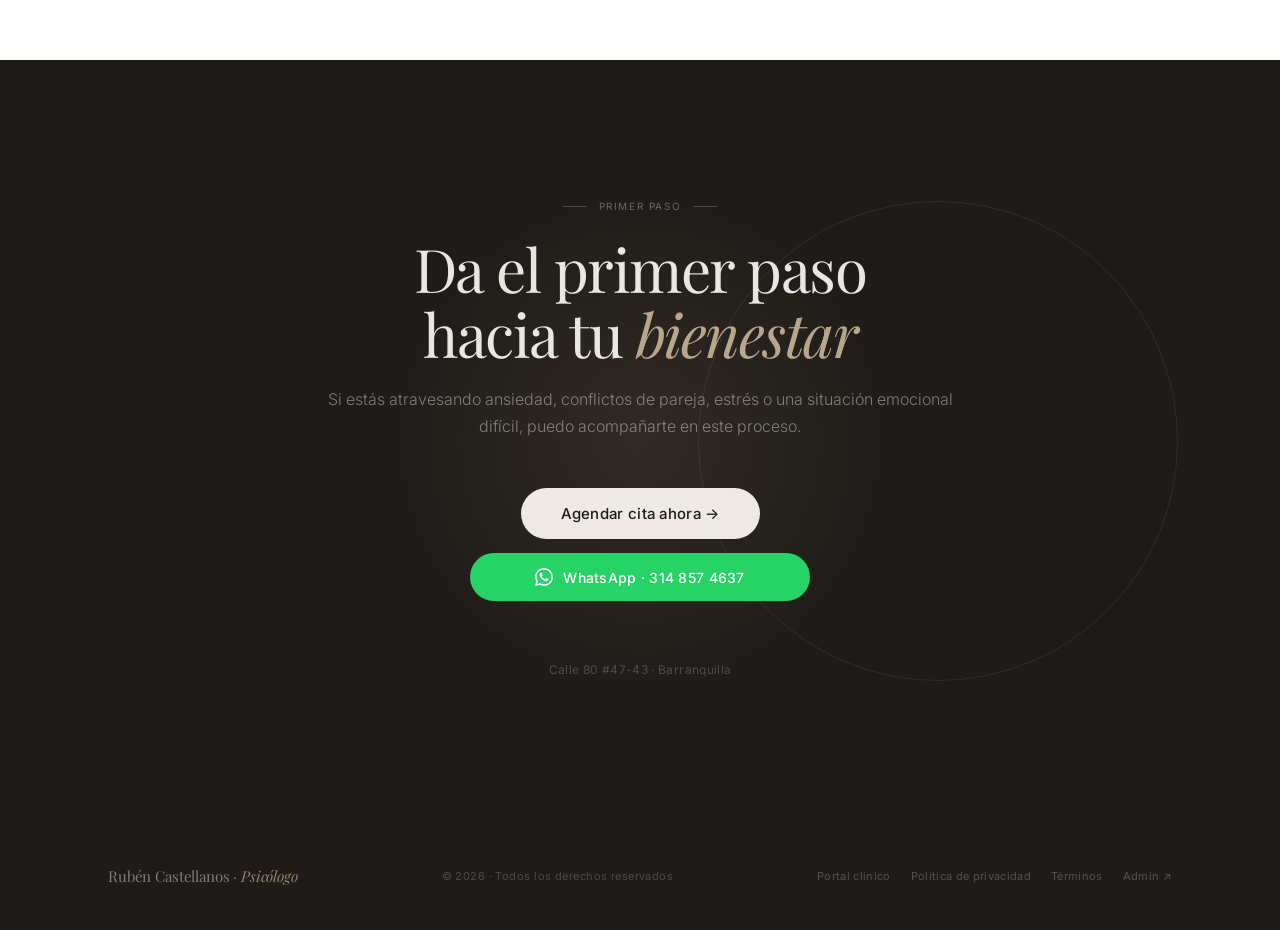
<file: index-roto-antes-limpiar.html>
<!DOCTYPE html>
<html lang="es">
<head>
<meta charset="UTF-8">
<meta name="viewport" content="width=device-width, initial-scale=1.0">
<title>Rubén Castellanos · Psicólogo y Psicoterapeuta · Barranquilla</title>
<meta name="description" content="Psicólogo y psicoterapeuta con más de 20 años de experiencia en terapia individual y de pareja. Atención presencial en Barranquilla y virtual desde cualquier lugar.">

<!-- Google Fonts -->
<link rel="preconnect" href="https://fonts.googleapis.com">
<link rel="preconnect" href="https://fonts.gstatic.com" crossorigin>
<link href="https://fonts.googleapis.com/css2?family=Inter:wght@300;400;500&family=Playfair+Display:ital,wght@0,400;0,500;1,400;1,500&display=swap" rel="stylesheet">

<link rel="stylesheet" href="./src/styles.css">
</head>
<body>

<!-- ACCESSIBLE SKIP LINK -->
<a class="sr-only" href="#main-content">Ir al contenido principal</a>

<!-- ============================================================
     NAVIGATION
     ============================================================ -->
<nav id="navbar" role="navigation" aria-label="Navegación principal">
  <div class="navbar-inner">
   <div class="nav-logo">
    <span class="name" style="color: #FFFFFF !important;">Rubén Castellanos</span>
    <span class="role" style="color: rgba(255, 255, 255, 0.7) !important;">Psicólogo · Psicoterapeuta</span>
</div>
    <div class="nav-links">
      <a href="#services">Servicios</a>
      <a href="#about">Sobre mí</a>
      <a href="#problems">Especialidades</a>
      <a href="#modality">Atención</a>
    </div>



<a
 href="https://agenda.rubencastellanos.co"
  class="nav-cta-outline text-center flex items-center justify-center"
  aria-label="Abrir portal clínico"
>
  Portal clínico
</a>
<button class="nav-cta" onclick="openBooking()" aria-label="Abrir agenda de citas">
  Agendar cita
</button>

<button class="nav-hamburger" id="hamburger" aria-label="Menú" aria-expanded="false">
  <span></span>
  <span></span>
  <span></span>
</button>
</div>
</nav>

<!-- ============================================================
     HERO SECTION
     ============================================================ -->
<main id="main-content">
<section id="hero" aria-label="Bienvenida">
  <!-- Atmospheric layers -->
  <div class="hero-bg" aria-hidden="true"></div>
  <div class="hero-light-pool" aria-hidden="true"></div>
  <div class="hero-grain" aria-hidden="true"></div>
  <div class="hero-vignette" aria-hidden="true"></div>

  <!-- Decorative geometric circles — Nirva signature -->
  <div class="hero-circle-1" aria-hidden="true"></div>
  <div class="hero-circle-2" aria-hidden="true"></div>
  <div class="hero-circle-3" aria-hidden="true"></div>

  <!-- Editorial oversized word bleeding off screen -->
  <div class="hero-word-bottom" aria-hidden="true">Castellanos</div>

  <!-- LEFT CONTENT COLUMN -->
  <div class="hero-left">
  <div class="hero-badge" role="status">
    <span class="hero-badge-dot pulse" aria-hidden="true"></span>
    Barranquilla · Presencial &amp; Virtual
  </div>

  <h1 style="color: #FFFFFF !important;">
    <span class="sans-word" style="color: rgba(255, 255, 255, 0.8) !important;">Psicólogo &amp; Psicoterapeuta</span>
    Acompañar<br>
    es un <em style="color: #FFFFFF !important; font-style: italic;">arte</em>
  </h1>

  <p class="hero-sub" style="color: rgba(255, 255, 255, 0.7) !important;">
    Más de 20 años ayudando a personas y parejas a recuperar su bienestar emocional. Un espacio seguro, humano y profundamente profesional.
  </p>

  <div class="hero-actions">
    <button class="btn-primary" onclick="openBooking()">
      Agendar cita →
    </button>
    <a href="#services" class="btn-outline">
      Ver servicios
    </a>
  </div>
</div>

  <!-- STATS BAR -->
 <div class="hero-stats-bar" aria-label="Estadísticas">
  <div class="hero-stat-item">
    <div class="hero-stat-num">+20</div>
    <div class="hero-stat-lbl">Años de experiencia</div>
  </div>
  <div class="hero-stat-item">
    <div class="hero-stat-num">4</div>
    <div class="hero-stat-lbl">Servicios</div>
  </div>
  <div class="hero-stat-item">
    <div class="hero-stat-num">2</div>
    <div class="hero-stat-lbl">Modalidades</div>
  </div>
  <div class="hero-stat-item">
    <div class="hero-stat-num">100%</div>
    <div class="hero-stat-lbl">Confidencial</div>
  </div>
</div>

  <!-- Scroll indicator -->
  <div class="scroll-indicator" aria-hidden="true">
    <div class="line"></div>
    <span>Scroll</span>
  </div>
</section>

<!-- ============================================================
     SERVICES SECTION
     ============================================================ -->
<section id="services" aria-labelledby="services-heading">
  <div class="container">
    <div class="services-header">
      <div>
        <p class="section-eyebrow">Servicios</p>
        <h2 class="section-title" id="services-heading">
          Un espacio para<br>cada necesidad
        </h2>
      </div>
      <p class="section-sub">
        Cada sesión está diseñada para acompañarte desde donde estás hacia donde quieres llegar, con herramientas probadas y un enfoque humano.
      </p>
    </div>

    <div class="services-grid">

      <!-- CONSULTA INICIAL -->
      <article class="service-card" data-number="01" tabindex="0" aria-label="Consulta Inicial, 60 minutos">
        <div class="service-card-icon" aria-hidden="true">
          <svg viewBox="0 0 24 24" fill="none" stroke="currentColor" stroke-width="1.5" stroke-linecap="round">
            <circle cx="12" cy="12" r="10"/><path d="M12 8v4M12 16h.01"/>
          </svg>
        </div>
        <div class="service-duration">60 minutos</div>
        <h3 class="service-name">Consulta Inicial</h3>
        <p class="service-desc">
          Primera aproximación al proceso terapéutico. Conocemos tu situación, tus necesidades y definimos juntos el camino a seguir. Un espacio sin juicios para comenzar.
        </p>
        <div class="service-footer">
          <span class="service-modality">Presencial · Virtual</span>
          <button class="btn-book" onclick="openBookingWithService('Consulta Inicial','60 min')">
            Reservar →
          </button>
        </div>
      </article>

      <!-- TERAPIA INDIVIDUAL -->
      <article class="service-card" data-number="02" tabindex="0" aria-label="Terapia Individual, 60 minutos">
        <div class="service-card-icon" aria-hidden="true">
          <svg viewBox="0 0 24 24" fill="none" stroke="currentColor" stroke-width="1.5" stroke-linecap="round">
            <path d="M20 21v-2a4 4 0 0 0-4-4H8a4 4 0 0 0-4 4v2"/><circle cx="12" cy="7" r="4"/>
          </svg>
        </div>
        <div class="service-duration">60 minutos</div>
        <h3 class="service-name">Terapia Individual</h3>
        <p class="service-desc">
          Proceso terapéutico personalizado para trabajar ansiedad, depresión, autoestima, crecimiento personal y bienestar emocional duradero.
        </p>
        <div class="service-footer">
          <span class="service-modality">Presencial · Virtual</span>
          <button class="btn-book" onclick="openBookingWithService('Terapia Individual','60 min')">
            Reservar →
          </button>
        </div>
      </article>

      <!-- TERAPIA DE PAREJA -->
      <article class="service-card" data-number="03" tabindex="0" aria-label="Terapia de Pareja, 90 minutos">
        <div class="service-card-icon" aria-hidden="true">
          <svg viewBox="0 0 24 24" fill="none" stroke="currentColor" stroke-width="1.5" stroke-linecap="round">
            <path d="M17 21v-2a4 4 0 0 0-4-4H5a4 4 0 0 0-4 4v2"/><circle cx="9" cy="7" r="4"/>
            <path d="M23 21v-2a4 4 0 0 0-3-3.87"/><path d="M16 3.13a4 4 0 0 1 0 7.75"/>
          </svg>
        </div>
        <div class="service-duration">90 minutos</div>
        <h3 class="service-name">Terapia de Pareja</h3>
        <p class="service-desc">
          Espacio de comunicación y transformación para parejas que buscan mejorar su vínculo, resolver conflictos y fortalecer la relación desde la comprensión mutua.
        </p>
        <div class="service-footer">
          <span class="service-modality">Presencial · Virtual</span>
          <button class="btn-book" onclick="openBookingWithService('Terapia de Pareja','90 min')">
            Reservar →
          </button>
        </div>
      </article>

      <!-- SEGUIMIENTO -->
      <article class="service-card" data-number="04" tabindex="0" aria-label="Seguimiento Terapéutico, 45 minutos">
        <div class="service-card-icon" aria-hidden="true">
          <svg viewBox="0 0 24 24" fill="none" stroke="currentColor" stroke-width="1.5" stroke-linecap="round">
            <polyline points="22 12 18 12 15 21 9 3 6 12 2 12"/>
          </svg>
        </div>
        <div class="service-duration">45 minutos</div>
        <h3 class="service-name">Seguimiento Terapéutico</h3>
        <p class="service-desc">
          Sesiones de continuidad para pacientes en proceso activo. Revisamos avances, ajustamos estrategias y consolidamos los cambios alcanzados.
        </p>
        <div class="service-footer">
          <span class="service-modality">Presencial · Virtual</span>
          <button class="btn-book" onclick="openBookingWithService('Seguimiento Terapéutico','45 min')">
            Reservar →
          </button>
        </div>
      </article>

    </div>
  </div>
</section>

<!-- ============================================================
     ABOUT SECTION
     ============================================================ -->
<section id="about" aria-labelledby="about-heading">
  <div class="container">
    <div class="about-grid">

      <div class="about-photo-wrap">
        <div class="about-photo-card">
          <div class="about-photo-bg">
            <div class="about-initials" aria-hidden="true">RC</div>
          </div>
          <div class="about-photo-badge">
            <div class="badge-name">Rubén Castellanos</div>
            <div class="badge-role">Psicólogo · Psicoterapeuta · +20 años</div>
          </div>
        </div>
        <div class="about-floating-tag" aria-hidden="true">
          <div class="num">+20</div>
          <div class="lbl">Años</div>
        </div>
      </div>

      <div>
        <p class="section-eyebrow">Sobre mí</p>
        <h2 class="section-title" id="about-heading" style="font-size: clamp(24px, 3vw, 38px);">
          Psicoterapia humana,<br>cercana y efectiva
        </h2>
        <p class="section-sub" style="max-width: 100%; margin-top: 16px;">
          Creo en el poder transformador de un acompañamiento cercano y profesional. Durante más de 20 años he ayudado a personas y parejas a encontrar claridad, equilibrio y bienestar duradero, integrando herramientas clínicas con una escucha genuinamente humana.
        </p>
        <p class="section-sub" style="max-width: 100%; margin-top: 12px;">
          He participado como conferencista, docente universitario y facilitador en procesos de desarrollo humano y fortalecimiento emocional.
        </p>

        <div class="about-credentials" role="list">
          <div class="credential-item" role="listitem">
            <div class="credential-check" aria-hidden="true">✓</div>
            <span class="credential-text">Atención presencial en Barranquilla y virtual desde cualquier lugar del mundo</span>
          </div>
          <div class="credential-item" role="listitem">
            <div class="credential-check" aria-hidden="true">✓</div>
            <span class="credential-text">Más de 20 años de experiencia clínica en terapia individual y de pareja</span>
          </div>
          <div class="credential-item" role="listitem">
            <div class="credential-check" aria-hidden="true">✓</div>
            <span class="credential-text">Docente universitario, conferencista y facilitador de desarrollo humano</span>
          </div>
          <div class="credential-item" role="listitem">
            <div class="credential-check" aria-hidden="true">✓</div>
            <span class="credential-text">Espacio confidencial, profesional y humano en cada sesión</span>
          </div>
        </div>

        <div class="tags-list" role="list" aria-label="Especialidades">
          <span class="tag-pill" role="listitem">Psicoterapia</span>
          <span class="tag-pill" role="listitem">Terapia Cognitivo Conductual</span>
          <span class="tag-pill" role="listitem">Terapia de Pareja</span>
          <span class="tag-pill" role="listitem">Coaching Emocional</span>
          <span class="tag-pill" role="listitem">Gestión Humana</span>
          <span class="tag-pill" role="listitem">Liderazgo</span>
        </div>
      </div>
    </div>
  </div>
</section>

<!-- ============================================================
     PROBLEMS / SPECIALTIES SECTION
     ============================================================ -->
<section id="problems" aria-labelledby="problems-heading">
  <div class="container">
    <p class="section-eyebrow">Especialidades</p>
    <h2 class="section-title" id="problems-heading">
      Principales situaciones<br>que acompañamos
    </h2>

    <div class="problems-grid">

      <div class="problem-category">
        <div class="problem-cat-title">Ansiedad y estado de ánimo</div>
        <ul class="problem-list">
          <li>Ansiedad y crisis de pánico</li>
          <li>Depresión y tristeza profunda</li>
          <li>Estrés crónico y agotamiento</li>
          <li>Angustia e irritabilidad</li>
          <li>Insomnio y trastornos del sueño</li>
        </ul>
      </div>

      <div class="problem-category">
        <div class="problem-cat-title">Pareja y relaciones</div>
        <ul class="problem-list">
          <li>Conflictos de pareja</li>
          <li>Separación y divorcio</li>
          <li>Dependencia emocional</li>
          <li>Celos y celopatía</li>
          <li>Problemas de comunicación</li>
          <li>Inestabilidad afectiva</li>
        </ul>
      </div>

      <div class="problem-category">
        <div class="problem-cat-title">Autoestima y crecimiento</div>
        <ul class="problem-list">
          <li>Baja autoestima</li>
          <li>Falta de sentido de vida</li>
          <li>Insatisfacción personal</li>
          <li>Déficit de motivación</li>
          <li>Problemas de apego</li>
          <li>Timidez y bloqueos sociales</li>
        </ul>
      </div>

      <div class="problem-category">
        <div class="problem-cat-title">Adicciones y conductas</div>
        <ul class="problem-list">
          <li>Consumo de sustancias</li>
          <li>Alcoholismo</li>
          <li>Ludopatía</li>
          <li>Adicción a medicamentos</li>
          <li>Conductas compulsivas</li>
        </ul>
      </div>

      <div class="problem-category" style="grid-column: span 2;">
        <div class="problem-cat-title">Trastornos emocionales y psicológicos</div>
        <ul class="problem-list" style="columns: 2; gap: 32px;">
          <li>Trastorno obsesivo-compulsivo (TOC)</li>
          <li>Trastorno bipolar</li>
          <li>Estrés postraumático (TEPT)</li>
          <li>Trastornos de personalidad</li>
          <li>Trastornos alimenticios</li>
          <li>Duelo y duelo patológico</li>
        </ul>
      </div>

    </div>
  </div>
</section>

<!-- ============================================================
     MODALITY SECTION
     ============================================================ -->
<section id="modality" aria-labelledby="modality-heading">
  <div class="container">
    <p class="section-eyebrow">Modalidad de atención</p>
    <h2 class="section-title" id="modality-heading">
      Como prefieras,<br>donde estés
    </h2>

    <div class="modality-cards">

      <div class="modality-card presencial">
        <div class="modality-icon" aria-hidden="true">🧠</div>
        <h3 class="modality-title">Atención Presencial</h3>
        <p class="modality-desc">
          Un espacio físico pensado para que te sientas cómodo, seguro y en confianza. El encuentro presencial permite una conexión más profunda y un acompañamiento más cercano.
        </p>
        <p class="modality-detail">
          <strong>Centro Médico Gemelli</strong><br>
          Calle 80 #47-43 Piso 2, Consultorio 4A<br>
          Barranquilla, Colombia
        </p>
      </div>

      <div class="modality-card virtual">
        <div class="modality-icon" aria-hidden="true">💻</div>
        <h3 class="modality-title">Consultas Virtuales</h3>
        <p class="modality-desc">
          Recibe la misma calidad de acompañamiento desde la comodidad de tu hogar o desde cualquier lugar. Misma confidencialidad, misma presencia, sin límites geográficos.
        </p>
        <p class="modality-detail">
          <strong>Disponible para todo el mundo</strong><br>
          Videollamada segura y confidencial<br>
          Horarios flexibles adaptados a tu zona horaria
        </p>
      </div>

    </div>
  </div>
</section>

<!-- ============================================================
     CTA SECTION
     ============================================================ -->
<section id="cta-section" aria-labelledby="cta-heading">
  <div class="cta-content">
    <div class="cta-eyebrow">Primer paso</div>
    <h2 id="cta-heading">
      Da el primer paso<br>hacia tu <em>bienestar</em>
    </h2>
    <p>
      Si estás atravesando ansiedad, conflictos de pareja, estrés o una situación emocional difícil, puedo acompañarte en este proceso.
    </p>
    <div class="cta-actions">
      <button class="btn-primary" style="font-size: 15px; padding: 16px 40px;" onclick="openBooking()">
        Agendar cita ahora →
      </button>
      <a href="https://wa.me/573148574637?text=Hola%20Rub%C3%A9n%2C%20me%20gustar%C3%ADa%20agendar%20una%20cita." class="btn-wa" target="_blank" rel="noopener" style="max-width: 340px; text-decoration: none;">
        <svg width="18" height="18" viewBox="0 0 24 24" fill="currentColor" aria-hidden="true"><path d="M17.472 14.382c-.297-.149-1.758-.867-2.03-.967-.273-.099-.471-.148-.67.15-.197.297-.767.966-.94 1.164-.173.199-.347.223-.644.075-.297-.15-1.255-.463-2.39-1.475-.883-.788-1.48-1.761-1.653-2.059-.173-.297-.018-.458.13-.606.134-.133.298-.347.446-.52.149-.174.198-.298.298-.497.099-.198.05-.371-.025-.52-.075-.149-.669-1.612-.916-2.207-.242-.579-.487-.5-.669-.51-.173-.008-.371-.01-.57-.01-.198 0-.52.074-.792.372-.272.297-1.04 1.016-1.04 2.479 0 1.462 1.065 2.875 1.213 3.074.149.198 2.096 3.2 5.077 4.487.709.306 1.262.489 1.694.625.712.227 1.36.195 1.871.118.571-.085 1.758-.719 2.006-1.413.248-.694.248-1.289.173-1.413-.074-.124-.272-.198-.57-.347m-5.421 7.403h-.004a9.87 9.87 0 01-5.031-1.378l-.361-.214-3.741.982.998-3.648-.235-.374a9.86 9.86 0 01-1.51-5.26c.001-5.45 4.436-9.884 9.888-9.884 2.64 0 5.122 1.03 6.988 2.898a9.825 9.825 0 012.893 6.994c-.003 5.45-4.437 9.884-9.885 9.884m8.413-18.297A11.815 11.815 0 0012.05 0C5.495 0 .16 5.335.157 11.892c0 2.096.547 4.142 1.588 5.945L.057 24l6.305-1.654a11.882 11.882 0 005.683 1.448h.005c6.554 0 11.89-5.335 11.893-11.893a11.821 11.821 0 00-3.48-8.413z"/></svg>
        WhatsApp · 314 857 4637
      </a>
    </div>
    <div class="cta-address">
        Calle 80 #47-43  · Barranquilla
    </div>
  </div>
</section>
</main>

<!-- ============================================================
     FOOTER
     ============================================================ -->
<footer role="contentinfo">
  <div class="container">
    <div class="footer-inner">
      <div class="footer-logo">Rubén Castellanos · <span>Psicólogo</span></div>
      <div class="footer-copy">© 2026 · Todos los derechos reservados</div>
      <div class="footer-links">
<a href="https://agenda.rubencastellanos.co">Portal clínico</a>
        <a href="#">Política de privacidad</a>
        <a href="#">Términos</a>
        <a href="#" onclick="openAdmin(); return false;">Admin ↗</a>
      </div>
    </div>
  </div>
</footer>

<div id="booking-overlay" role="dialog" aria-modal="true">

<div class="booking-modal">

<button class="booking-close" onclick="closeBooking()">×</button>

<h2>Agendar cita</h2>

<div id="bs1" class="booking-step active">

<h3>Selecciona el tipo de consulta</h3>

<button class="booking-service-opt" onclick="selectBookingService(this,'Consulta Inicial','60 min')">
Consulta Inicial · 60 minutos
</button>

<button class="booking-service-opt" onclick="selectBookingService(this,'Terapia Individual','60 min')">
Terapia Individual · 60 minutos
</button>

<button class="booking-service-opt" onclick="selectBookingService(this,'Terapia de Pareja','90 min')">
Terapia de Pareja · 90 minutos
</button>

<button id="btn-step1" disabled onclick="goToStep(2)">
Continuar
</button>

</div>

</div>

</div>

<script>ass="booking-modal">

    <button class="booking-close" onclick="closeBooking()">×</button>

    <h2>Agendar cita</h2>

    <div id="bs1" class="booking-step active">

      <h3>Selecciona el tipo de consulta</h3>

      <button class="booking-service-opt" onclick="selectBookingService(this,'Consulta Inicial','60 min')">
        Consulta Inicial · 60 minutos
      </button>

      <button class="booking-service-opt" onclick="selectBookingService(this,'Terapia Individual','60 min')">
        Terapia Individual · 60 minutos
      </button>

      <button class="booking-service-opt" onclick="selectBookingService(this,'Terapia de Pareja','90 min')">
        Terapia de Pareja · 90 minutos
      </button>

      <button id="btn-step1" disabled onclick="goToStep(2)">
        Continuar
      </button>

    </div>


  </div>
</div>

<script>

<button class="booking-close" onclick="closeBooking()">×</button>

<h2>Agendar cita</h2>

<div id="bs1" class="booking-step active">

<h3>Selecciona el tipo de consulta</h3>

<button class="booking-service-opt" onclick="selectBookingService(this,'Consulta Inicial','60 min')">
Consulta Inicial · 60 minutos
</button>

<button class="booking-service-opt" onclick="selectBookingService(this,'Terapia Individual','60 min')">
Terapia Individual · 60 minutos
</button>

<button class="booking-service-opt" onclick="selectBookingService(this,'Terapia de Pareja','90 min')">
Terapia de Pareja · 90 minutos
</button>

<button id="btn-step1" disabled onclick="goToStep(2)">
Continuar
</button>

</div>


<div id="bs2" class="booking-step">

<h3>Selecciona fecha</h3>

<div class="calendar-header">
<button onclick="changeMonth(-1)">‹</button>

<span id="cal-month-label"></span>

<button onclick="changeMonth(1)">›</button>
</div>

<div id="cal-days-grid"></div>


<h3>Horario disponible</h3>

<div id="slots-list"></div>


<button id="btn-step2" disabled onclick="goToStep(3)">
Continuar
</button>


</div>


<div id="bs3" class="booking-step">

<h3>Confirmar cita</h3>

<p>Servicio:
<strong id="cv-service">—</strong>
</p>

<p>Modalidad:
<strong id="cv-mod">—</strong>
</p>

<p>Fecha:
<strong id="cv-date">—</strong>
</p>

<p>Hora:
<strong id="cv-time">—</strong>
</p>


<button onclick="goToStep(4)">
Confirmar
</button>

</div>


<div id="bs4" class="booking-step">

<h3>¡Cita reservada!</h3>

<p>Recibirás la confirmación por correo.</p>

<button onclick="closeBooking()">
Cerrar
</button>

</div>


</div>

</div>

<script>

var monthNames = [
'Enero','Febrero','Marzo','Abril','Mayo','Junio',
'Julio','Agosto','Septiembre','Octubre','Noviembre','Diciembre'
];

var availableSlots = [
'8:00 AM',
'9:00 AM',
'10:00 AM',
'11:00 AM',
'2:00 PM',
'3:00 PM',
'4:00 PM',
'5:00 PM'
];

var availableDays = [1,2,3,4,5,6];


var state = {
 service:'',
 dur:'',
 mod:'Presencial · Barranquilla',
 day:'',
 dayLabel:'',
 time:'',
 month:new Date().getMonth(),
 year:new Date().getFullYear()
};


function openBooking(){
 document.getElementById('booking-overlay').classList.add('open');
 document.body.style.overflow='hidden';
 renderCalendar();
}


function closeBooking(){
 document.getElementById('booking-overlay').classList.remove('open');
 document.body.style.overflow='';
}


function selectMod(el){
 document.querySelectorAll('.modal-mod-opt')
 .forEach(function(e){e.classList.remove('selected')});

 el.classList.add('selected');

 state.mod = el.textContent
 .trim()
 .replace(/🧠|💻/g,'')
 .trim();

 updateConfirmCard();
}


function selectBookingService(el,svc,dur){

 document.querySelectorAll('.booking-service-opt')
 .forEach(function(e){
   e.classList.remove('selected');
 });

 el.classList.add('selected');

 state.service=svc;
 state.dur=dur;

 document.getElementById('btn-step1').disabled=false;

 updateConfirmCard();
}


function goToStep(n){

 for(var i=1;i<=4;i++){

 let screen=document.getElementById('bs'+i);
 if(screen) screen.classList.remove('active');

 let sc=document.getElementById('sc'+i);

 if(sc){
 sc.classList.remove('done','active','pending');

 if(i<n) sc.classList.add('done');
 else if(i===n) sc.classList.add('active');
 else sc.classList.add('pending');
 }

 }

 document.getElementById('bs'+n).classList.add('active');

 renderCalendar();

}


function renderCalendar(){

var grid=document.getElementById('cal-days-grid');

if(!grid)return;

document.getElementById('cal-month-label').textContent =
monthNames[state.month]+' '+state.year;


grid.innerHTML='';


var days=new Date(
state.year,
state.month+1,
0
).getDate();


for(let d=1;d<=days;d++){

let date=new Date(state.year,state.month,d);

let cell=document.createElement('div');

cell.className='cal-day';

cell.textContent=d;


cell.onclick=function(){

selectDay(this,d,date);

};


grid.appendChild(cell);

}

}



function changeMonth(dir){

state.month+=dir;

if(state.month>11){
state.month=0;
state.year++;
}

if(state.month<0){
state.month=11;
state.year--;
}

renderCalendar();

}


function selectDay(el,day,date){

document.querySelectorAll('.cal-day')
.forEach(function(c){
c.classList.remove('selected');
});


el.classList.add('selected');

state.day=day;

state.dayLabel=
day+' '+monthNames[state.month]+' '+state.year;


renderSlots();

}


function renderSlots(){

var container=document.getElementById('slots-list');

container.innerHTML='';


availableSlots.forEach(function(slot){

let btn=document.createElement('button');

btn.className='time-slot-btn';

btn.textContent=slot;

btn.onclick=function(){

selectTimeSlot(this,slot);

};

container.appendChild(btn);

});

}



function selectTimeSlot(el,t){

document.querySelectorAll('.time-slot-btn')
.forEach(function(b){
b.classList.remove('selected');
});

el.classList.add('selected');

state.time=t;

document.getElementById('btn-step2').disabled=false;

updateConfirmCard();

}



function updateConfirmCard(){

let s=document.getElementById('cv-service');
if(s)s.textContent=state.service||'—';

let m=document.getElementById('cv-mod');
if(m)m.textContent=state.mod||'—';

let d=document.getElementById('cv-date');
if(d)d.textContent=state.dayLabel||'—';

let t=document.getElementById('cv-time');
if(t)t.textContent=state.time||'—';

}


</script>

</body>
</html>
</file>
<file: src/styles.css>
@custom-variant dark (&:is(.dark *));

/*
 * Design system definition.
 *
 * The @theme inline block maps CSS custom properties to Tailwind utility
 * classes (e.g. --color-primary -> bg-primary, text-primary).
 *
 * The :root and .dark blocks define the actual color values using oklch.
 * All colors MUST use oklch format.
 *
 * To add a new semantic color:
 * 1. Add the variable to :root (light value) and .dark (dark value)
 * 2. Register it in @theme inline as --color-<name>: var(--<name>)
 */

@theme inline {
  --radius-sm: calc(var(--radius) - 4px);
  --radius-md: calc(var(--radius) - 2px);
  --radius-lg: var(--radius);
  --radius-xl: calc(var(--radius) + 4px);
  --radius-2xl: calc(var(--radius) + 8px);
  --radius-3xl: calc(var(--radius) + 12px);
  --radius-4xl: calc(var(--radius) + 16px);
  --color-background: var(--background);
  --color-foreground: var(--foreground);
  --color-card: var(--card);
  --color-card-foreground: var(--card-foreground);
  --color-popover: var(--popover);
  --color-popover-foreground: var(--popover-foreground);
  --color-primary: var(--primary);
  --color-primary-foreground: var(--primary-foreground);
  --color-secondary: var(--secondary);
  --color-secondary-foreground: var(--secondary-foreground);
  --color-muted: var(--muted);
  --color-muted-foreground: var(--muted-foreground);
  --color-accent: var(--accent);
  --color-accent-foreground: var(--accent-foreground);
  --color-destructive: var(--destructive);
  --color-destructive-foreground: var(--destructive-foreground);
  --color-border: var(--border);
  --color-input: var(--input);
  --color-ring: var(--ring);
  --color-ring-offset-background: var(--background);
  --color-peach: var(--peach);
  --color-peach-foreground: var(--peach-foreground);
  --color-sage: var(--sage);
  --color-sage-foreground: var(--sage-foreground);
  --color-cream: var(--cream);
  --color-cream-foreground: var(--cream-foreground);
  --color-blush: var(--blush);
  --color-blush-foreground: var(--blush-foreground);
  --color-success: var(--success);
  --color-success-foreground: var(--success-foreground);
  --color-warning: var(--warning);
  --color-warning-foreground: var(--warning-foreground);
  --font-display: "Fraunces", ui-serif, Georgia, serif;
  --font-sans: "DM Sans", ui-sans-serif, system-ui, sans-serif;
  --color-chart-1: var(--chart-1);
  --color-chart-2: var(--chart-2);
  --color-chart-3: var(--chart-3);
  --color-chart-4: var(--chart-4);
  --color-chart-5: var(--chart-5);
  --color-sidebar: var(--sidebar);
  --color-sidebar-foreground: var(--sidebar-foreground);
  --color-sidebar-primary: var(--sidebar-primary);
  --color-sidebar-primary-foreground: var(--sidebar-primary-foreground);
  --color-sidebar-accent: var(--sidebar-accent);
  --color-sidebar-accent-foreground: var(--sidebar-accent-foreground);
  --color-sidebar-border: var(--sidebar-border);
  --color-sidebar-ring: var(--sidebar-ring);
}

:root {
  --radius: 1.5rem;

  /* Brand palette — slate blue + warm cream (Rúben Castellanos logo) */
  --background: oklch(0.97 0.006 70);
  --foreground: oklch(0.33 0.02 250);
  --card: oklch(0.995 0.003 75);
  --card-foreground: oklch(0.33 0.02 250);
  --popover: oklch(0.995 0.003 75);
  --popover-foreground: oklch(0.33 0.02 250);

  /* Slate-blue primary action — the brand mark color */
  --primary: oklch(0.446 0.028 246.5);
  --primary-foreground: oklch(0.97 0.008 75);

  /* Soft slate-blue secondary */
  --secondary: oklch(0.92 0.014 245);
  --secondary-foreground: oklch(0.42 0.025 246);

  --muted: oklch(0.95 0.006 70);
  --muted-foreground: oklch(0.53 0.016 250);

  /* Warm sand accent */
  --accent: oklch(0.91 0.022 75);
  --accent-foreground: oklch(0.42 0.03 250);

  --destructive: oklch(0.6 0.18 25);
  --destructive-foreground: oklch(0.98 0.01 85);

  --border: oklch(0.9 0.008 250);
  --input: oklch(0.93 0.006 250);
  --ring: oklch(0.55 0.025 246);

  /* Harmonised accent tints */
  --peach: oklch(0.91 0.025 70);
  --peach-foreground: oklch(0.43 0.035 60);
  --sage: oklch(0.9 0.02 200);
  --sage-foreground: oklch(0.42 0.03 225);
  --cream: oklch(0.93 0.022 85);
  --cream-foreground: oklch(0.43 0.035 80);
  --blush: oklch(0.91 0.018 250);
  --blush-foreground: oklch(0.44 0.03 248);

  /* Status */
  --success: oklch(0.9 0.04 175);
  --success-foreground: oklch(0.42 0.06 185);
  --warning: oklch(0.93 0.05 90);
  --warning-foreground: oklch(0.48 0.07 80);

  /* Gradients (soft brand fades) */
  --gradient-peach: linear-gradient(150deg, oklch(0.92 0.025 75), oklch(0.95 0.02 90));
  --gradient-sage: linear-gradient(150deg, oklch(0.91 0.022 205), oklch(0.94 0.018 230));
  --gradient-blush: linear-gradient(150deg, oklch(0.91 0.02 250), oklch(0.94 0.016 245));
  --gradient-cream: linear-gradient(150deg, oklch(0.95 0.02 88), oklch(0.93 0.025 70));

  /* Soft elevation */
  --shadow-soft: 0 4px 24px -8px oklch(0.4 0.03 250 / 0.12);
  --shadow-card: 0 8px 30px -12px oklch(0.4 0.03 250 / 0.16);
  --shadow-float: 0 -6px 24px -12px oklch(0.4 0.03 250 / 0.14);

  --chart-1: oklch(0.55 0.06 246);
  --chart-2: oklch(0.68 0.05 200);
  --chart-3: oklch(0.72 0.06 85);
  --chart-4: oklch(0.62 0.06 250);
  --chart-5: oklch(0.6 0.02 250);
  --sidebar: oklch(0.97 0.006 70);
  --sidebar-foreground: oklch(0.33 0.02 250);
  --sidebar-primary: oklch(0.446 0.028 246.5);
  --sidebar-primary-foreground: oklch(0.97 0.008 75);
  --sidebar-accent: oklch(0.92 0.014 245);
  --sidebar-accent-foreground: oklch(0.42 0.025 246);
  --sidebar-border: oklch(0.9 0.008 250);
  --sidebar-ring: oklch(0.55 0.025 246);
}

.dark {
  --background: oklch(0.129 0.042 264.695);
  --foreground: oklch(0.984 0.003 247.858);
  --card: oklch(0.208 0.042 265.755);
  --card-foreground: oklch(0.984 0.003 247.858);
  --popover: oklch(0.208 0.042 265.755);
  --popover-foreground: oklch(0.984 0.003 247.858);
  --primary: oklch(0.929 0.013 255.508);
  --primary-foreground: oklch(0.208 0.042 265.755);
  --secondary: oklch(0.279 0.041 260.031);
  --secondary-foreground: oklch(0.984 0.003 247.858);
  --muted: oklch(0.279 0.041 260.031);
  --muted-foreground: oklch(0.704 0.04 256.788);
  --accent: oklch(0.279 0.041 260.031);
  --accent-foreground: oklch(0.984 0.003 247.858);
  --destructive: oklch(0.704 0.191 22.216);
  --destructive-foreground: oklch(0.984 0.003 247.858);
  --border: oklch(1 0 0 / 10%);
  --input: oklch(1 0 0 / 15%);
  --ring: oklch(0.551 0.027 264.364);
  --chart-1: oklch(0.488 0.243 264.376);
  --chart-2: oklch(0.696 0.17 162.48);
  --chart-3: oklch(0.769 0.188 70.08);
  --chart-4: oklch(0.627 0.265 303.9);
  --chart-5: oklch(0.645 0.246 16.439);
  --sidebar: oklch(0.208 0.042 265.755);
  --sidebar-foreground: oklch(0.984 0.003 247.858);
  --sidebar-primary: oklch(0.488 0.243 264.376);
  --sidebar-primary-foreground: oklch(0.984 0.003 247.858);
  --sidebar-accent: oklch(0.279 0.041 260.031);
  --sidebar-accent-foreground: oklch(0.984 0.003 247.858);
  --sidebar-border: oklch(1 0 0 / 10%);
  --sidebar-ring: oklch(0.551 0.027 264.364);
}

@layer base {
  * {
    border-color: var(--color-border);
  }

  body {
    background-color: var(--color-background);
    color: var(--color-foreground);
    font-family: var(--font-sans);
    -webkit-font-smoothing: antialiased;
  }

  h1, h2, h3 {
    font-family: var(--font-display);
  }
}

.hero-bg {
  /* Al estar en la misma carpeta, solo necesitamos entrar a assets */
  background-image: url('./assets/ruben-banner-home-1.jpg') !important;
  background-size: cover !important;
  background-position: center !important;
  background-repeat: no-repeat !important;
  /* Estas propiedades son necesarias para que el DIV se vea */
  width: 100% !important;
  height: 100vh !important; /* Prueba con 100vh o 80vh */
  position: absolute !important;
  top: 0 !important;
  left: 0 !important;
  z-index: -1 !important;
}

@layer components {
  .bg-gradient-peach { background-image: var(--gradient-peach); }
  .bg-gradient-sage { background-image: var(--gradient-sage); }
  .bg-gradient-blush { background-image: var(--gradient-blush); }
  .bg-gradient-cream { background-image: var(--gradient-cream); }
  .shadow-soft { box-shadow: var(--shadow-soft); }
  .shadow-card { box-shadow: var(--shadow-card); }
  .shadow-float { box-shadow: var(--shadow-float); }

  /* Hero content */
  #hero, .hero { overflow: visible !important; }

  .hero-left {
    position: relative;
    z-index: 4;
    padding: 0 0 92px 7vw;
    max-width: 700px;
    transform: translateY(-24px);
    display: flex;
    flex-direction: column;
    gap: 24px;
  }

  .hero-left h1 {
    color: #FFFFFF !important;
    font-family: var(--font-display);
    font-size: 3rem;
    line-height: 1.15;
    font-weight: 500;
    margin: 0;
  }

  .hero-left h1 em {
    color: #FFFFFF !important;
  }

  .hero-left h1 .sans-word {
    color: rgba(255, 255, 255, 0.8) !important;
  }

  .hero-left .hero-sub {
    color: rgba(255, 255, 255, 0.7) !important;
  }

  .hero-badge {
    display: inline-flex;
    align-items: center;
    gap: 8px;
    align-self: flex-start;
    background: rgba(255, 255, 255, 0.1);
    backdrop-filter: blur(8px);
    -webkit-backdrop-filter: blur(8px);
    border: 1px solid rgba(255, 255, 255, 0.2);
    padding: 6px 16px;
    border-radius: 100px;
    font-family: var(--font-sans);
    font-size: 0.85rem;
    color: #FFFFFF;
    font-weight: 500;
  }

  .hero-badge-dot {
    width: 8px;
    height: 8px;
    background-color: #10B981;
    border-radius: 50%;
    display: inline-block;
  }

  .hero-badge-dot.pulse {
    animation: badgePulse 2s infinite;
  }

  .hero-stat-item {
    text-align: center;
  }

  .hero-stat-num {
    font-family: var(--font-serif);
    font-weight: 500;
    font-size: 2rem;
    color: var(--ink);
    display: block;
  }

  .hero-stats-bar {
    position: absolute;
    inset: auto 0 0 0;
    z-index: 5;
    display: flex;
    align-items: stretch;
    justify-content: space-around;
    border-top: 0.5px solid rgba(246, 242, 238, 0.12);
    background: rgba(30, 24, 18, 0.24);
    backdrop-filter: blur(12px);
    -webkit-backdrop-filter: blur(12px);
    pointer-events: none;
  }
}

@keyframes badgePulse {
  0% { transform: scale(0.95); box-shadow: 0 0 0 0 rgba(16, 185, 129, 0.7); }
  70% { transform: scale(1); box-shadow: 0 0 0 6px rgba(16, 185, 129, 0); }
  100% { transform: scale(0.95); box-shadow: 0 0 0 0 rgba(16, 185, 129, 0); }
}

@media (min-width: 768px) {
  .hero-left h1 {
    font-size: 4rem;
  }
}

/* =============================================
   RESET & BASE
   ============================================= */
*, *::before, *::after { margin: 0; padding: 0; box-sizing: border-box; }
html { scroll-behavior: smooth; font-size: 16px; }
body {
  font-family: 'Inter', 'Helvetica Neue', sans-serif;
  background: #F6F2EE;
  color: #1E1B18;
  overflow-x: hidden;
  -webkit-font-smoothing: antialiased;
}
img { display: block; max-width: 100%; }
button, input, textarea, select {
  font-family: inherit;
  font-size: inherit;
}
a { text-decoration: none; color: inherit; }

/* CSS moved from index.html */

/* =============================================
   RESET & BASE
   ============================================= */
*, *::before, *::after { margin: 0; padding: 0; box-sizing: border-box; }
html { scroll-behavior: smooth; font-size: 16px; }
body {
  font-family: 'Inter', 'Helvetica Neue', sans-serif;
  background: #F6F2EE;
  color: #1E1B18;
  overflow-x: hidden;
  -webkit-font-smoothing: antialiased;
}
img { display: block; max-width: 100%; }
button, input, textarea, select {
  font-family: inherit;
  font-size: inherit;
}
a { text-decoration: none; color: inherit; }

/* =============================================
   DESIGN TOKENS
   ============================================= */
:root {
  /* Core brand */
  --ivory:       #F6F2EE;
  --ivory-2:     #EDE8E2;
  --ivory-3:     #E4DDD5;
  --espresso:    #77726E;
  --deep-blue:   #323841;
  --deep-blue-2: #252C35;
  --terracotta:  #9E7B6A;
  --mink:        #6B5E56;
  --ink:         #1E1B18;

  /* Semantic aliases */
  --accent:      #77726E;   /* café suave */
  --accent-dark: #5E5652;
  --accent-deep: #323841;   /* azul desaturado */
  --deep:        #F6F2EE;   /* page bg (inverted from dark) */
  --deep2:       #EDE8E2;
  --deep3:       #E4DDD5;
  --warm:        #9E7B6A;
  --white:       #FFFFFF;

  /* Text layers */
  --dim-1:       rgba(30,27,24,0.82);
  --dim-2:       rgba(30,27,24,0.52);
  --dim-3:       rgba(30,27,24,0.32);
  --dim-4:       rgba(30,27,24,0.09);
  --dim-5:       rgba(30,27,24,0.05);
  --dim-6:       rgba(30,27,24,0.03);

  /* Borders */
  --border:      rgba(30,27,24,0.12);
  --border-sm:   rgba(30,27,24,0.08);
  --border-acc:  rgba(119,114,110,0.30);

  /* Radii & transition */
  --radius-sm:   10px;
  --radius-md:   16px;
  --radius-lg:   24px;
  --radius-xl:   32px;
  --radius-pill: 100px;
  --transition:  0.2s ease;

  /* Typography */
  --font-sans:   'Inter', 'Helvetica Neue', sans-serif;
  --font-serif:  'Playfair Display', Georgia, serif;
}

/* =============================================
   UTILITY CLASSES
   ============================================= */
.container { max-width: 1120px; margin: 0 auto; padding: 0 28px; }
.sr-only { position: absolute; width: 1px; height: 1px; overflow: hidden; clip: rect(0,0,0,0); }

/* =============================================
   NAVIGATION — refined
   ============================================= */
#navbar {
  position: fixed;
  top: 24px;
  left: 50%;
  transform: translateX(-50%);
  z-index: 1000;
  width: calc(100% - 48px);
  max-width: 940px;
  transition: all 0.3s ease;
}
#navbar .navbar-inner {
  background-color: rgba(246, 242, 238, 0.3) !important;
  backdrop-filter: blur(28px) saturate(1.4);
  -webkit-backdrop-filter: blur(28px) saturate(1.4);
  border: 0.5px solid rgba(30,27,24,0.09);
  border-radius: var(--radius-pill);
  padding: 11px 16px 11px 24px;
  display: flex;
  align-items: center;
  gap: 0;
  box-shadow: 0 1px 0 rgba(255,255,255,0.8) inset, 0 4px 32px rgba(30,27,24,0.07);
}
.nav-logo {
  display: flex;
  flex-direction: column;
  margin-right: 32px;
}
.nav-logo .name { 
  font-size: 14px; 
  font-weight: 500; 
  letter-spacing: -0.01em; 
  color: var(--ink); 
}
/* CORREGIDO: Eliminados los caracteres ); sobrantes al final */
.nav-logo .role { 
  font-size: 10px; 
  color: rgba(255, 255, 255, 0.7) !important; 
  letter-spacing: 0.08em; 
  text-transform: uppercase; 
  margin-top: 1px; 
}
.nav-links { display: flex; gap: 2px; flex: 1; }
.nav-links a {
  font-size: 13px;
  color: rgba(255, 255, 255, 0.7) !important;  
  padding: 7px 16px;
  border-radius: var(--radius-pill);
  transition: var(--transition);
  letter-spacing: -0.01em;
}
.nav-links a:hover { color: var(--ink); background: rgba(255, 255, 255, 0.06); }
.nav-cta {
  background: var(--ink);
  color: #FFFFFF !important;
  border: none;
  border-radius: var(--radius-pill);
  padding: 9px 22px;
  font-size: 13px;
  font-weight: 400;
  letter-spacing: 0.01em;
  cursor: pointer;
  transition: var(--transition);
  margin-left: auto;
  white-space: nowrap;
}
.nav-cta:hover { background: var(--espresso); transform: translateY(-1px); }
.nav-cta-outline {
  background: transparent;
  color: #FFFFFF !important;
  border: 0.5px solid rgba(30,27,24,0.20);
  border-radius: var(--radius-pill);
  padding: 8px 20px;
  font-size: 13px;
  font-weight: 400;
  letter-spacing: 0.01em;
  cursor: pointer;
  transition: var(--transition);
  white-space: nowrap;
  margin-left: 8px;
}
.nav-cta-outline:hover { background: rgba(30,27,24,0.06); border-color: rgba(30,27,24,0.35); }

/* HAMBURGER */
.nav-hamburger {
  display: none;
  flex-direction: column;
  gap: 5px;
  cursor: pointer;
  margin-left: auto;
  padding: 6px;
  background: none;
  border: none;
}
.nav-hamburger span {
  display: block;
  width: 22px;
  height: 1px;
  background: var(--dim-2);
  border-radius: 2px;
  transition: var(--transition);
}

/* =============================================
   HERO — editorial, atmospheric, Nirva-inspired
   ============================================= */
#hero {
  min-height: 100vh;
  display: flex;
  flex-direction: column;
  justify-content: flex-end;
  position: relative;
  overflow: hidden;
  padding: 0;

  /* Colocamos la imagen directamente en el contenedor principal */
  background-image: url('./assets/ruben-banner-home-1.jpg');
  background-size: cover;
  background-position: center;
  background-repeat: no-repeat;
}

/* Capa protectora para que el texto blanco se lea bien sobre la foto */
.hero-bg {
  position: absolute;
  inset: 0;
  background: linear-gradient(to bottom, rgba(30, 24, 18, 0.2) 0%, rgba(30, 24, 18, 0.6) 100%);
}

/* Luminous atmosphere pool — like light through water */
.hero-light-pool {
  position: absolute;
  width: 560px;
  height: 560px;
  border-radius: 50%;
  background: radial-gradient(circle, rgba(246,238,218,0.70) 0%, rgba(210,185,155,0.30) 40%, transparent 110%);
  top: 15%;
  left: -2%;
  pointer-events: none;
  filter: blur(40px);
}

/* Geometric thin circles — signature Nirva element */
.hero-circle-1 {
  position: absolute;
  width: 520px;
  height: 520px;
  border-radius: 50%;
  border: 0.5px solid rgba(246,242,238,0.25);
  top: 50%;
  left: 2%; /* Cambiado de right: 25 para moverlo a la derecha desde el borde izquierdo */
  transform: translateY(-50%);
  pointer-events: none;
}

.hero-circle-2 {
  position: absolute;
  width: 360px;
  height: 360px;
  border-radius: 50%;
  border: 0.5px solid rgba(246,242,238,0.18);
  top: 50%;
  left: 6%; /* Aumentado del 2% original para centrarlo más */
  transform: translateY(-50%);
  pointer-events: none;
}
.hero-circle-3 {
  position: absolute;
  width: 700px;
  height: 700px;
  border-radius: 50%;
  border: 0.5px solid rgba(246,242,238,0.10);
  bottom: -10%;
  left: -8%;
  pointer-events: none;
}

/* Subtle vignette */
.hero-vignette {
  position: absolute;
  inset: 0;
  background:
    linear-gradient(to right, rgba(30,24,18,0.12) 0%, transparent 40%),
    linear-gradient(to top, rgba(30,24,18,0.28) 0%, transparent 50%);
  pointer-events: none;
}

/* Grain texture overlay */
.hero-grain {
  position: absolute;
  inset: 0;
  opacity: 0.025;
  background-image: url("data:image/svg+xml,%3Csvg viewBox='0 0 256 256' xmlns='http://www.w3.org/2000/svg'%3E%3Cfilter id='noise'%3E%3CfeTurbulence type='fractalNoise' baseFrequency='0.9' numOctaves='4' stitchTiles='stitch'/%3E%3C/filter%3E%3Crect width='100%25' height='100%25' filter='url(%23noise)'/%3E%3C/svg%3E");
  background-size: 200px 200px;
  pointer-events: none;
}

/* Horizontal guide lines — editorial page structure */
.hero-h-lines {
  position: absolute;
  inset: 0;
  pointer-events: none;
}
.hero-h-lines::before {
  content: '';
  position: absolute;
  left: 0; right: 0;
  top: 50%;
  height: 0.5px;
  background: rgba(246,242,238,0.10);
}

/* Left column — all editorial content */
.hero-left {
  position: relative;
  z-index: 4;
  padding: 0 0 92px 7vw;
  max-width: 700px;
  transform: translateY(-24px);
  display: flex;
  flex-direction: column;
  gap: 24px;
}

/* Status badge */
.hero-badge {
  display: inline-flex;
  align-items: center;
  gap: 8px;
  background: rgba(246,242,238,0.12);
  border: 0.5px solid rgba(246,242,238,0.30);
  border-radius: var(--radius-pill);
  padding: 7px 16px;
  font-size: 11px;
  color: rgba(246,242,238,0.75);
  margin-bottom: 40px;
  letter-spacing: 0.06em;
  text-transform: uppercase;
  backdrop-filter: blur(8px);
}
.hero-badge-dot {
  width: 5px;
  height: 5px;
  background: rgba(246,238,210,0.90);
  border-radius: 50%;
  flex-shrink: 0;
}
.hero-badge-dot.pulse {
  animation: pulse 3s ease-in-out infinite;
}
@keyframes pulse {
  0%, 100% { opacity: 1; transform: scale(1); }
  50% { opacity: 0.4; transform: scale(1.4); }
}

/* Editorial headline — serif + sans mix like Nirva */
.hero h1 {
  font-family: var(--font-serif);
  font-size: clamp(52px, 7.5vw, 96px);
  font-weight: 400;
  line-height: 1.00;
  letter-spacing: -0.02em;
  color: rgba(246,242,238,0.96);
  margin-bottom: 24px;
}
.hero h1 em {
  font-style: italic;
  color: rgba(246,232,200,0.92);
}
.hero h1 .sans-word {
  font-family: var(--font-sans);
  font-weight: 300;
  font-style: normal;
  font-size: 0.72em;
  letter-spacing: -0.03em;
  display: block;
  color: rgba(246,242,238,0.70);
}

/* Subheadline */
.hero-sub {
  font-size: clamp(14px, 1.6vw, 17px);
  font-weight: 300;
  line-height: 1.70;
  color: rgba(246,242,238,0.60);
  margin-bottom: 48px;
  max-width: 420px;
  letter-spacing: 0.01em;
}

/* CTA row */
.hero-actions {
  display: flex;
  gap: 12px;
  align-items: center;
  flex-wrap: wrap;
}
.btn-primary {
  background: rgba(246,242,238,0.96);
  color: var(--ink);
  border: none;
  border-radius: var(--radius-pill);
  padding: 15px 36px;
  font-size: 14px;
  font-weight: 500;
  letter-spacing: 0.02em;
  cursor: pointer;
  transition: var(--transition);
}
.btn-primary:hover { background: #FFFFFF; transform: translateY(-2px); box-shadow: 0 8px 32px rgba(30,27,24,0.15); }
.btn-outline {
  background: transparent;
  color: rgba(246,242,238,0.70);
  border: 0.5px solid rgba(246,242,238,0.28);
  border-radius: var(--radius-pill);
  padding: 15px 28px;
  font-size: 14px;
  letter-spacing: 0.02em;
  cursor: pointer;
  transition: var(--transition);
}
.btn-outline:hover { border-color: rgba(246,242,238,0.65); color: rgba(246,242,238,0.95); background: rgba(246,242,238,0.07); }

/* Oversized editorial word bottom — like "nirva" bleeding off in the reference */
.hero-word-bottom {
  position: absolute;
  bottom: -0.12em;
  left: 7vw;
  font-family: var(--font-serif);
  font-size: clamp(100px, 18vw, 220px);
  font-weight: 400;
  line-height: 1;
  color: transparent;
  -webkit-text-stroke: 0.5px rgba(246,242,238,0.18);
  letter-spacing: -0.04em;
  user-select: none;
  pointer-events: none;
  white-space: nowrap;
  z-index: 3;
}

/* Stats bar at very bottom */
.hero-stats-bar {
  position: absolute;
  inset: auto 0 0 0;
  z-index: 5;
  display: flex;
  align-items: stretch;
  justify-content: space-around;
  border-top: 0.5px solid rgba(246,242,238,0.12);
  background: rgba(30,24,18,0.24);
  backdrop-filter: blur(12px);
  -webkit-backdrop-filter: blur(12px);
  pointer-events: none;
}
.hero-stat-item {
  flex: 1;
  padding: 20px 0;
  text-align: center;
  border-right: 0.5px solid rgba(246,242,238,0.10);
}
.hero-stat-item:last-child { border-right: none; }
.hero-stat-num {
  font-family: var(--font-serif);
  font-size: 28px;
  font-weight: 400;
  color: rgba(246,242,238,0.90);
  letter-spacing: -0.02em;
  line-height: 1;
}
.hero-stat-lbl {
  font-size: 10px;
  color: rgba(246,242,238,0.40);
  letter-spacing: 0.10em;
  text-transform: uppercase;
  margin-top: 5px;
}

/* Old hero-stats (for compat) */
.hero-stats { display: none; }
.hero-stat-div { display: none; }

/* Scroll indicator */
.scroll-indicator {
  position: absolute;
  bottom: 100px;
  right: 6vw;
  display: flex;
  flex-direction: column;
  align-items: center;
  gap: 8px;
  z-index: 5;
  animation: bobDown 2.5s ease-in-out infinite;
}
@keyframes bobDown {
  0%, 100% { transform: translateY(0); }
  50% { transform: translateY(7px); }
}
.scroll-indicator span { font-size: 9px; color: rgba(246,242,238,0.35); letter-spacing: 0.14em; text-transform: uppercase; writing-mode: vertical-rl; }
.scroll-indicator .line { width: 1px; height: 32px; background: rgba(246,242,238,0.20); }

/* =============================================
   SECTION SHARED STYLES — elevated
   ============================================= */
.section-eyebrow {
  font-size: 10px;
  letter-spacing: 0.16em;
  text-transform: uppercase;
  color: var(--espresso);
  margin-bottom: 14px;
  display: flex;
  align-items: center;
  gap: 12px;
}
.section-eyebrow::before {
  content: '';
  width: 24px;
  height: 0.5px;
  background: var(--espresso);
  opacity: 0.6;
  flex-shrink: 0;
}
.section-title {
  font-family: var(--font-serif);
  font-size: clamp(32px, 4vw, 52px);
  font-weight: 400;
  letter-spacing: -0.02em;
  line-height: 1.10;
  color: var(--ink);
  margin-bottom: 18px;
}
.section-sub {
  font-size: 16px;
  font-weight: 300;
  line-height: 1.70;
  color: var(--dim-2);
  max-width: 440px;
}

/* =============================================
   SERVICES — editorial grid
   ============================================= */
#services {
  padding: 120px 0;
  background: #F6F2EE;
  position: relative;
  overflow: hidden;
}
#services::before {
  content: '';
  position: absolute;
  width: 600px; height: 600px;
  border-radius: 50%;
  border: 0.5px solid rgba(119,114,110,0.10);
  top: -200px; right: -100px;
  pointer-events: none;
}
.services-header {
  display: flex;
  justify-content: space-between;
  align-items: flex-end;
  margin-bottom: 64px;
  gap: 32px;
  flex-wrap: wrap;
}
.services-grid {
  display: grid;
  grid-template-columns: repeat(2, 1fr);
  gap: 1px;
  background: rgba(30,27,24,0.08);
  border: 0.5px solid rgba(30,27,24,0.08);
  border-radius: 28px;
  overflow: hidden;
}
.service-card {
  background: #FFFFFF;
  border: none;
  border-radius: 0;
  padding: 44px 40px;
  cursor: pointer;
  transition: all 0.35s ease;
  position: relative;
  overflow: hidden;
  box-shadow: none;
}
.service-card::before {
  content: '';
  position: absolute;
  inset: 0;
  background: linear-gradient(135deg, rgba(158,123,106,0.06) 0%, transparent 60%);
  opacity: 0;
  transition: opacity 0.35s;
}
.service-card::after {
  content: attr(data-number);
  position: absolute;
  top: 40px;
  right: 40px;
  font-family: var(--font-serif);
  font-size: 56px;
  font-weight: 400;
  color: rgba(30,27,24,0.04);
  line-height: 1;
  transition: all 0.35s ease;
  letter-spacing: -0.03em;
}
.service-card:hover { background: #FAF7F4; transform: none; box-shadow: none; }
.service-card:hover::before { opacity: 1; }
.service-card:hover::after { color: rgba(158,123,106,0.09); transform: scale(1.05); }
.service-card-icon {
  width: 40px;
  height: 40px;
  border-radius: 10px;
  background: rgba(119,114,110,0.08);
  border: 0.5px solid rgba(119,114,110,0.18);
  display: flex;
  align-items: center;
  justify-content: center;
  margin-bottom: 28px;
}
.service-card-icon svg { width: 18px; height: 18px; color: var(--espresso); }
.service-duration {
  font-size: 10px;
  letter-spacing: 0.12em;
  text-transform: uppercase;
  color: var(--espresso);
  margin-bottom: 10px;
  opacity: 0.8;
}
.service-name {
  font-family: var(--font-serif);
  font-size: 24px;
  font-weight: 400;
  letter-spacing: -0.01em;
  color: var(--ink);
  margin-bottom: 12px;
  line-height: 1.2;
}
.service-desc {
  font-size: 14px;
  font-weight: 300;
  line-height: 1.70;
  color: var(--dim-2);
  margin-bottom: 32px;
}
.service-footer {
  display: flex;
  align-items: center;
  justify-content: space-between;
}
.service-modality {
  font-size: 11px;
  color: var(--dim-3);
  display: flex;
  align-items: center;
  gap: 6px;
  letter-spacing: 0.03em;
}
.service-modality::before { content: ''; width: 5px; height: 5px; border-radius: 50%; background: rgba(119,114,110,0.30); flex-shrink: 0; }
.btn-book {
  background: transparent;
  color: var(--ink);
  border: 0.5px solid rgba(30,27,24,0.22);
  border-radius: var(--radius-pill);
  padding: 9px 22px;
  font-size: 12px;
  font-weight: 400;
  letter-spacing: 0.04em;
  cursor: pointer;
  transition: var(--transition);
}
.btn-book:hover { background: var(--ink); color: #F6F2EE; border-color: var(--ink); }

/* =============================================
   ABOUT SECTION
   ============================================= */
#about {
  padding: 120px 0;
  background: #FFFFFF;
  border-top: 0.5px solid rgba(30,27,24,0.06);
  border-bottom: 0.5px solid rgba(30,27,24,0.06);
  position: relative;
  overflow: hidden;
}
#about::after {
  content: '';
  position: absolute;
  width: 480px; height: 480px;
  border-radius: 50%;
  border: 0.5px solid rgba(119,114,110,0.08);
  bottom: -120px; left: -60px;
  pointer-events: none;
}
.about-grid {
  display: grid;
  grid-template-columns: 420px 1fr;
  gap: 80px;
  align-items: center;
}
.about-photo-wrap {
  position: relative;
}
.about-photo-card {
  aspect-ratio: 3/4;
  background: linear-gradient(160deg, #E8DFD0 0%, #C8B89A 100%);
  border: 0.5px solid rgba(30,27,24,0.08);
  border-radius: 28px;
  overflow: hidden;
  position: relative;
  display: flex;
  align-items: flex-end;
  box-shadow: 0 2px 0 rgba(255,255,255,0.8) inset, 0 24px 64px rgba(30,27,24,0.10);
}
.about-photo-bg {
  position: absolute;
  inset: 0;
  background:
    radial-gradient(ellipse at 50% 25%, rgba(210,190,160,0.50) 0%, transparent 55%),
    linear-gradient(180deg, rgba(220,205,180,0.20) 0%, rgba(158,130,100,0.60) 100%);
  display: flex;
  align-items: center;
  justify-content: center;
}
.about-initials {
  font-family: var(--font-serif);
  font-size: 110px;
  font-weight: 400;
  letter-spacing: -6px;
  color: rgba(30,27,24,0.08);
  user-select: none;
}
.about-photo-badge {
  position: absolute;
  bottom: 24px;
  left: 24px;
  right: 24px;
  background: rgba(246,242,238,0.94);
  backdrop-filter: blur(20px);
  border: 0.5px solid rgba(30,27,24,0.08);
  border-radius: 18px;
  padding: 18px 22px;
  z-index: 2;
}
.badge-name { font-family: var(--font-serif); font-size: 16px; font-weight: 400; color: var(--ink); letter-spacing: -0.01em; }
.badge-role { font-size: 11px; color: var(--dim-3); margin-top: 4px; letter-spacing: 0.04em; }
.about-floating-tag {
  position: absolute;
  top: -18px;
  right: -18px;
  background: var(--ink);
  border-radius: 18px;
  padding: 16px 20px;
  text-align: center;
  box-shadow: 0 8px 32px rgba(30,27,24,0.20);
}
.about-floating-tag .num { font-family: var(--font-serif); font-size: 28px; font-weight: 400; letter-spacing: -0.02em; color: rgba(246,242,238,0.90); }
.about-floating-tag .lbl { font-size: 9px; color: rgba(246,242,238,0.40); letter-spacing: 0.10em; text-transform: uppercase; margin-top: 3px; }
.about-credentials { margin: 32px 0 36px; display: flex; flex-direction: column; gap: 14px; }
.credential-item { display: flex; align-items: flex-start; gap: 14px; }
.credential-check {
  width: 20px;
  height: 20px;
  flex-shrink: 0;
  border-radius: 50%;
  background: rgba(119,114,110,0.08);
  border: 0.5px solid rgba(119,114,110,0.22);
  display: flex;
  align-items: center;
  justify-content: center;
  margin-top: 2px;
  color: var(--espresso);
  font-size: 10px;
}
.credential-text { font-size: 14px; font-weight: 300; color: var(--dim-1); line-height: 1.60; }
.tags-list { display: flex; flex-wrap: wrap; gap: 8px; }
.tag-pill {
  background: transparent;
  border: 0.5px solid rgba(30,27,24,0.14);
  border-radius: var(--radius-pill);
  padding: 7px 16px;
  font-size: 12px;
  color: var(--dim-2);
  letter-spacing: 0.02em;
  transition: var(--transition);
}
.tag-pill:hover { background: rgba(30,27,24,0.04); color: var(--ink); }

/* =============================================
   PROBLEMS SECTION
   ============================================= */
#problems {
  padding: 120px 0;
  background: #F6F2EE;
  position: relative;
  overflow: hidden;
}
#problems::before {
  content: '"';
  position: absolute;
  font-family: var(--font-serif);
  font-size: 500px;
  color: rgba(119,114,110,0.04);
  top: -80px; right: -40px;
  line-height: 1;
  pointer-events: none;
  user-select: none;
}
.problems-grid {
  display: grid;
  grid-template-columns: repeat(3, 1fr);
  gap: 16px;
  margin-top: 64px;
}
.problem-category {
  background: rgba(255,255,255,0.65);
  border: 0.5px solid rgba(30,27,24,0.07);
  border-radius: 22px;
  padding: 32px 28px;
  transition: all 0.25s ease;
}
.problem-category:hover { background: rgba(255,255,255,0.95); border-color: rgba(30,27,24,0.12); transform: translateY(-2px); }
.problem-cat-title {
  font-family: var(--font-serif);
  font-size: 15px;
  font-weight: 400;
  color: var(--ink);
  margin-bottom: 18px;
  padding-bottom: 14px;
  border-bottom: 0.5px solid rgba(30,27,24,0.07);
  letter-spacing: -0.01em;
}
.problem-list { list-style: none; display: flex; flex-direction: column; gap: 7px; }
.problem-list li {
  font-size: 13px;
  font-weight: 300;
  color: var(--dim-2);
  padding: 3px 0;
  display: flex;
  align-items: center;
  gap: 10px;
  letter-spacing: 0.01em;
}
.problem-list li::before { content: ''; width: 3px; height: 3px; border-radius: 50%; background: rgba(119,114,110,0.40); flex-shrink: 0; }

/* =============================================
   MODALITY SECTION
   ============================================= */
#modality {
  padding: 120px 0;
  background: #FFFFFF;
  border-top: 0.5px solid rgba(30,27,24,0.06);
  position: relative;
}
.modality-cards {
  display: grid;
  grid-template-columns: 1fr 1fr;
  gap: 20px;
  margin-top: 64px;
}
.modality-card {
  border: 0.5px solid rgba(30,27,24,0.08);
  border-radius: 28px;
  padding: 48px 44px;
  position: relative;
  overflow: hidden;
  transition: all 0.25s ease;
}
.modality-card.presencial {
  background: linear-gradient(150deg, rgba(228,221,213,0.50) 0%, rgba(246,242,238,0.95) 100%);
  border-color: rgba(119,114,110,0.14);
}
.modality-card.virtual {
  background: linear-gradient(150deg, rgba(50,56,65,0.05) 0%, rgba(246,242,238,0.95) 100%);
  border-color: rgba(50,56,65,0.12);
}
.modality-card:hover { transform: translateY(-3px); box-shadow: 0 12px 40px rgba(30,27,24,0.08); }
.modality-icon { font-size: 32px; margin-bottom: 24px; opacity: 0.85; }
.modality-title { font-family: var(--font-serif); font-size: 24px; font-weight: 400; letter-spacing: -0.01em; color: var(--ink); margin-bottom: 12px; }
.modality-desc { font-size: 14px; font-weight: 300; color: var(--dim-2); line-height: 1.70; margin-bottom: 28px; }
.modality-detail { font-size: 13px; color: var(--dim-3); line-height: 1.65; letter-spacing: 0.01em; }
.modality-detail strong { color: var(--dim-1); font-weight: 400; }

/* =============================================
   BOOKING MODAL / OVERLAY
   ============================================= */
#booking-overlay {
  position: fixed;
  inset: 0;
  z-index: 2000;
  display: none;
  background: rgba(237,232,226,0.88);
  backdrop-filter: blur(20px);
  overflow-y: auto;
  padding: 32px 20px;
}
#booking-overlay.open { display: flex; align-items: flex-start; justify-content: center; }
.booking-modal {
  background: #FFFFFF;
  border: 0.5px solid rgba(30,27,24,0.10);
  border-radius: 28px;
  width: 100%;
  max-width: 700px;
  padding: 40px;
  position: relative;
  margin: auto;
  box-shadow: 0 8px 48px rgba(30,27,24,0.12);
}
.booking-step { display: none; }
.booking-step.active { display: block; }
.modal-close {
  position: absolute;
  top: 20px;
  right: 20px;
  width: 36px;
  height: 36px;
  border-radius: 50%;
  background: rgba(30,27,24,0.05);
  border: 0.5px solid rgba(30,27,24,0.10);
  color: var(--dim-2);
  font-size: 18px;
  cursor: pointer;
  display: flex;
  align-items: center;
  justify-content: center;
  transition: var(--transition);
}
.modal-close:hover { background: rgba(30,27,24,0.09); color: var(--ink); }

/* STEP INDICATOR */
.step-indicator {
  display: flex;
  align-items: center;
  justify-content: center;
  gap: 0;
  margin-bottom: 40px;
}
.step-item-wrap {
  display: flex;
  flex-direction: column;
  align-items: center;
  gap: 6px;
}
.step-circle {
  width: 36px;
  height: 36px;
  border-radius: 50%;
  display: flex;
  align-items: center;
  justify-content: center;
  font-size: 13px;
  font-weight: 500;
  transition: all 0.3s;
}
.step-circle.done { background: var(--espresso); color: #F6F2EE; }
.step-circle.active { background: var(--deep-blue); color: #F6F2EE; box-shadow: 0 0 0 5px rgba(50,56,65,0.10); }
.step-circle.pending { background: transparent; border: 0.5px solid rgba(30,27,24,0.18); color: var(--dim-3); }
.step-label { font-size: 10px; color: var(--dim-3); letter-spacing: 0.05em; text-align: center; }
.step-connector {
  width: 60px;
  height: 1px;
  background: rgba(30,27,24,0.10);
  margin: 0 4px;
  margin-bottom: 20px;
  transition: background 0.3s;
}
.step-connector.done { background: var(--espresso); }

/* BOOKING SCREENS */
.booking-screen { display: none; }
.booking-screen.active { display: block; animation: fadeUp 0.3s ease; }
@keyframes fadeUp { from { opacity: 0; transform: translateY(10px); } to { opacity: 1; transform: translateY(0); } }
.booking-screen-header { margin-bottom: 32px; }
.booking-screen-header .eyebrow { font-size: 11px; letter-spacing: 0.1em; text-transform: uppercase; color: var(--espresso); margin-bottom: 8px; }
.booking-screen-header h2 { font-size: clamp(22px, 3vw, 30px); font-weight: 300; letter-spacing: -0.02em; line-height: 1.1; color: var(--ink); }
.booking-screen-header p { font-size: 14px; color: var(--dim-2); margin-top: 8px; font-weight: 300; }

/* MODALITY TOGGLE */
.modality-toggle { display: grid; grid-template-columns: 1fr 1fr; gap: 10px; margin-bottom: 24px; }
.modal-mod-opt {
  border: 0.5px solid rgba(30,27,24,0.14);
  border-radius: var(--radius-md);
  padding: 14px;
  text-align: center;
  cursor: pointer;
  font-size: 13px;
  color: var(--dim-2);
  background: rgba(30,27,24,0.02);
  transition: var(--transition);
}
.modal-mod-opt:hover { border-color: rgba(50,56,65,0.35); color: var(--ink); background: rgba(50,56,65,0.04); }
.modal-mod-opt.selected { border-color: var(--deep-blue); background: rgba(50,56,65,0.07); color: var(--ink); }

/* SERVICE OPTIONS */
.booking-services { display: grid; grid-template-columns: 1fr 1fr; gap: 10px; }
.booking-service-opt {
  background: rgba(246,242,238,0.8);
  border: 0.5px solid rgba(30,27,24,0.10);
  border-radius: var(--radius-md);
  padding: 20px;
  cursor: pointer;
  transition: all 0.2s;
}
.booking-service-opt:hover { border-color: rgba(50,56,65,0.30); background: rgba(50,56,65,0.04); }
.booking-service-opt.selected { border-color: var(--deep-blue); background: rgba(50,56,65,0.06); }
.booking-service-opt .dur { font-size: 10px; letter-spacing: 0.1em; text-transform: uppercase; color: var(--espresso); margin-bottom: 5px; }
.booking-service-opt .nm { font-size: 15px; font-weight: 400; color: var(--ink); margin-bottom: 5px; }
.booking-service-opt .dsc { font-size: 12px; color: var(--dim-2); line-height: 1.5; }
.booking-service-opt .sel-dot {
  width: 16px; height: 16px; border-radius: 50%;
  border: 0.5px solid rgba(30,27,24,0.18);
  margin-top: 14px; transition: all 0.2s;
}
.booking-service-opt.selected .sel-dot { background: var(--deep-blue); border-color: var(--deep-blue); }

/* CALENDAR + SLOTS */
.calendar-slots-layout { display: grid; grid-template-columns: 1fr 220px; gap: 16px; }
.cal-wrap {
  background: rgba(246,242,238,0.6);
  border: 0.5px solid rgba(30,27,24,0.09);
  border-radius: var(--radius-md);
  padding: 24px;
}
.cal-header { display: flex; justify-content: space-between; align-items: center; margin-bottom: 20px; }
.cal-nav-btn {
  background: rgba(30,27,24,0.05);
  border: 0.5px solid rgba(30,27,24,0.12);
  border-radius: var(--radius-sm);
  color: var(--dim-2);
  width: 32px; height: 32px;
  cursor: pointer; font-size: 16px;
  display: flex; align-items: center; justify-content: center;
  transition: var(--transition);
}
.cal-nav-btn:hover { background: rgba(30,27,24,0.09); color: var(--ink); }
.cal-month-label { font-size: 15px; font-weight: 400; color: var(--ink); }
.cal-grid { display: grid; grid-template-columns: repeat(7, 1fr); gap: 3px; }
.cal-day-hdr { font-size: 10px; color: var(--dim-3); text-align: center; padding: 4px 0; letter-spacing: 0.04em; }
.cal-day {
  aspect-ratio: 1;
  display: flex; align-items: center; justify-content: center;
  font-size: 13px; color: rgba(30,27,24,0.18); border-radius: 9px;
}
.cal-day.avail { color: var(--dim-1); cursor: pointer; transition: all 0.15s; }
.cal-day.avail:hover { background: rgba(50,56,65,0.10); color: var(--ink); }
.cal-day.today { border: 0.5px solid rgba(30,27,24,0.20); color: var(--dim-1); }
.cal-day.selected { background: var(--deep-blue) !important; color: #F6F2EE !important; font-weight: 500; }
.slots-panel {
  background: rgba(246,242,238,0.6);
  border: 0.5px solid rgba(30,27,24,0.09);
  border-radius: var(--radius-md);
  padding: 20px;
}
.slots-title { font-size: 11px; letter-spacing: 0.08em; text-transform: uppercase; color: var(--dim-3); margin-bottom: 14px; }
.slots-list { display: flex; flex-direction: column; gap: 7px; }
.time-slot-btn {
  border: 0.5px solid rgba(30,27,24,0.12);
  border-radius: var(--radius-sm);
  padding: 10px 14px;
  font-size: 13px; color: var(--dim-2);
  cursor: pointer; transition: all 0.15s;
  display: flex; align-items: center; justify-content: space-between;
  background: rgba(255,255,255,0.5);
  text-align: left;
  width: 100%;
}
.time-slot-btn:hover { border-color: rgba(50,56,65,0.35); background: rgba(50,56,65,0.05); color: var(--ink); }
.time-slot-btn.selected { border-color: var(--deep-blue); background: rgba(50,56,65,0.08); color: var(--ink); }
.time-slot-btn .avail-lbl { font-size: 10px; color: var(--dim-3); }

/* FORM */
.form-row { display: grid; grid-template-columns: 1fr 1fr; gap: 12px; }
.form-group { margin-bottom: 14px; }
.form-label { display: block; font-size: 11px; letter-spacing: 0.06em; text-transform: uppercase; color: var(--dim-3); margin-bottom: 8px; }
.form-input, .form-textarea {
  width: 100%;
  background: rgba(246,242,238,0.6);
  border: 0.5px solid rgba(30,27,24,0.14);
  border-radius: var(--radius-sm);
  padding: 12px 16px;
  font-size: 14px; font-weight: 300;
  color: var(--ink);
  outline: none;
  transition: border-color var(--transition);
}
.form-input::placeholder, .form-textarea::placeholder { color: rgba(30,27,24,0.25); }
.form-input:focus, .form-textarea:focus { border-color: rgba(50,56,65,0.45); background: rgba(255,255,255,0.8); }
.form-textarea { resize: vertical; min-height: 80px; }

/* CONFIRMATION SCREEN */
.confirm-header { text-align: center; margin-bottom: 28px; }
.confirm-icon {
  width: 64px; height: 64px; border-radius: 50%;
  background: rgba(50,56,65,0.08);
  border: 0.5px solid rgba(50,56,65,0.22);
  display: flex; align-items: center; justify-content: center;
  font-size: 26px;
  margin: 0 auto 16px;
}
.confirm-title { font-size: 26px; font-weight: 300; letter-spacing: -0.02em; color: var(--ink); }
.confirm-subtitle { font-size: 14px; color: var(--dim-2); margin-top: 8px; line-height: 1.6; }
.confirm-card {
  background: rgba(50,56,65,0.04);
  border: 0.5px solid rgba(50,56,65,0.14);
  border-radius: var(--radius-lg);
  padding: 28px;
  margin-bottom: 20px;
}
.confirm-row {
  display: flex; justify-content: space-between; align-items: flex-start;
  padding: 11px 0;
  border-bottom: 0.5px solid rgba(30,27,24,0.06);
  gap: 12px;
}
.confirm-row:last-child { border: none; }
.confirm-lbl { font-size: 12px; color: var(--dim-3); letter-spacing: 0.04em; text-transform: uppercase; flex-shrink: 0; }
.confirm-val { font-size: 14px; color: var(--ink); font-weight: 400; text-align: right; }
.btn-wa {
  width: 100%; background: #25D366; color: #FFFFFF; border: none;
  border-radius: var(--radius-pill);
  padding: 15px; font-size: 14px; font-weight: 500;
  letter-spacing: 0.02em;
  cursor: pointer; transition: var(--transition); margin-bottom: 10px;
  display: flex; align-items: center; justify-content: center; gap: 10px;
}
.btn-wa:hover { background: #1da856; transform: translateY(-1px); box-shadow: 0 8px 28px rgba(37,211,102,0.25); }

/* BOOKING ACTION BTNS */
.booking-actions { margin-top: 28px; }
.btn-next-step {
  width: 100%; background: var(--deep-blue); color: #F6F2EE; border: none;
  border-radius: var(--radius-pill);
  padding: 15px; font-size: 15px; font-weight: 500;
  cursor: pointer; transition: var(--transition);
}
.btn-next-step:hover:not(:disabled) { background: var(--deep-blue-2); }
.btn-next-step:disabled { opacity: 0.3; cursor: not-allowed; }
.btn-prev-step {
  width: 100%; background: transparent; color: var(--dim-2);
  border: 0.5px solid rgba(30,27,24,0.14);
  border-radius: var(--radius-pill);
  padding: 11px; font-size: 13px;
  cursor: pointer; transition: var(--transition); margin-top: 10px;
}
.btn-prev-step:hover { border-color: rgba(30,27,24,0.28); color: var(--dim-1); }

/* =============================================
   CTA SECTION
   ============================================= */
#cta-section {
  padding: 140px 0;
  text-align: center;
  background: var(--ink);
  position: relative;
  overflow: hidden;
}
#cta-section::before {
  content: '';
  position: absolute;
  width: 600px; height: 600px; border-radius: 50%;
  background: radial-gradient(circle, rgba(158,130,100,0.15) 0%, transparent 65%);
  top: 50%; left: 50%; transform: translate(-50%,-50%);
  pointer-events: none;
}
#cta-section::after {
  content: '';
  position: absolute;
  width: 480px; height: 480px; border-radius: 50%;
  border: 0.5px solid rgba(246,242,238,0.08);
  top: 50%; right: 8%; transform: translateY(-50%);
  pointer-events: none;
}
.cta-content { position: relative; z-index: 2; max-width: 700px; margin: 0 auto; padding: 0 28px; }
.cta-content .cta-eyebrow {
  font-size: 10px; letter-spacing: 0.16em; text-transform: uppercase;
  color: rgba(246,242,238,0.35); margin-bottom: 24px;
  display: flex; align-items: center; justify-content: center; gap: 12px;
}
.cta-content .cta-eyebrow::before, .cta-content .cta-eyebrow::after {
  content: ''; width: 24px; height: 0.5px; background: rgba(246,242,238,0.20);
}
.cta-content h2 {
  font-family: var(--font-serif);
  font-size: clamp(32px, 5vw, 60px);
  font-weight: 400;
  letter-spacing: -0.025em;
  line-height: 1.08;
  color: rgba(246,242,238,0.94);
  margin-bottom: 20px;
}
.cta-content h2 em { font-style: italic; color: rgba(210,190,160,0.85); }
.cta-content p { font-size: 16px; color: rgba(246,242,238,0.45); font-weight: 300; margin-bottom: 48px; line-height: 1.7; }
.cta-actions { display: flex; flex-direction: column; align-items: center; gap: 14px; }
.cta-address { margin-top: 48px; font-size: 12px; color: rgba(246,242,238,0.22); line-height: 1.8; letter-spacing: 0.03em; }

/* =============================================
   FOOTER
   ============================================= */
footer {
  border-top: 0.5px solid rgba(30,27,24,0.08);
  padding: 44px 0;
  background: var(--ink);
}
.footer-inner {
  display: flex;
  align-items: center;
  justify-content: space-between;
  flex-wrap: wrap;
  gap: 16px;
}
.footer-logo { font-family: var(--font-serif); font-size: 15px; font-weight: 400; color: rgba(246,242,238,0.45); letter-spacing: -0.01em; }
.footer-logo span { color: rgba(210,190,160,0.65); font-style: italic; }
.footer-copy { font-size: 11px; color: rgba(246,242,238,0.22); letter-spacing: 0.04em; }
.footer-links { display: flex; gap: 20px; }
.footer-links a { font-size: 11px; color: rgba(246,242,238,0.25); transition: var(--transition); letter-spacing: 0.03em; }
.footer-links a:hover { color: rgba(246,242,238,0.55); }

/* =============================================
   RESPONSIVE
   ============================================= */
@media (max-width: 860px) {
  .services-grid { grid-template-columns: 1fr; }
  .about-grid { grid-template-columns: 1fr; gap: 40px; }
  .about-photo-wrap { max-width: 340px; margin: 0 auto; }
  .problems-grid { grid-template-columns: 1fr 1fr; }
  .modality-cards { grid-template-columns: 1fr; }
  .calendar-slots-layout { grid-template-columns: 1fr; }
  .booking-services { grid-template-columns: 1fr; }
  .form-row { grid-template-columns: 1fr; }
  .services-header { flex-direction: column; align-items: flex-start; }
  .hero-left { padding: 0 0 72px 28px; }
  .hero-stats-bar { display: none; }
  .hero-word-bottom { font-size: 80px; }
}
@media (max-width: 640px) {
  .navbar-inner { padding: 10px 16px; }
  .nav-links, .nav-cta, .nav-cta-outline { display: none; }
  .nav-hamburger { display: flex; }
  .booking-modal { padding: 28px 20px; }
  .problems-grid { grid-template-columns: 1fr; }
  .hero-badge { font-size: 10px; }
  .step-connector { width: 32px; }
  .hero-left { padding: 0 0 60px 20px; }
  .hero-circle-1, .hero-circle-2, .hero-circle-3 { display: none; }
  .hero-light-pool { width: 300px; height: 300px; }
  .service-card { padding: 32px 28px; }
}
/* =============================================
   PORTAL CLÍNICO — CSS completo
   ============================================= */

/* ---- PORTAL OVERLAY ROOT ---- */
#portal-overlay {
  position: fixed;
  inset: 0;
  z-index: 4000;
  display: none;
  background: #F0EBE3;
  overflow: hidden;
}
#portal-overlay.open { display: flex; }

/* ---- AUTH SCREEN ---- */
.auth-screen {
  width: 100%;
  min-height: 100vh;
  display: flex;
  align-items: center;
  justify-content: center;
  background: linear-gradient(160deg, #EDE8DF 0%, #E0D5C4 50%, #D4C8B2 100%);
  position: relative;
  overflow: hidden;
}
.auth-screen::before {
  content: '';
  position: absolute;
  width: 700px; height: 700px; border-radius: 50%;
  border: 0.5px solid rgba(119,114,110,0.12);
  top: -200px; right: -150px;
  pointer-events: none;
}
.auth-screen::after {
  content: '';
  position: absolute;
  width: 480px; height: 480px; border-radius: 50%;
  border: 0.5px solid rgba(119,114,110,0.08);
  bottom: -100px; left: -60px;
  pointer-events: none;
}
.auth-card {
  background: rgba(255,255,255,0.80);
  backdrop-filter: blur(28px);
  border: 0.5px solid rgba(30,27,24,0.10);
  border-radius: 28px;
  padding: 52px 48px;
  width: 100%;
  max-width: 440px;
  box-shadow: 0 2px 0 rgba(255,255,255,0.9) inset, 0 24px 80px rgba(30,27,24,0.12);
  position: relative;
  z-index: 2;
}
.auth-logo {
  text-align: center;
  margin-bottom: 36px;
}
.auth-logo .logo-name {
  font-family: var(--font-serif);
  font-size: 22px;
  font-weight: 400;
  color: var(--ink);
  letter-spacing: -0.02em;
}
.auth-logo .logo-sub {
  font-size: 11px;
  color: var(--dim-3);
  letter-spacing: 0.10em;
  text-transform: uppercase;
  margin-top: 4px;
}
.auth-tabs {
  display: grid;
  grid-template-columns: 1fr 1fr;
  gap: 0;
  background: rgba(30,27,24,0.05);
  border-radius: var(--radius-pill);
  padding: 3px;
  margin-bottom: 32px;
}
.auth-tab {
  padding: 9px 16px;
  text-align: center;
  font-size: 13px;
  color: var(--dim-3);
  border-radius: var(--radius-pill);
  cursor: pointer;
  transition: all 0.2s ease;
  border: none;
  background: none;
  letter-spacing: 0.01em;
}
.auth-tab.active {
  background: var(--ink);
  color: #F6F2EE;
}
.auth-role-icon {
  text-align: center;
  margin-bottom: 24px;
  font-size: 32px;
  opacity: 0.65;
}
.auth-subtitle {
  text-align: center;
  font-size: 13px;
  color: var(--dim-2);
  margin-bottom: 28px;
  line-height: 1.6;
}
.auth-field { margin-bottom: 14px; }
.auth-label {
  display: block;
  font-size: 10px;
  letter-spacing: 0.10em;
  text-transform: uppercase;
  color: var(--dim-3);
  margin-bottom: 7px;
}
.auth-input {
  width: 100%;
  background: rgba(246,242,238,0.70);
  border: 0.5px solid rgba(30,27,24,0.14);
  border-radius: 12px;
  padding: 13px 16px;
  font-size: 14px;
  font-weight: 300;
  color: var(--ink);
  outline: none;
  transition: border-color 0.2s;
  font-family: var(--font-sans);
}
.auth-input::placeholder { color: rgba(30,27,24,0.25); }
.auth-input:focus { border-color: rgba(30,27,24,0.40); background: rgba(255,255,255,0.85); }
.auth-note {
  font-size: 11px;
  color: var(--dim-3);
  text-align: right;
  margin-top: 6px;
  cursor: pointer;
}
.auth-note:hover { color: var(--espresso); }
.auth-btn {
  width: 100%;
  background: var(--ink);
  color: #F6F2EE;
  border: none;
  border-radius: var(--radius-pill);
  padding: 14px;
  font-size: 14px;
  font-weight: 500;
  letter-spacing: 0.03em;
  cursor: pointer;
  transition: all 0.2s;
  margin-top: 20px;
  font-family: var(--font-sans);
}
.auth-btn:hover { background: var(--espresso); transform: translateY(-1px); }
.auth-footer-link {
  text-align: center;
  font-size: 12px;
  color: var(--dim-3);
  margin-top: 20px;
  cursor: pointer;
}
.auth-footer-link span { color: var(--espresso); text-decoration: underline; text-underline-offset: 3px; }
.auth-error {
  background: rgba(158,80,80,0.08);
  border: 0.5px solid rgba(158,80,80,0.20);
  border-radius: 10px;
  padding: 10px 14px;
  font-size: 12px;
  color: rgba(140,60,60,0.90);
  margin-top: 12px;
  display: none;
}
.auth-error.show { display: block; }

/* ---- PORTAL LAYOUT (post-login) ---- */
.portal-layout {
  display: none;
  width: 100%;
  height: 100vh;
  flex-direction: column;
  overflow: hidden;
}
.portal-layout.show { display: flex; }

/* Portal top bar */
.portal-topbar {
  height: 56px;
  background: rgba(255,255,255,0.92);
  backdrop-filter: blur(20px);
  border-bottom: 0.5px solid rgba(30,27,24,0.08);
  display: flex;
  align-items: center;
  padding: 0 24px;
  gap: 0;
  flex-shrink: 0;
  box-shadow: 0 1px 0 rgba(255,255,255,0.8) inset;
}
.portal-topbar-logo {
  font-family: var(--font-serif);
  font-size: 16px;
  font-weight: 400;
  color: var(--ink);
  letter-spacing: -0.02em;
  margin-right: 32px;
}
.portal-topbar-logo span { font-style: italic; color: var(--espresso); }
.portal-nav {
  display: flex;
  gap: 2px;
  flex: 1;
}
.portal-nav-btn {
  padding: 7px 14px;
  font-size: 13px;
  color: var(--dim-2);
  background: none;
  border: none;
  border-radius: var(--radius-pill);
  cursor: pointer;
  transition: all 0.15s;
  font-family: var(--font-sans);
  white-space: nowrap;
}
.portal-nav-btn:hover { color: var(--ink); background: rgba(30,27,24,0.05); }
.portal-nav-btn.active { color: var(--ink); background: rgba(30,27,24,0.07); font-weight: 500; }
.portal-user-chip {
  display: flex;
  align-items: center;
  gap: 10px;
  background: rgba(30,27,24,0.04);
  border: 0.5px solid rgba(30,27,24,0.10);
  border-radius: var(--radius-pill);
  padding: 6px 14px 6px 8px;
  margin-left: auto;
}
.portal-user-avatar {
  width: 28px; height: 28px;
  border-radius: 50%;
  background: var(--ink);
  display: flex;
  align-items: center;
  justify-content: center;
  font-size: 10px;
  font-weight: 600;
  color: #F6F2EE;
  letter-spacing: 0.05em;
  flex-shrink: 0;
}
.portal-user-name { font-size: 12px; color: var(--ink); font-weight: 400; }
.portal-user-role { font-size: 10px; color: var(--dim-3); letter-spacing: 0.04em; }
.portal-logout-btn {
  background: none;
  border: none;
  font-size: 11px;
  color: var(--dim-3);
  cursor: pointer;
  padding: 0 0 0 8px;
  border-left: 0.5px solid rgba(30,27,24,0.10);
  margin-left: 8px;
  transition: color 0.15s;
  font-family: var(--font-sans);
}
.portal-logout-btn:hover { color: var(--ink); }

/* Portal body */
.portal-body {
  flex: 1;
  overflow-y: auto;
  background: #F0EBE3;
}

/* Portal sections */
.portal-section { display: none; padding: 28px; }
.portal-section.active { display: block; }

/* Portal panels */
.p-panel {
  background: #FFFFFF;
  border: 0.5px solid rgba(30,27,24,0.08);
  border-radius: 20px;
  overflow: hidden;
  box-shadow: 0 1px 4px rgba(30,27,24,0.04);
}
.p-panel-header {
  padding: 16px 22px;
  border-bottom: 0.5px solid rgba(30,27,24,0.06);
  display: flex;
  justify-content: space-between;
  align-items: center;
}
.p-panel-title {
  font-size: 13px;
  font-weight: 500;
  color: var(--ink);
  letter-spacing: -0.01em;
}
.p-panel-action {
  font-size: 11px;
  color: var(--espresso);
  cursor: pointer;
  letter-spacing: 0.02em;
}

/* Portal grid */
.p-grid-2 { display: grid; grid-template-columns: 1fr 1fr; gap: 16px; margin-bottom: 16px; }
.p-grid-3 { display: grid; grid-template-columns: repeat(3, 1fr); gap: 12px; margin-bottom: 16px; }
.p-grid-4 { display: grid; grid-template-columns: repeat(4, 1fr); gap: 12px; margin-bottom: 16px; }
.p-grid-aside { display: grid; grid-template-columns: 1fr 320px; gap: 16px; }

/* Metric card */
.p-metric {
  background: #FFFFFF;
  border: 0.5px solid rgba(30,27,24,0.08);
  border-radius: 18px;
  padding: 22px 24px;
  box-shadow: 0 1px 4px rgba(30,27,24,0.04);
}
.p-metric-icon { font-size: 20px; margin-bottom: 12px; opacity: 0.7; }
.p-metric-val {
  font-family: var(--font-serif);
  font-size: 30px;
  font-weight: 400;
  color: var(--ink);
  letter-spacing: -0.02em;
  line-height: 1;
}
.p-metric-lbl {
  font-size: 11px;
  color: var(--dim-3);
  text-transform: uppercase;
  letter-spacing: 0.08em;
  margin-top: 5px;
}
.p-metric-change { font-size: 11px; color: var(--espresso); margin-top: 4px; }

/* Appointment row */
.p-apt-row {
  display: flex;
  align-items: center;
  padding: 14px 22px;
  border-bottom: 0.5px solid rgba(30,27,24,0.05);
  gap: 16px;
  cursor: pointer;
  transition: background 0.15s;
}
.p-apt-row:hover { background: rgba(30,27,24,0.02); }
.p-apt-row:last-child { border: none; }
.p-apt-date-block {
  width: 48px; flex-shrink: 0;
  text-align: center;
  background: rgba(30,27,24,0.04);
  border-radius: 10px;
  padding: 8px 4px;
}
.p-apt-day-num {
  font-family: var(--font-serif);
  font-size: 20px;
  font-weight: 400;
  color: var(--ink);
  line-height: 1;
}
.p-apt-day-name { font-size: 9px; color: var(--dim-3); text-transform: uppercase; letter-spacing: 0.06em; margin-top: 2px; }
.p-apt-info { flex: 1; }
.p-apt-svc { font-size: 14px; color: var(--ink); font-weight: 400; letter-spacing: -0.01em; }
.p-apt-meta { font-size: 12px; color: var(--dim-3); margin-top: 3px; }
.p-apt-time {
  font-size: 13px; color: var(--ink);
  font-weight: 400; white-space: nowrap; text-align: right;
}
.p-apt-time small { display: block; font-size: 11px; color: var(--dim-3); margin-top: 2px; }

/* Status chips */
.chip {
  display: inline-flex; padding: 4px 12px;
  border-radius: var(--radius-pill);
  font-size: 11px; letter-spacing: 0.03em;
}
.chip-confirmed { background: rgba(50,56,65,0.08); color: var(--deep-blue); border: 0.5px solid rgba(50,56,65,0.18); }
.chip-pending { background: rgba(158,123,106,0.10); color: var(--terracotta); border: 0.5px solid rgba(158,123,106,0.20); }
.chip-done { background: rgba(30,27,24,0.05); color: var(--dim-3); border: 0.5px solid rgba(30,27,24,0.08); }
.chip-virtual { background: rgba(50,100,160,0.07); color: rgba(50,90,150,0.85); border: 0.5px solid rgba(50,100,160,0.15); }
.chip-presencial { background: rgba(119,114,110,0.08); color: var(--espresso); border: 0.5px solid rgba(119,114,110,0.18); }

/* Chat */
.p-chat-wrap { height: 340px; overflow-y: auto; padding: 16px 20px; display: flex; flex-direction: column; gap: 12px; }
.p-chat-msg { max-width: 75%; }
.p-chat-msg.mine { align-self: flex-end; }
.p-chat-msg.theirs { align-self: flex-start; }
.p-chat-bubble {
  padding: 10px 16px;
  border-radius: 16px;
  font-size: 13px;
  font-weight: 300;
  line-height: 1.55;
}
.p-chat-msg.mine .p-chat-bubble { background: var(--ink); color: rgba(246,242,238,0.90); border-radius: 16px 16px 4px 16px; }
.p-chat-msg.theirs .p-chat-bubble { background: rgba(255,255,255,0.85); border: 0.5px solid rgba(30,27,24,0.10); color: var(--ink); border-radius: 16px 16px 16px 4px; }
.p-chat-meta { font-size: 10px; color: var(--dim-3); margin-top: 4px; }
.p-chat-msg.mine .p-chat-meta { text-align: right; }
.p-chat-input-row {
  padding: 12px 16px;
  border-top: 0.5px solid rgba(30,27,24,0.07);
  display: flex;
  gap: 10px;
  align-items: flex-end;
}
.p-chat-input {
  flex: 1; background: rgba(246,242,238,0.70);
  border: 0.5px solid rgba(30,27,24,0.12);
  border-radius: 12px; padding: 10px 14px;
  font-size: 13px; color: var(--ink); font-family: var(--font-sans);
  outline: none; resize: none; max-height: 80px;
  transition: border-color 0.15s;
}
.p-chat-input:focus { border-color: rgba(30,27,24,0.30); }
.p-chat-send {
  background: var(--ink); color: #F6F2EE;
  border: none; border-radius: 12px;
  width: 40px; height: 40px; flex-shrink: 0;
  cursor: pointer; font-size: 16px;
  display: flex; align-items: center; justify-content: center;
  transition: background 0.15s;
}
.p-chat-send:hover { background: var(--espresso); }

/* Nota clínica */
.p-note-card {
  background: rgba(246,242,238,0.60);
  border: 0.5px solid rgba(30,27,24,0.08);
  border-radius: 14px;
  padding: 18px 20px;
  margin: 8px 20px;
  cursor: pointer;
  transition: all 0.15s;
}
.p-note-card:hover { background: rgba(255,255,255,0.85); border-color: rgba(30,27,24,0.14); }
.p-note-header { display: flex; justify-content: space-between; align-items: flex-start; margin-bottom: 8px; }
.p-note-date { font-size: 11px; color: var(--espresso); letter-spacing: 0.04em; }
.p-note-session { font-size: 10px; color: var(--dim-3); text-transform: uppercase; letter-spacing: 0.08em; }
.p-note-text { font-size: 13px; font-weight: 300; color: var(--dim-1); line-height: 1.6; }

/* Tabla pacientes */
.p-patient-row {
  display: grid;
  grid-template-columns: 36px 1fr 130px 120px 100px;
  align-items: center;
  padding: 13px 22px;
  border-bottom: 0.5px solid rgba(30,27,24,0.05);
  font-size: 13px;
  cursor: pointer;
  transition: background 0.15s;
  gap: 14px;
}
.p-patient-row:hover { background: rgba(30,27,24,0.02); }
.p-patient-row:last-child { border: none; }
.p-patient-row.hdr {
  font-size: 10px;
  text-transform: uppercase;
  letter-spacing: 0.08em;
  color: var(--dim-3);
  cursor: default;
  padding-top: 8px; padding-bottom: 8px;
}
.p-patient-row.hdr:hover { background: transparent; }
.p-av {
  width: 32px; height: 32px; border-radius: 50%;
  display: flex; align-items: center; justify-content: center;
  font-size: 11px; font-weight: 600;
  flex-shrink: 0;
}

/* Calendario semanal */
.p-week-grid {
  display: grid;
  grid-template-columns: 60px repeat(6, 1fr);
  border-top: 0.5px solid rgba(30,27,24,0.06);
}
.p-week-day-hdr {
  padding: 12px 8px;
  text-align: center;
  border-right: 0.5px solid rgba(30,27,24,0.05);
  border-bottom: 0.5px solid rgba(30,27,24,0.06);
}
.p-week-day-hdr .d-name { font-size: 10px; color: var(--dim-3); text-transform: uppercase; letter-spacing: 0.06em; }
.p-week-day-hdr .d-num {
  font-family: var(--font-serif);
  font-size: 20px; font-weight: 400;
  color: var(--ink); line-height: 1; margin-top: 3px;
}
.p-week-day-hdr.today .d-num { color: var(--espresso); }
.p-week-time-col {
  border-right: 0.5px solid rgba(30,27,24,0.05);
}
.p-week-hour {
  height: 52px;
  border-bottom: 0.5px solid rgba(30,27,24,0.04);
  padding: 4px 8px;
  font-size: 10px;
  color: var(--dim-3);
  text-align: right;
}
.p-week-cell {
  height: 52px;
  border-bottom: 0.5px solid rgba(30,27,24,0.04);
  border-right: 0.5px solid rgba(30,27,24,0.04);
  position: relative;
}
.p-week-event {
  position: absolute;
  left: 3px; right: 3px; top: 2px;
  border-radius: 7px;
  padding: 4px 8px;
  font-size: 11px;
  overflow: hidden;
  cursor: pointer;
  transition: filter 0.15s;
}
.p-week-event:hover { filter: brightness(0.95); }
.p-week-event.ev-a { background: rgba(50,56,65,0.10); border-left: 2px solid rgba(50,56,65,0.50); color: var(--deep-blue); }
.p-week-event.ev-b { background: rgba(158,123,106,0.12); border-left: 2px solid rgba(158,123,106,0.55); color: var(--terracotta); }
.p-week-event .ev-name { font-weight: 500; }
.p-week-event .ev-type { opacity: 0.65; font-size: 10px; }

/* Sala de espera virtual */
.waiting-room {
  display: flex;
  flex-direction: column;
  align-items: center;
  justify-content: center;
  min-height: 500px;
  text-align: center;
  padding: 48px;
}
.waiting-avatar-ring {
  width: 100px; height: 100px;
  border-radius: 50%;
  border: 1.5px solid rgba(30,27,24,0.15);
  display: flex; align-items: center; justify-content: center;
  margin: 0 auto 28px;
  position: relative;
  animation: ringPulse 2.5s ease-in-out infinite;
}
@keyframes ringPulse {
  0%, 100% { box-shadow: 0 0 0 0 rgba(119,114,110,0.20); }
  50% { box-shadow: 0 0 0 16px rgba(119,114,110,0.00); }
}
.waiting-avatar-ring .wa-initials {
  font-family: var(--font-serif);
  font-size: 32px; font-weight: 400;
  color: var(--ink); letter-spacing: -1px;
}
.waiting-title {
  font-family: var(--font-serif);
  font-size: 24px; font-weight: 400;
  color: var(--ink); margin-bottom: 10px;
  letter-spacing: -0.02em;
}
.waiting-sub { font-size: 14px; color: var(--dim-2); line-height: 1.65; margin-bottom: 36px; max-width: 380px; }
.waiting-time-badge {
  display: inline-flex; align-items: center; gap: 8px;
  background: rgba(30,27,24,0.05);
  border: 0.5px solid rgba(30,27,24,0.12);
  border-radius: var(--radius-pill);
  padding: 10px 24px;
  font-size: 15px; font-weight: 400;
  color: var(--ink); margin-bottom: 32px;
}
.waiting-time-badge .tb-dot {
  width: 7px; height: 7px; border-radius: 50%;
  background: var(--espresso);
  animation: pulse 2s ease-in-out infinite;
}
.btn-join-session {
  background: var(--ink); color: #F6F2EE;
  border: none; border-radius: var(--radius-pill);
  padding: 14px 40px; font-size: 15px; font-weight: 500;
  cursor: pointer; transition: all 0.2s; letter-spacing: 0.02em;
  font-family: var(--font-sans);
}
.btn-join-session:hover { background: var(--espresso); transform: translateY(-2px); box-shadow: 0 8px 28px rgba(30,27,24,0.15); }

/* Historial sesiones */
.p-session-row {
  display: flex; align-items: center; gap: 16px;
  padding: 16px 22px;
  border-bottom: 0.5px solid rgba(30,27,24,0.05);
  cursor: pointer;
  transition: background 0.15s;
}
.p-session-row:hover { background: rgba(30,27,24,0.02); }
.p-session-row:last-child { border: none; }
.p-session-num {
  width: 32px; height: 32px; border-radius: 50%;
  background: rgba(30,27,24,0.04);
  border: 0.5px solid rgba(30,27,24,0.10);
  display: flex; align-items: center; justify-content: center;
  font-family: var(--font-serif);
  font-size: 13px; color: var(--dim-2);
  flex-shrink: 0;
}
.p-session-info { flex: 1; }
.p-session-date { font-size: 13px; color: var(--ink); font-weight: 400; }
.p-session-type { font-size: 11px; color: var(--dim-3); margin-top: 3px; letter-spacing: 0.02em; }
.p-session-state { font-size: 11px; color: var(--espresso); }

/* Notas editor */
.p-note-editor {
  margin: 16px 20px;
}
.p-note-editor textarea {
  width: 100%;
  min-height: 140px;
  background: rgba(246,242,238,0.55);
  border: 0.5px solid rgba(30,27,24,0.10);
  border-radius: 14px;
  padding: 16px;
  font-size: 13px;
  font-weight: 300;
  color: var(--ink);
  font-family: var(--font-sans);
  line-height: 1.65;
  outline: none;
  resize: vertical;
  transition: border-color 0.15s;
}
.p-note-editor textarea:focus { border-color: rgba(30,27,24,0.28); background: rgba(255,255,255,0.80); }
.p-note-editor-footer {
  display: flex; justify-content: space-between; align-items: center;
  margin-top: 10px;
}
.p-save-btn {
  background: var(--ink); color: #F6F2EE;
  border: none; border-radius: var(--radius-pill);
  padding: 8px 22px; font-size: 12px; font-weight: 500;
  cursor: pointer; transition: all 0.15s;
  font-family: var(--font-sans);
}
.p-save-btn:hover { background: var(--espresso); }

/* Portal inline form fields */
.p-form-row { display: grid; grid-template-columns: 1fr 1fr; gap: 12px; margin-bottom: 14px; }
.p-form-group { margin-bottom: 14px; }
.p-form-label { display: block; font-size: 10px; letter-spacing: 0.10em; text-transform: uppercase; color: var(--dim-3); margin-bottom: 7px; }
.p-form-input, .p-form-select {
  width: 100%;
  background: rgba(246,242,238,0.65);
  border: 0.5px solid rgba(30,27,24,0.12);
  border-radius: 11px;
  padding: 11px 14px;
  font-size: 13px; font-weight: 300;
  color: var(--ink);
  outline: none;
  transition: border-color 0.15s;
  font-family: var(--font-sans);
}
.p-form-input:focus, .p-form-select:focus { border-color: rgba(30,27,24,0.32); background: rgba(255,255,255,0.80); }

/* Quick action chips */
.quick-actions { display: flex; flex-wrap: wrap; gap: 8px; padding: 16px 20px; }
.quick-chip {
  display: flex; align-items: center; gap: 7px;
  background: rgba(30,27,24,0.04);
  border: 0.5px solid rgba(30,27,24,0.12);
  border-radius: var(--radius-pill);
  padding: 8px 16px; font-size: 12px; color: var(--ink);
  cursor: pointer; transition: all 0.15s;
}
.quick-chip:hover { background: var(--ink); color: #F6F2EE; border-color: var(--ink); }
.quick-chip svg { width: 14px; height: 14px; flex-shrink: 0; }

/* Scrollable calendar */
.p-week-scroll { overflow-x: auto; }

/* Disponibilidad editor portal */
.p-avail-slot {
  display: flex; align-items: center; gap: 12px;
  padding: 12px 20px;
  border-bottom: 0.5px solid rgba(30,27,24,0.05);
}
.p-avail-slot:last-child { border: none; }
.p-avail-day { font-size: 13px; font-weight: 400; color: var(--ink); min-width: 80px; }
.p-avail-toggle {
  width: 36px; height: 20px;
  background: rgba(30,27,24,0.12);
  border-radius: 100px; position: relative;
  cursor: pointer; transition: background 0.2s;
  border: none; flex-shrink: 0;
}
.p-avail-toggle.on { background: var(--ink); }
.p-avail-toggle::after {
  content: '';
  position: absolute;
  width: 14px; height: 14px; border-radius: 50%;
  background: white;
  top: 3px; left: 3px;
  transition: left 0.2s;
  box-shadow: 0 1px 3px rgba(0,0,0,0.2);
}
.p-avail-toggle.on::after { left: 19px; }
.p-avail-times { display: flex; align-items: center; gap: 8px; flex: 1; }
.p-avail-time-input {
  background: rgba(246,242,238,0.70);
  border: 0.5px solid rgba(30,27,24,0.12);
  border-radius: 9px; padding: 7px 12px;
  font-size: 13px; color: var(--ink);
  font-family: var(--font-sans); outline: none; width: 90px;
}
.p-avail-sep { font-size: 12px; color: var(--dim-3); }

/* Page title inside portal */
.p-page-title {
  font-family: var(--font-serif);
  font-size: 22px; font-weight: 400;
  color: var(--ink);
  letter-spacing: -0.02em;
  margin-bottom: 20px;
}
.p-page-eyebrow {
  font-size: 10px; letter-spacing: 0.12em;
  text-transform: uppercase; color: var(--espresso);
  margin-bottom: 8px;
  display: flex; align-items: center; gap: 8px;
}
.p-page-eyebrow::before { content: ''; width: 16px; height: 0.5px; background: var(--espresso); opacity: 0.6; }

/* Doc card */
.p-doc-card {
  display: flex; align-items: center; gap: 14px;
  padding: 14px 20px;
  border-bottom: 0.5px solid rgba(30,27,24,0.05);
  cursor: pointer; transition: background 0.15s;
}
.p-doc-card:hover { background: rgba(30,27,24,0.02); }
.p-doc-card:last-child { border: none; }
.p-doc-icon {
  width: 36px; height: 36px; border-radius: 10px;
  background: rgba(30,27,24,0.05);
  border: 0.5px solid rgba(30,27,24,0.10);
  display: flex; align-items: center; justify-content: center;
  font-size: 14px; flex-shrink: 0;
}
.p-doc-name { font-size: 13px; color: var(--ink); font-weight: 400; }
.p-doc-meta { font-size: 11px; color: var(--dim-3); margin-top: 3px; }
.p-doc-dl { font-size: 11px; color: var(--espresso); margin-left: auto; }

/* Notification badge */
.p-notif-badge {
  display: inline-flex;
  width: 16px; height: 16px;
  border-radius: 50%;
  background: var(--terracotta);
  color: white;
  font-size: 9px;
  font-weight: 600;
  align-items: center; justify-content: center;
  margin-left: 4px;
  vertical-align: middle;
}

/* Portal responsive */
@media (max-width: 860px) {
  .p-grid-2 { grid-template-columns: 1fr; }
  .p-grid-3 { grid-template-columns: 1fr 1fr; }
  .p-grid-4 { grid-template-columns: 1fr 1fr; }
  .p-grid-aside { grid-template-columns: 1fr; }
  .p-patient-row { grid-template-columns: 36px 1fr 100px; }
  .p-patient-row .hide-sm { display: none; }
  .portal-nav { overflow-x: auto; }
}
@media (max-width: 640px) {
  .auth-card { padding: 36px 28px; }
  .p-grid-3 { grid-template-columns: 1fr; }
  .p-grid-4 { grid-template-columns: 1fr 1fr; }
  .portal-topbar-logo { display: none; }
  .portal-section { padding: 16px; }
}

/* =============================================
   ADMIN DASHBOARD (hidden by default, toggle via #admin-panel)
   ============================================= */
#admin-overlay {
  position: fixed;
  inset: 0;
  z-index: 3000;
  display: none;
  background: #F0EBE4;
  overflow-y: auto;
}
#admin-overlay.open { display: flex; }
.admin-sidebar {
  width: 220px;
  flex-shrink: 0;
  background: #FFFFFF;
  border-right: 0.5px solid rgba(30,27,24,0.08);
  padding: 24px 0;
  display: flex;
  flex-direction: column;
  min-height: 100vh;
}
.admin-sidebar-logo { padding: 0 20px 24px; border-bottom: 0.5px solid rgba(30,27,24,0.08); margin-bottom: 12px; }
.admin-sidebar-logo .n { font-size: 14px; font-weight: 500; color: var(--ink); }
.admin-sidebar-logo .r { font-size: 11px; color: var(--dim-3); margin-top: 2px; }
.admin-nav-section { padding: 8px 12px 4px; font-size: 10px; letter-spacing: 0.1em; text-transform: uppercase; color: rgba(30,27,24,0.22); }
.admin-nav-item {
  display: flex; align-items: center; gap: 10px;
  padding: 9px 16px; font-size: 13px; color: var(--dim-2);
  cursor: pointer; transition: all 0.15s;
  border-radius: var(--radius-sm); margin: 0 8px;
}
.admin-nav-item:hover { background: rgba(30,27,24,0.05); color: var(--dim-1); }
.admin-nav-item.active { background: rgba(50,56,65,0.08); color: var(--deep-blue); }
.admin-status-badge {
  margin: 16px;
  background: rgba(119,114,110,0.07);
  border: 0.5px solid rgba(119,114,110,0.18);
  border-radius: var(--radius-sm);
  padding: 10px 12px;
}
.admin-status-badge .dot { width: 6px; height: 6px; background: var(--espresso); border-radius: 50%; display: inline-block; margin-right: 6px; }
.admin-status-badge span { font-size: 11px; color: var(--dim-3); }
.admin-main { flex: 1; display: flex; flex-direction: column; overflow: hidden; background: #F0EBE4; }
.admin-topbar {
  padding: 16px 28px;
  border-bottom: 0.5px solid rgba(30,27,24,0.08);
  display: flex; justify-content: space-between; align-items: center; flex-shrink: 0;
  background: #FFFFFF;
}
.admin-topbar h1 { font-size: 17px; font-weight: 400; letter-spacing: -0.01em; color: var(--ink); }
.admin-topbar-right { display: flex; align-items: center; gap: 12px; }
.admin-date { font-size: 12px; color: var(--dim-3); }
.admin-new-btn {
  background: rgba(50,56,65,0.08); color: var(--deep-blue);
  border: 0.5px solid rgba(50,56,65,0.22);
  border-radius: var(--radius-pill);
  padding: 7px 16px; font-size: 12px; font-weight: 500; cursor: pointer;
}
.admin-close {
  background: rgba(30,27,24,0.05); border: 0.5px solid rgba(30,27,24,0.12);
  border-radius: var(--radius-pill);
  padding: 7px 16px; font-size: 12px; color: var(--dim-2); cursor: pointer;
  transition: var(--transition);
}
.admin-close:hover { background: rgba(30,27,24,0.09); color: var(--ink); }
.admin-content { padding: 24px 28px; flex: 1; overflow-y: auto; }
.admin-metrics { display: grid; grid-template-columns: repeat(4, 1fr); gap: 12px; margin-bottom: 24px; }
.admin-metric-card {
  background: #FFFFFF; border: 0.5px solid rgba(30,27,24,0.08);
  border-radius: var(--radius-md); padding: 18px 20px;
  box-shadow: 0 1px 6px rgba(30,27,24,0.04);
}
.admin-metric-lbl { font-size: 10px; letter-spacing: 0.08em; text-transform: uppercase; color: var(--dim-3); margin-bottom: 8px; }
.admin-metric-val { font-size: 28px; font-weight: 300; letter-spacing: -0.02em; line-height: 1; color: var(--ink); }
.admin-metric-change { font-size: 11px; margin-top: 6px; color: var(--espresso); }
.admin-two-col { display: grid; grid-template-columns: 1fr 320px; gap: 16px; }
.admin-panel {
  background: #FFFFFF; border: 0.5px solid rgba(30,27,24,0.08);
  border-radius: var(--radius-md); overflow: hidden;
  box-shadow: 0 1px 6px rgba(30,27,24,0.04);
}
.admin-panel-header {
  padding: 14px 20px; border-bottom: 0.5px solid rgba(30,27,24,0.06);
  display: flex; justify-content: space-between; align-items: center;
}
.admin-panel-title { font-size: 13px; font-weight: 500; color: var(--ink); }
.admin-panel-action { font-size: 11px; color: var(--espresso); cursor: pointer; text-decoration: underline; text-underline-offset: 3px; }
.apt-table-row {
  display: grid; grid-template-columns: 150px 1fr 100px 100px 80px;
  align-items: center; padding: 12px 20px;
  border-bottom: 0.5px solid rgba(30,27,24,0.05);
  font-size: 12px; cursor: pointer; transition: background 0.15s;
}
.apt-table-row:hover { background: rgba(30,27,24,0.03); }
.apt-table-row:last-child { border: none; }
.apt-table-row.hdr { color: var(--dim-3); font-size: 10px; letter-spacing: 0.06em; text-transform: uppercase; cursor: default; }
.apt-table-row.hdr:hover { background: transparent; }
.status-pill { display: inline-flex; padding: 3px 10px; border-radius: var(--radius-pill); font-size: 10px; letter-spacing: 0.04em; }
.status-pill.confirmed { background: rgba(50,56,65,0.08); color: var(--deep-blue); border: 0.5px solid rgba(50,56,65,0.18); }
.status-pill.pending { background: rgba(158,123,106,0.10); color: var(--terracotta); border: 0.5px solid rgba(158,123,106,0.22); }
.status-pill.done { background: rgba(30,27,24,0.04); color: var(--dim-3); border: 0.5px solid rgba(30,27,24,0.08); }
.schedule-slot { padding: 12px 20px; border-bottom: 0.5px solid rgba(30,27,24,0.05); display: flex; gap: 14px; align-items: flex-start; }
.schedule-slot:last-child { border: none; }
.slot-time { font-size: 11px; color: var(--dim-3); width: 48px; flex-shrink: 0; margin-top: 2px; }
.slot-block {
  flex: 1; border-radius: 8px; padding: 8px 12px;
  background: rgba(50,56,65,0.06);
  border: 0.5px solid rgba(50,56,65,0.14);
  border-left: 2px solid rgba(50,56,65,0.45);
}
.slot-block.orange { background: rgba(158,123,106,0.07); border-color: rgba(158,123,106,0.16); border-left-color: rgba(158,123,106,0.5); }
.slot-block.gray { background: rgba(30,27,24,0.04); border-color: rgba(30,27,24,0.08); border-left-color: rgba(30,27,24,0.22); }
.slot-nm { font-size: 12px; color: var(--ink); font-weight: 500; }
.slot-svc { font-size: 11px; color: var(--dim-3); margin-top: 2px; }
.avail-days-grid { display: grid; grid-template-columns: repeat(7, 1fr); gap: 6px; margin: 14px 0; }
.avail-day-toggle {
  text-align: center; padding: 10px 4px;
  border-radius: var(--radius-sm);
  border: 0.5px solid rgba(30,27,24,0.10);
  cursor: pointer; transition: all 0.15s;
  background: rgba(30,27,24,0.02);
}
.avail-day-toggle.on { background: rgba(50,56,65,0.08); border-color: rgba(50,56,65,0.22); }
.avail-day-toggle .d { font-size: 11px; color: var(--dim-3); margin-bottom: 4px; }
.avail-day-toggle.on .d { color: var(--deep-blue); }
.avail-day-dot { width: 5px; height: 5px; border-radius: 50%; background: rgba(30,27,24,0.15); margin: 0 auto; }
.avail-day-toggle.on .avail-day-dot { background: var(--deep-blue); }
.admin-patient-row {
  display: flex; align-items: center; gap: 12px;
  padding: 10px 20px; cursor: pointer; transition: background 0.15s;
  border-bottom: 0.5px solid rgba(30,27,24,0.05);
}
.admin-patient-row:hover { background: rgba(30,27,24,0.03); }
.admin-patient-row:last-child { border: none; }
.patient-avatar {
  width: 34px; height: 34px; border-radius: 50%;
  display: flex; align-items: center; justify-content: center;
  font-size: 11px; font-weight: 500; flex-shrink: 0;
}
.patient-info { flex: 1; }
.patient-info .pnm { font-size: 13px; color: var(--ink); }
.patient-info .psvc { font-size: 11px; color: var(--dim-3); margin-top: 2px; }

:root {
  --ivory:       #F6F2EE; /* Fondo principal */
  --ivory-2:     #EDE8E2;
  --espresso:    #77726E; /* Acento café */
  --deep-blue:   #323841; /* Azul desaturado */
  --terracotta:  #9E7B6A;
  --ink:         #1E1B18; /* Texto principal */
}

body {
  font-family: 'Inter', sans-serif;
  background: var(--ivory);
  color: var(--ink);
  scroll-behavior: smooth;
}

h1, h2, h3 {
  font-family: 'Playfair Display', serif;
}

:root {
  --ivory:       #F6F2EE; /* Fondo principal */
  --ivory-2:     #EDE8E2;
  --espresso:    #77726E; /* Acento café */
  --deep-blue:   #323841; /* Azul desaturado */
  --terracotta:  #9E7B6A;
  --ink:         #1E1B18; /* Texto principal */
}

body {
  font-family: 'Inter', sans-serif;
  background: var(--ivory);
  color: var(--ink);
  scroll-behavior: smooth;
}

h1, h2, h3 {
  font-family: 'Playfair Display', serif;
}
</file>
